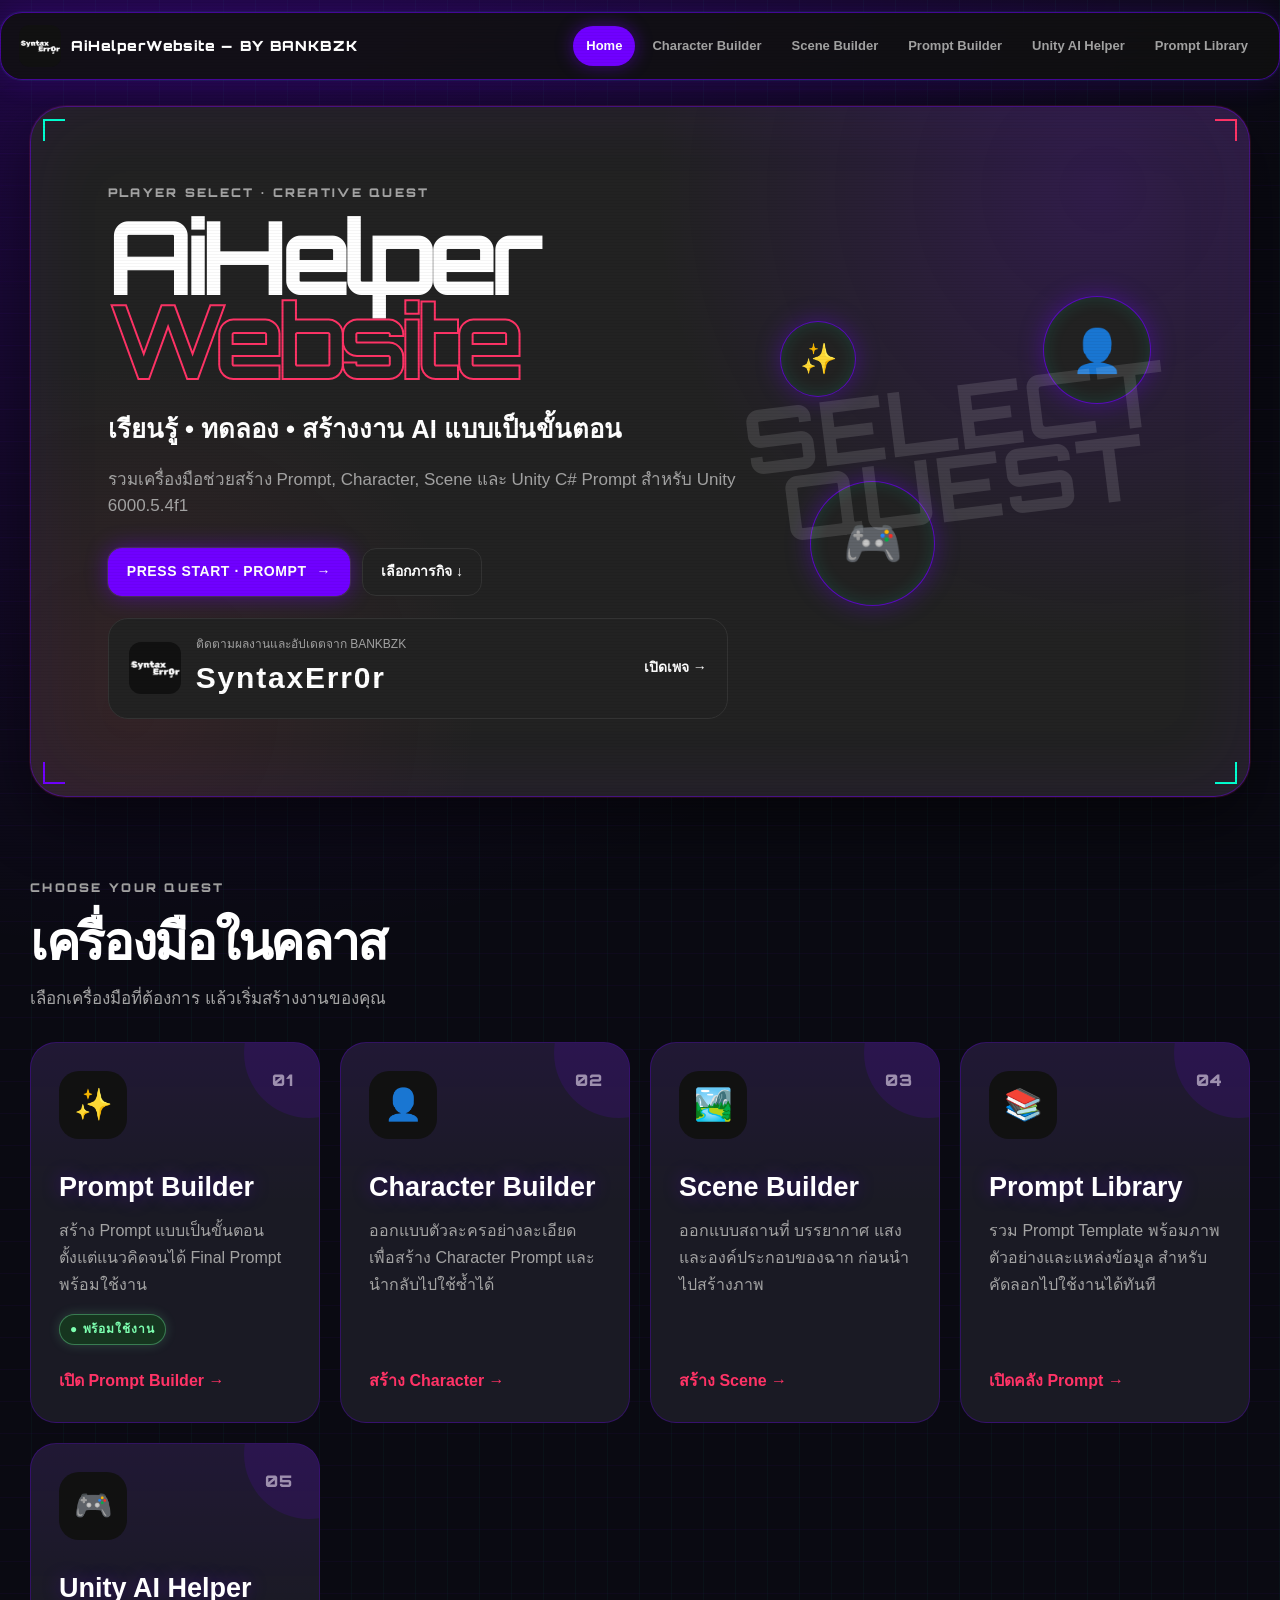
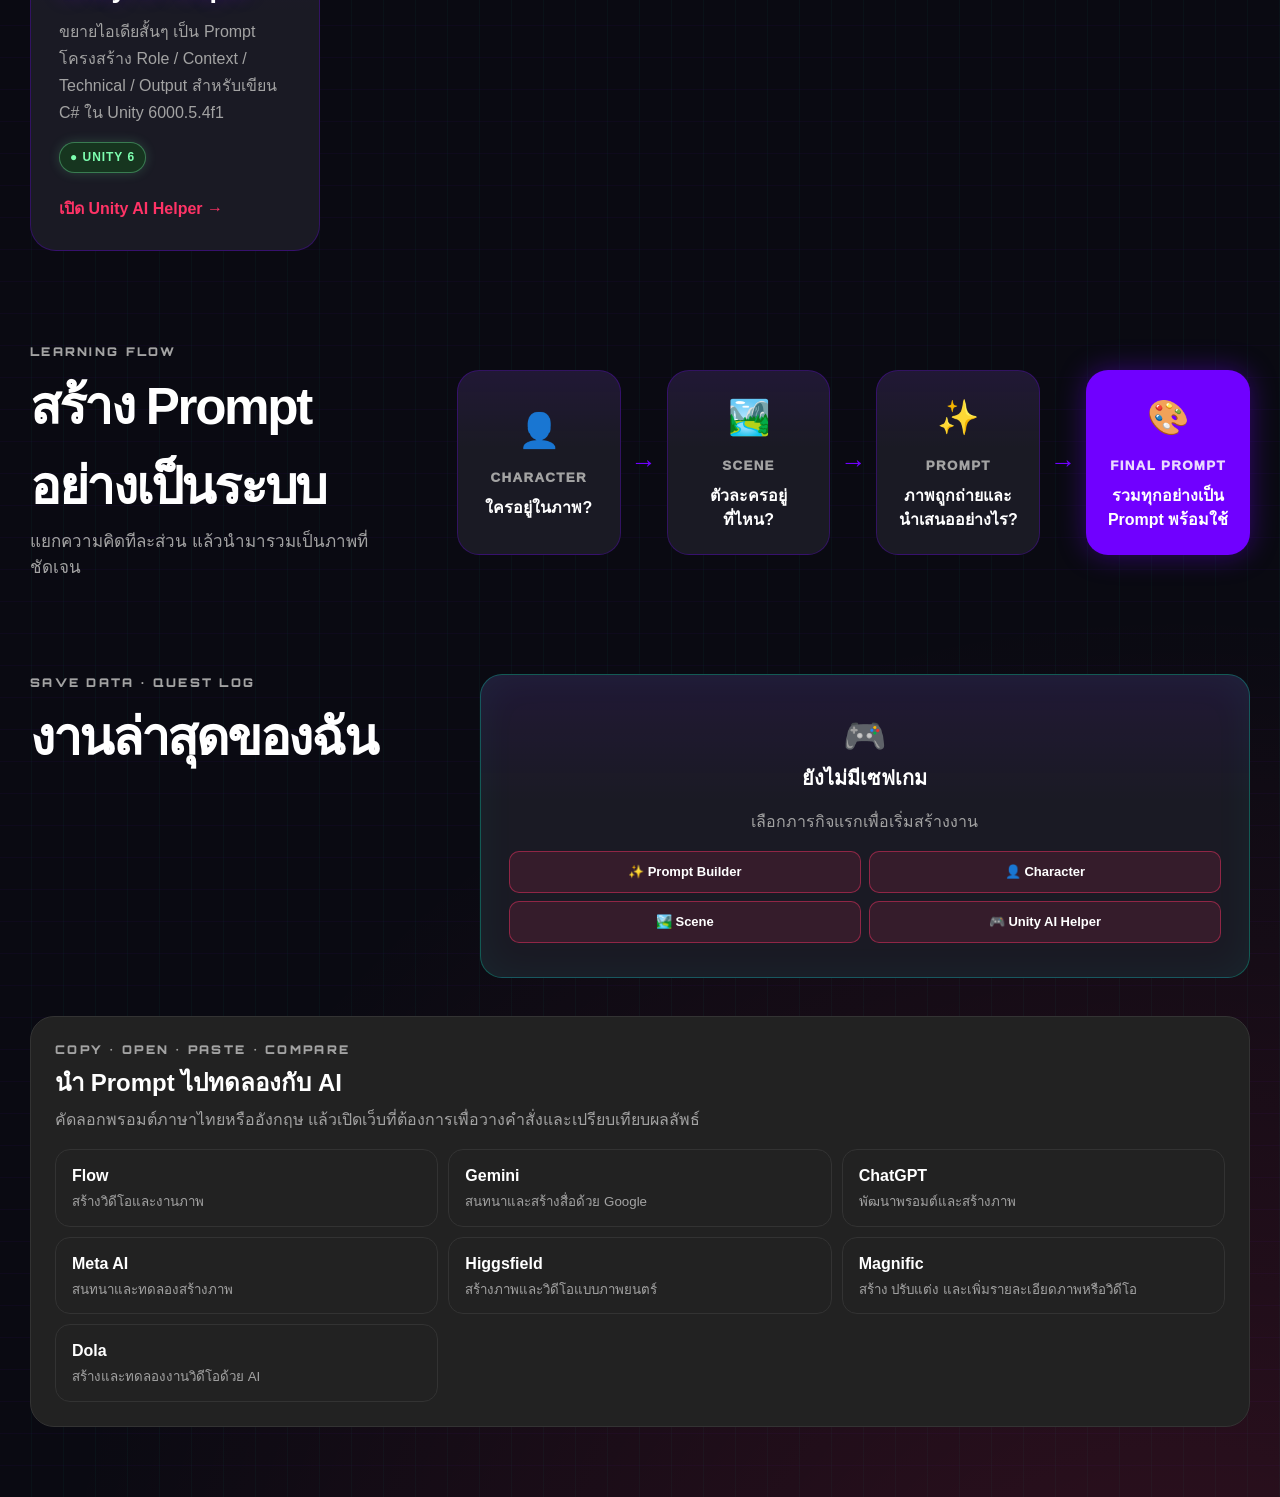
<file: index.html>
<!DOCTYPE html><html lang="th"><head>
  <meta charset="utf-8">
  <meta name="viewport" content="width=device-width, initial-scale=1.0">
  <meta name="description" content="AiHelperWebsite เครื่องมือเรียนรู้การสร้าง Prompt, Character และ Scene">
  <title>AiHelperWebsite</title>
  <link rel="stylesheet" href="css/style.css">
</head>
<body>
  <nav class="site-nav" aria-label="เมนูหลัก">
    <a class="site-brand" href="index.html"><span>AI</span> AiHelperWebsite</a>
    <button class="nav-toggle" type="button" aria-expanded="false" aria-label="เปิดเมนู">☰</button>
    <div class="nav-links">
      <a class="active" href="index.html" aria-current="page">Home</a>
      <a href="prompt-builder.html">Prompt Builder</a>
      <a href="character-builder.html">Character Builder</a>
      <a href="scene-builder.html">Scene Builder</a>
    </div>
  </nav>
  <main class="lab-shell home-page">
    <section class="home-hero">
      <div>
        <p class="eyebrow">PLAYER SELECT · CREATIVE QUEST</p>
        <h1>AiHelper<br><span>Website</span></h1>
        <h2>เรียนรู้ • ทดลอง • สร้างงาน AI แบบเป็นขั้นตอน</h2>
        <p>รวมเครื่องมือช่วยสร้าง Prompt, Character, Scene และ Unity C# Prompt สำหรับ Unity 6000.5.4f1</p>
        <div class="hero-actions"><a class="lab-button primary" href="prompt-builder.html">PRESS START · Prompt <span>→</span></a><a class="lab-button secondary" href="#tools">เลือกภารกิจ ↓</a></div>
        <a class="trouble-home-cta" href="https://www.facebook.com/people/SyntaxErr0r/61594200537782/" target="_blank" rel="noopener noreferrer"><img src="assets/syntaxerr0r-logo.png" alt="SyntaxErr0r"><div><small>ติดตามผลงานและอัปเดตจาก BANKBZK</small><strong>SyntaxErr0r</strong></div><b>เปิดเพจ →</b></a>
      </div>
      <div class="hero-visual" aria-hidden="true"><span class="orb orb-a">✨</span><span class="orb orb-b">👤</span><span class="orb orb-c">🎮</span><strong>SELECT<br>QUEST</strong></div>
    </section>

    <section id="tools" class="home-section">
      <p class="eyebrow">CHOOSE YOUR QUEST</p><h2>เครื่องมือในคลาส</h2><p class="section-lead">เลือกเครื่องมือที่ต้องการ แล้วเริ่มสร้างงานของคุณ</p>
      <div class="tool-grid">
        <article class="tool-card"><div class="tool-icon">✨</div><span class="tool-number">01</span><h3>Prompt Builder</h3><p>สร้าง Prompt แบบเป็นขั้นตอน ตั้งแต่แนวคิดจนได้ Final Prompt พร้อมใช้งาน</p><span class="status-pill">● พร้อมใช้งาน</span><a href="prompt-builder.html">เปิด Prompt Builder →</a></article>
        <article class="tool-card"><div class="tool-icon">👤</div><span class="tool-number">02</span><h3>Character Builder</h3><p>ออกแบบตัวละครอย่างละเอียด เพื่อสร้าง Character Prompt และนำกลับไปใช้ซ้ำได้</p><a href="character-builder.html">สร้าง Character →</a></article>
        <article class="tool-card"><div class="tool-icon">🏞️</div><span class="tool-number">03</span><h3>Scene Builder</h3><p>ออกแบบสถานที่ บรรยากาศ แสง และองค์ประกอบของฉาก ก่อนนำไปสร้างภาพ</p><a href="scene-builder.html">สร้าง Scene →</a></article>
        <article class="tool-card"><div class="tool-icon">📚</div><span class="tool-number">04</span><h3>Prompt Library</h3><p>รวม Prompt Template พร้อมภาพตัวอย่างและแหล่งข้อมูล สำหรับคัดลอกไปใช้งานได้ทันที</p><a href="prompt-library.html">เปิดคลัง Prompt →</a></article>
        <article class="tool-card"><div class="tool-icon">🎮</div><span class="tool-number">05</span><h3>Unity AI Helper</h3><p>ขยายไอเดียสั้นๆ เป็น Prompt โครงสร้าง Role / Context / Technical / Output สำหรับเขียน C# ใน Unity 6000.5.4f1</p><span class="status-pill">● Unity 6</span><a href="unity-builder.html">เปิด Unity AI Helper →</a></article>
      </div>
    </section>

    <section class="home-section flow-section">
      <div><p class="eyebrow">LEARNING FLOW</p><h2>สร้าง Prompt อย่างเป็นระบบ</h2><p class="section-lead">แยกความคิดทีละส่วน แล้วนำมารวมเป็นภาพที่ชัดเจน</p></div>
      <div class="learning-flow">
        <article><span>👤</span><small>CHARACTER</small><strong>ใครอยู่ในภาพ?</strong></article><b>→</b>
        <article><span>🏞️</span><small>SCENE</small><strong>ตัวละครอยู่ที่ไหน?</strong></article><b>→</b>
        <article><span>✨</span><small>PROMPT</small><strong>ภาพถูกถ่ายและนำเสนออย่างไร?</strong></article><b>→</b>
        <article class="final-step"><span>🎨</span><small>FINAL PROMPT</small><strong>รวมทุกอย่างเป็น Prompt พร้อมใช้</strong></article>
      </div>
    </section>

    <section class="home-section recent-section"><div><p class="eyebrow">SAVE DATA · QUEST LOG</p><h2>งานล่าสุดของฉัน</h2></div><div id="recentWork" class="recent-grid"></div></section>
  </main>
  <script src="js/shared.js"></script><script src="js/home.js"></script>


</body></html>
</file>
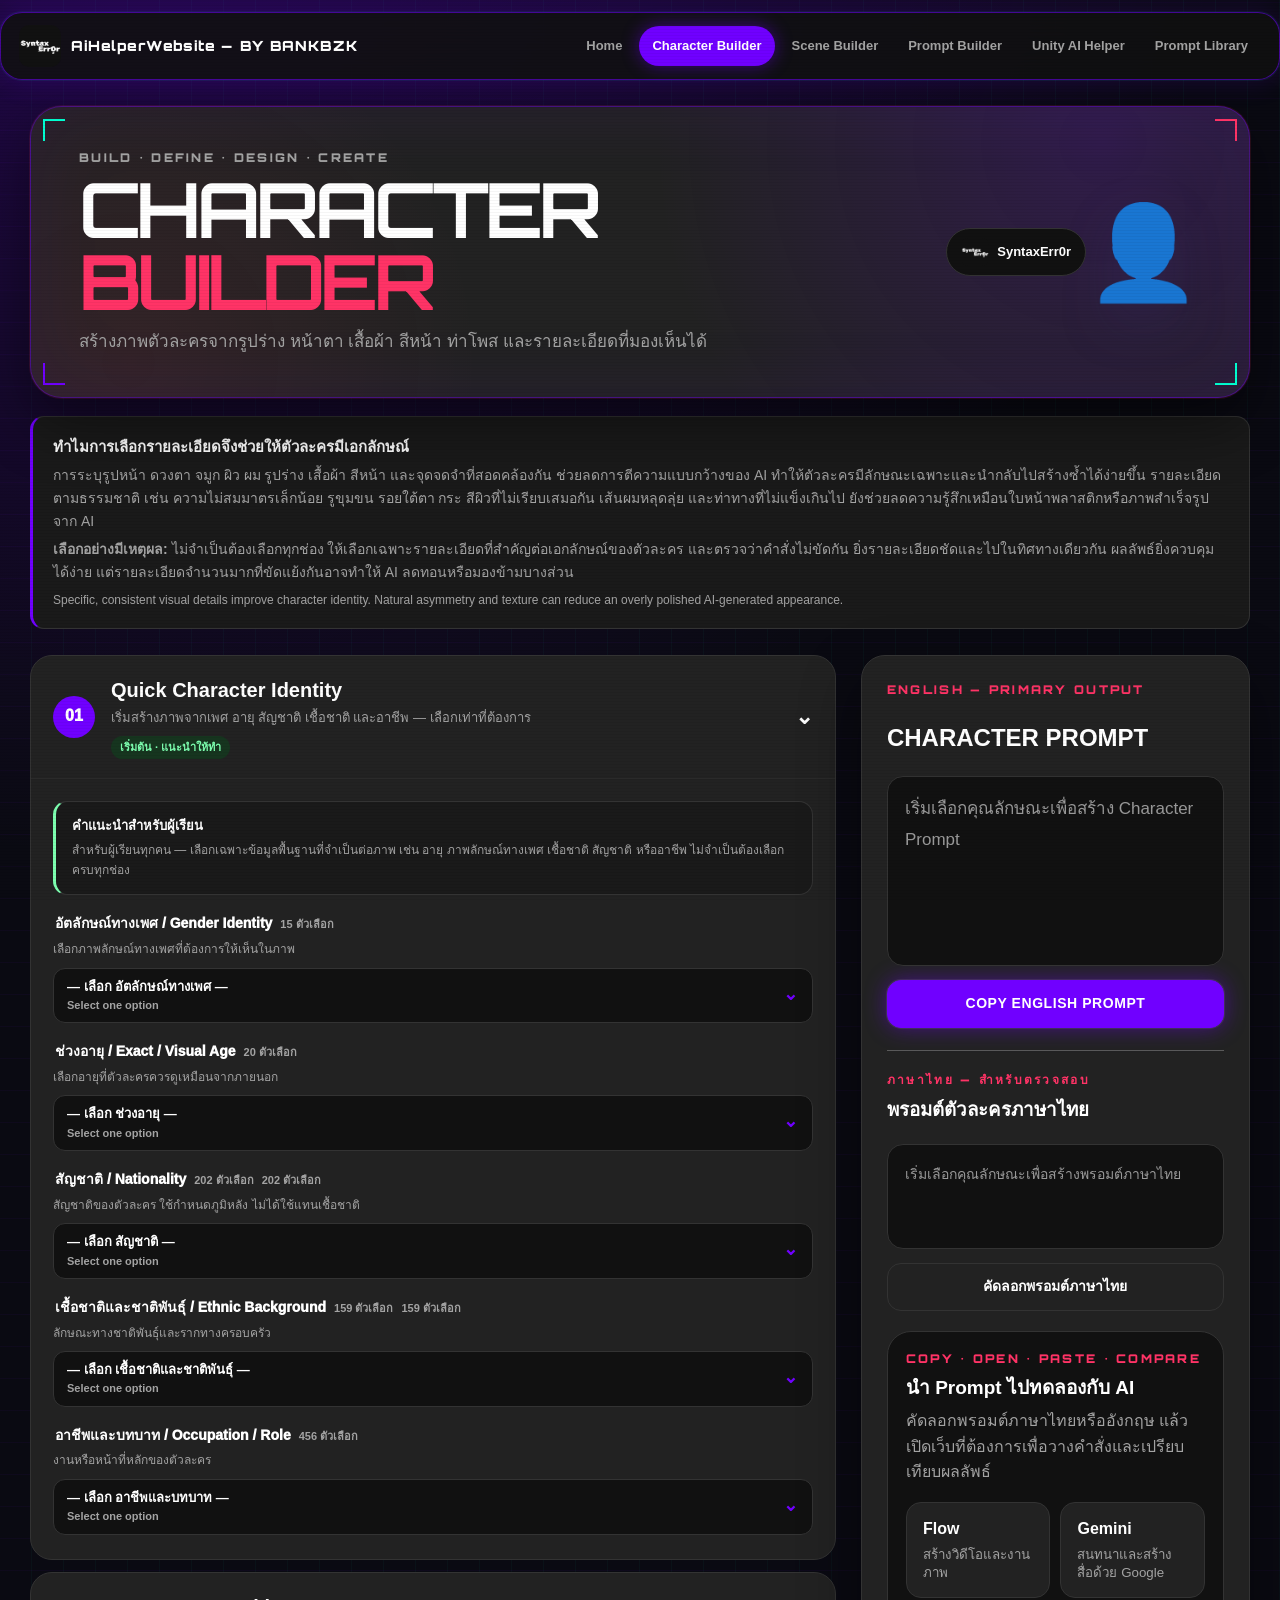
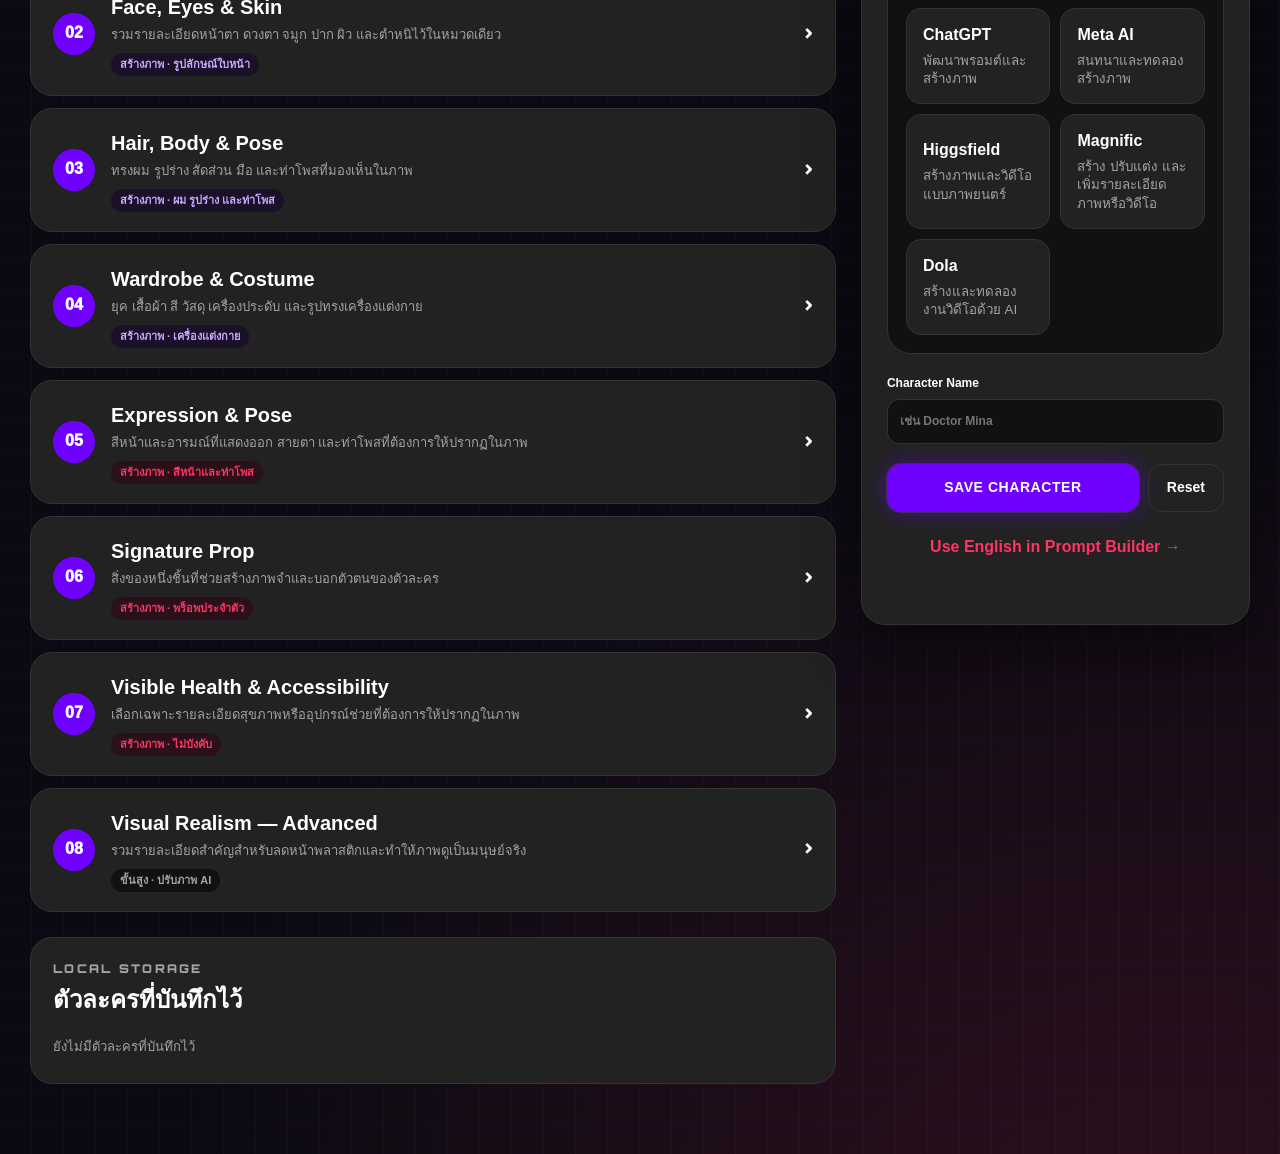
<file: character-builder.html>
<!DOCTYPE html><html lang="th"><head><meta charset="utf-8"><meta name="viewport" content="width=device-width,initial-scale=1.0"><meta name="description" content="ออกแบบตัวละครและสร้าง Character Prompt"><title>Character Builder — AiHelperWebsite</title><link rel="stylesheet" href="css/style.css"><script src="js/character-thai-options.js"></script><script src="js/character-extra-options.js"></script><script src="js/character-comprehensive-options.js"></script><script src="js/character-deep-options.js"></script><script src="js/character-play-options.js"></script><script src="js/character-visual-options.js"></script><script src="js/character-fashion-options.js"></script><script src="js/character-performance-options.js"></script><script src="js/character-creature-options.js"></script><script src="js/character-health-options.js"></script><script src="js/character-unusual-jobs.js"></script><script src="js/world-identity-options.js"></script><script src="js/prompt-options.js"></script></head>
<body data-builder="character"><nav class="site-nav" aria-label="เมนูหลัก"><a class="site-brand" href="index.html"><span>AI</span> AiHelperWebsite</a><button class="nav-toggle" type="button" aria-expanded="false" aria-label="เปิดเมนู">☰</button><div class="nav-links"><a href="index.html">Home</a><a href="prompt-builder.html">Prompt Builder</a><a class="active" href="character-builder.html" aria-current="page">Character Builder</a><a href="scene-builder.html">Scene Builder</a></div></nav>
<main class="lab-shell builder-page"><header class="builder-hero character-hero"><div><p class="eyebrow">BUILD • DEFINE • DESIGN • CREATE</p><h1>CHARACTER <span>BUILDER</span></h1><p>สร้างภาพตัวละครจากรูปร่าง หน้าตา เสื้อผ้า สีหน้า ท่าโพส และรายละเอียดที่มองเห็นได้</p></div><div class="builder-hero-icon" aria-hidden="true">👤</div></header><div class="builder-layout"><section><div id="builderSections" class="builder-sections"></div><section class="saved-panel"><div><p class="eyebrow">LOCAL STORAGE</p><h2>ตัวละครที่บันทึกไว้</h2></div><div id="savedItems" class="saved-items"></div></section></section><aside class="live-preview"><div class="preview-card builder-preview"><p class="eyebrow">ENGLISH — PRIMARY OUTPUT</p><h2>CHARACTER PROMPT</h2><div id="promptOutput" class="prompt-output empty"></div><button id="copyPrompt" class="lab-button primary full">Copy English Prompt</button><div class="bilingual-output"><p class="eyebrow">ภาษาไทย — สำหรับตรวจสอบ</p><h3>พรอมต์ตัวละครภาษาไทย</h3><div id="thaiPromptOutput" class="prompt-output compact empty"></div><button id="copyThaiPrompt" class="lab-button secondary full">คัดลอกพรอมต์ภาษาไทย</button></div><div class="preview-actions"><button id="saveItem" class="lab-button primary">Save Character</button><button id="resetBuilder" class="lab-button ghost">Reset</button></div><button id="useInPrompt" class="use-prompt-button">Use English in Prompt Builder →</button><div id="builderToast" class="toast"></div></div></aside></div></main><script src="js/shared.js"></script><script src="js/builders.js"></script>
</body></html>
</file>
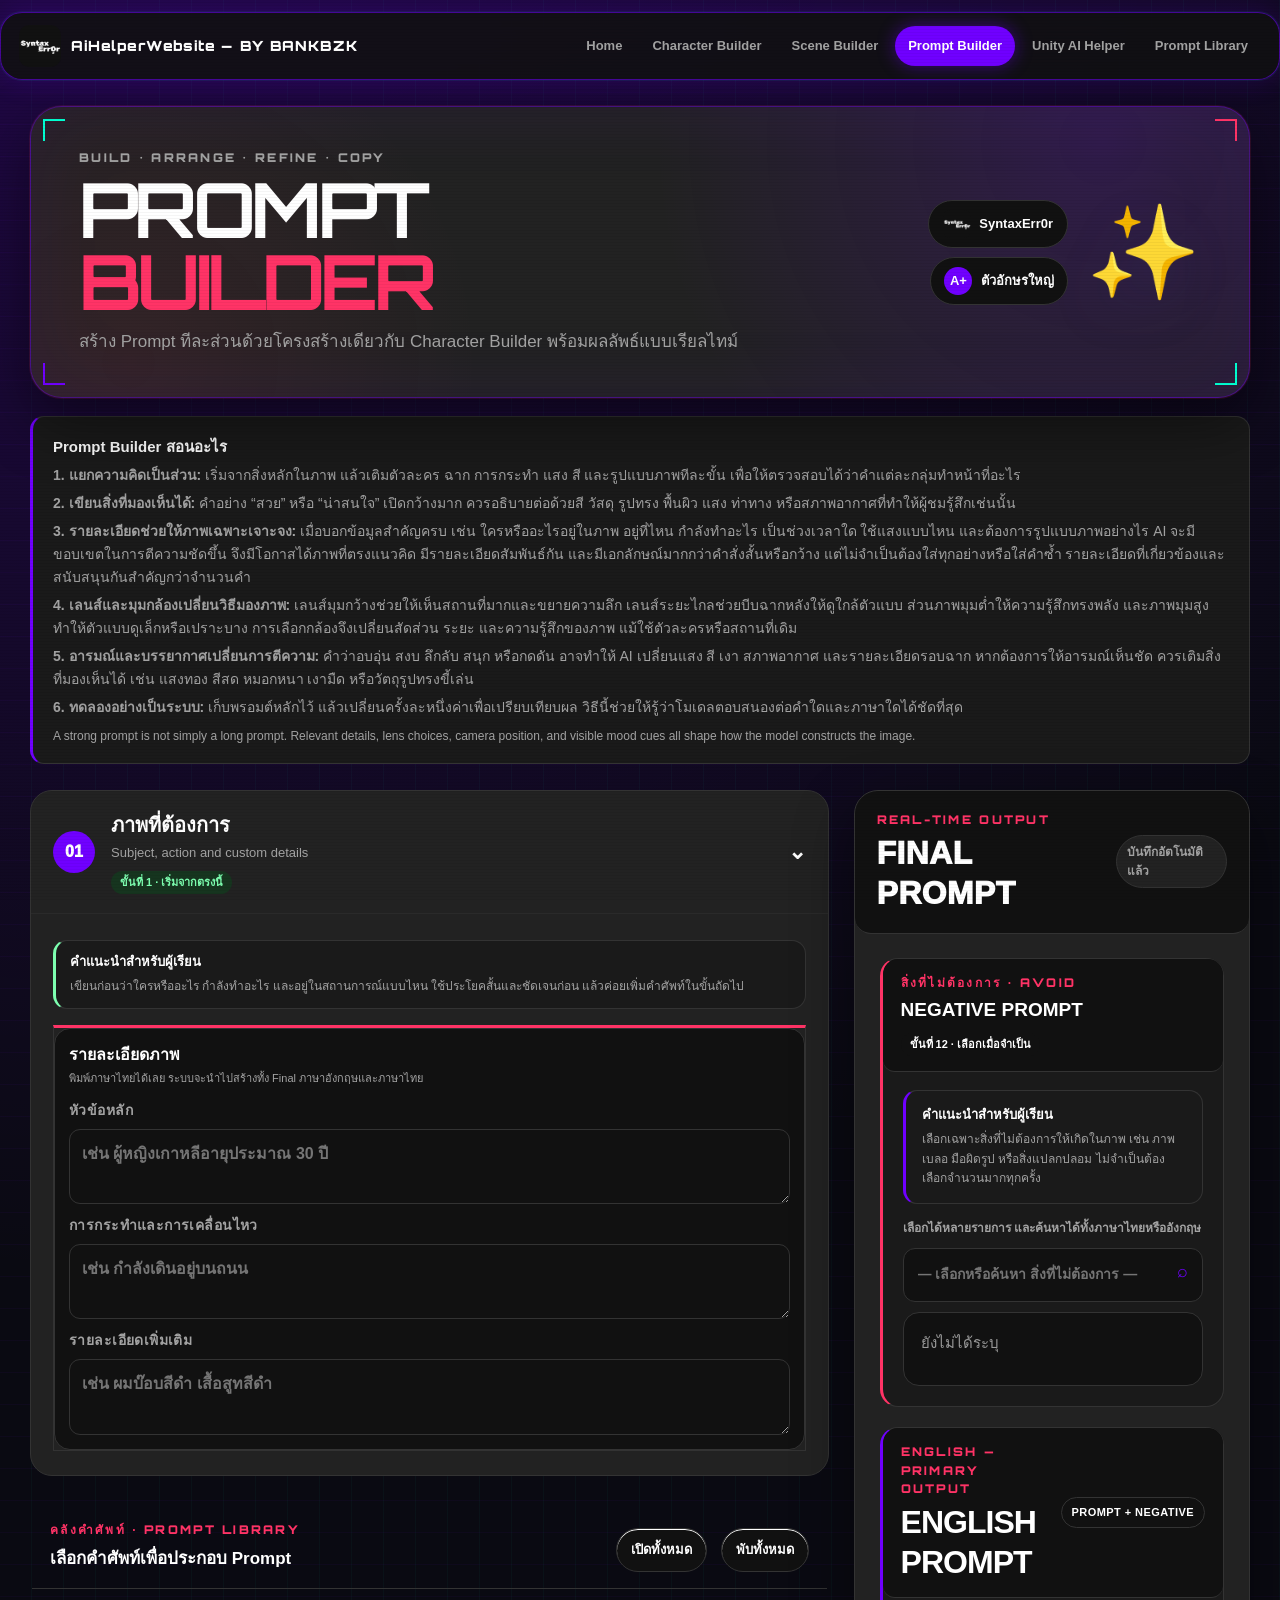
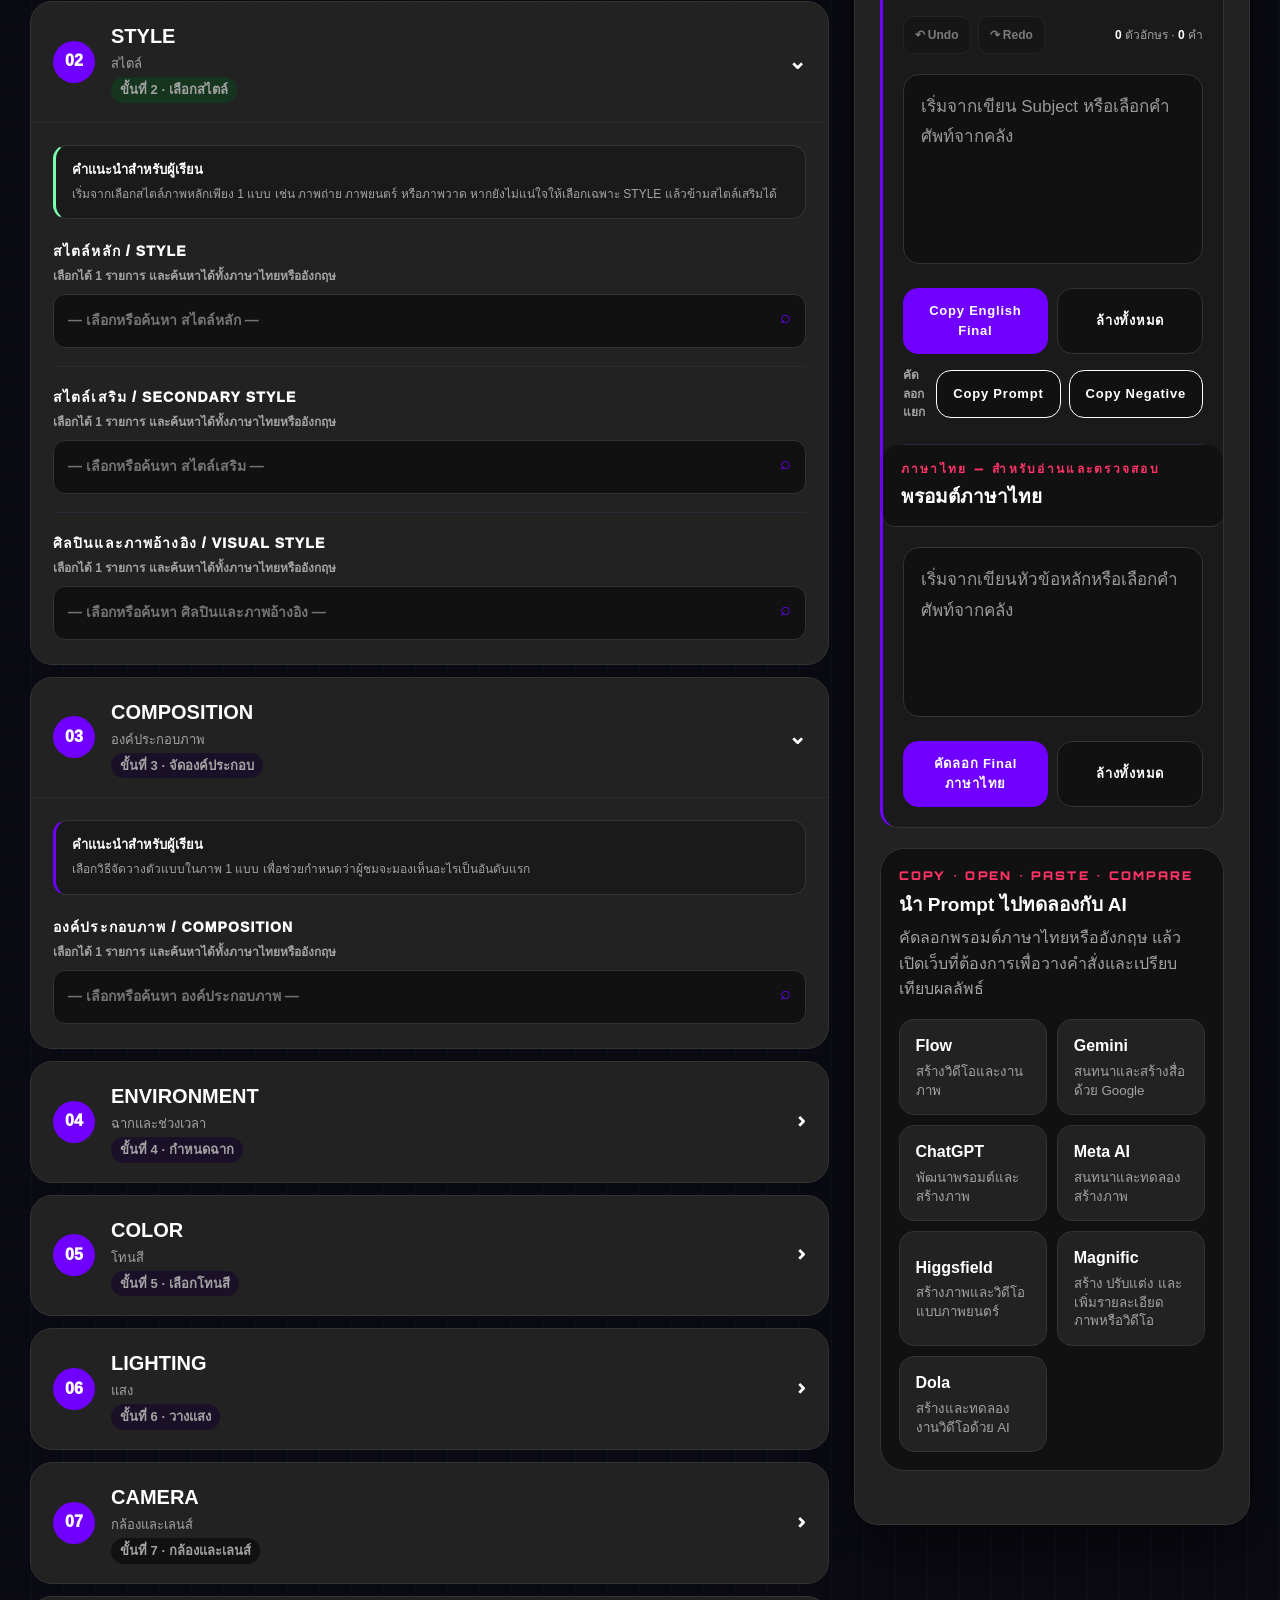
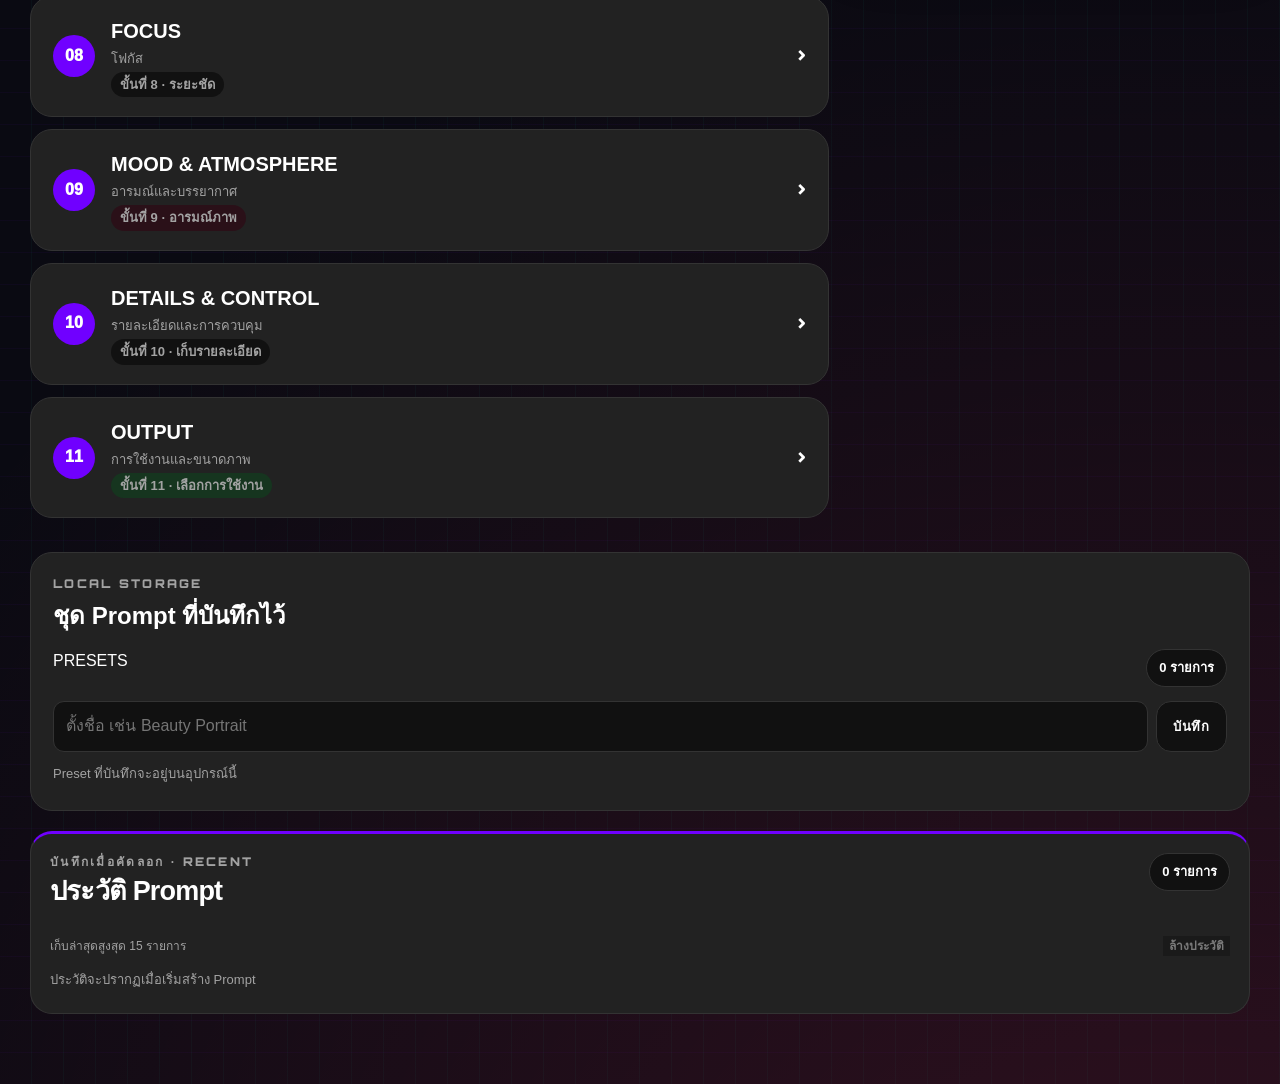
<file: prompt-builder.html>
<!DOCTYPE html><html lang="th"><head>
  <meta charset="utf-8">
  <meta name="viewport" content="width=device-width, initial-scale=1.0">
  <meta name="description" content="สร้าง Prompt แบบละเอียดจากคลังคำศัพท์ของ BANKBZK">
  <title>Prompt Builder — AiHelperWebsite</title>
  <link rel="stylesheet" href="css/style.css">
</head>
<body class="prompt-builder-page">
  <nav class="site-nav" aria-label="เมนูหลัก">
    <a class="site-brand" href="index.html"><span>AI</span> AiHelperWebsite</a>
    <button class="nav-toggle" type="button" aria-expanded="false" aria-label="เปิดเมนู">☰</button>
    <div class="nav-links">
      <a href="index.html">Home</a><a class="active" href="prompt-builder.html" aria-current="page">Prompt Builder</a><a href="character-builder.html">Character Builder</a><a href="scene-builder.html">Scene Builder</a>
    </div>
  </nav>

  <main class="lab-shell builder-page prompt-lab-page">
    <header class="builder-hero prompt-hero">
      <div><p class="eyebrow">BUILD • ARRANGE • REFINE • COPY</p><h1>PROMPT <span>BUILDER</span></h1><p>สร้าง Prompt ทีละส่วนด้วยโครงสร้างเดียวกับ Character Builder พร้อมผลลัพธ์แบบเรียลไทม์</p></div>
      <div class="prompt-hero-actions"><a class="social-link" href="https://www.facebook.com/people/SyntaxErr0r/61594200537782/" target="_blank" rel="noopener noreferrer"><img src="assets/syntaxerr0r-logo.png" alt=""><span>f</span> SyntaxErr0r</a><button id="largeTextToggle" class="accessibility-toggle" type="button" aria-pressed="false"><span>A+</span> ตัวอักษรใหญ่</button></div>
      <div class="builder-hero-icon" aria-hidden="true">✨</div>
    </header>

    <div class="builder-layout prompt-builder-layout">
      <section class="prompt-control-column" aria-label="เครื่องมือสร้าง Prompt">
        <div class="builder-sections prompt-fixed-sections">
          <article class="builder-section prompt-start-section learning-essential">
            <button class="builder-section-head prompt-static-toggle" type="button" aria-expanded="true"><span>01</span><div><h2>ภาพที่ต้องการ</h2><p>Subject, action and custom details</p><small class="section-learning-level">ขั้นที่ 1 · เริ่มจากตรงนี้</small></div><b>⌄</b></button>
            <div class="builder-section-body"><aside class="section-learning-note"><strong>คำแนะนำสำหรับผู้เรียน</strong><p>เขียนก่อนว่าใครหรืออะไร กำลังทำอะไร และอยู่ในสถานการณ์แบบไหน ใช้ประโยคสั้นและชัดเจนก่อน แล้วค่อยเพิ่มคำศัพท์ในขั้นถัดไป</p></aside><section class="subject-panel prompt-inline-panel" aria-label="รายละเอียดภาพ"><div class="prompt-language-fields thai-only-fields"><div class="language-field-group thai-fields"><p><strong>รายละเอียดภาพ</strong><small>พิมพ์ภาษาไทยได้เลย ระบบจะนำไปสร้างทั้ง Final ภาษาอังกฤษและภาษาไทย</small></p><label class="field">หัวข้อหลัก<textarea id="subjectTh" rows="2" placeholder="เช่น ผู้หญิงเกาหลีอายุประมาณ 30 ปี"></textarea></label><label class="field">การกระทำและการเคลื่อนไหว<textarea id="actionTh" rows="2" placeholder="เช่น กำลังเดินอยู่บนถนน"></textarea></label><label class="field">รายละเอียดเพิ่มเติม<textarea id="customDetailsTh" rows="2" placeholder="เช่น ผมบ๊อบสีดำ เสื้อสูทสีดำ"></textarea></label></div></div></section></div>
          </article>
        </div>

        <div class="section-toolbar prompt-library-toolbar"><div><span class="eyebrow">คลังคำศัพท์ · PROMPT LIBRARY</span><strong>เลือกคำศัพท์เพื่อประกอบ Prompt</strong><span id="selectionSummary" class="sr-only"></span></div><div class="toolbar-actions"><button id="expandAll" class="text-button">เปิดทั้งหมด</button><button id="collapseAll" class="text-button">พับทั้งหมด</button></div></div>

        <div id="sections" class="prompt-generated-sections"></div>

      </section>

      <aside class="live-preview prompt-live-preview" aria-label="ผลลัพธ์ Prompt">
        <div class="preview-card builder-preview prompt-builder-preview">
          <div class="preview-heading"><div><p class="eyebrow">REAL-TIME OUTPUT</p><h2>FINAL PROMPT</h2></div><span id="saveStatus" class="save-status">บันทึกอัตโนมัติแล้ว</span></div>
          <div class="negative-block"><div class="preview-heading compact"><div><p class="eyebrow">สิ่งที่ไม่ต้องการ · AVOID</p><h3>NEGATIVE PROMPT</h3><small class="section-learning-level">ขั้นที่ 12 · เลือกเมื่อจำเป็น</small></div></div><aside class="section-learning-note"><strong>คำแนะนำสำหรับผู้เรียน</strong><p>เลือกเฉพาะสิ่งที่ไม่ต้องการให้เกิดในภาพ เช่น ภาพเบลอ มือผิดรูป หรือสิ่งแปลกปลอม ไม่จำเป็นต้องเลือกจำนวนมากทุกครั้ง</p></aside><div id="negativeCategory" class="negative-category"></div><div id="negativePreview" class="negative-output empty">ยังไม่ได้ระบุ</div></div>
          <section class="final-output-block" aria-labelledby="final-output-title">
            <div class="preview-heading"><div><p class="eyebrow">ENGLISH — PRIMARY OUTPUT</p><h2 id="final-output-title">ENGLISH PROMPT</h2></div><span class="combined-badge">PROMPT + NEGATIVE</span></div>
            <div class="output-tools"><div class="history-controls"><button id="undoButton" class="icon-text-button" type="button" disabled="">↶ Undo</button><button id="redoButton" class="icon-text-button" type="button" disabled="">↷ Redo</button></div><div id="promptLength" class="prompt-length"><strong>0</strong> ตัวอักษร · <strong>0</strong> คำ</div></div>
            <p id="lengthWarning" class="length-warning" role="status" hidden=""></p>
            <div id="promptPreview" class="prompt-output empty" tabindex="0">เริ่มจากเขียน Subject หรือเลือกคำศัพท์จากคลัง</div>
            <div class="main-actions"><button class="button primary copy-all-button" data-copy="all">Copy English Final</button><button id="clearAll" class="button ghost">ล้างทั้งหมด</button></div>
            <div class="quick-copy"><span>คัดลอกแยก</span><button class="button secondary" data-copy="prompt">Copy Prompt</button><button class="button secondary" data-copy="negative">Copy Negative</button></div>
            <div class="prompt-thai-output">
              <div class="preview-heading compact"><div><p class="eyebrow">ภาษาไทย — สำหรับอ่านและตรวจสอบ</p><h3>พรอมต์ภาษาไทย</h3></div></div>
              <div id="thaiPromptPreview" class="prompt-output empty" tabindex="0">เริ่มจากเขียนหัวข้อหลักหรือเลือกคำศัพท์จากคลัง</div>
              <div class="main-actions thai-copy-actions"><button class="button primary" data-copy="all-th">คัดลอก Final ภาษาไทย</button><button id="clearAllThai" class="button ghost">ล้างทั้งหมด</button></div>
            </div>
          </section>
          <div id="toast" class="toast" role="status" aria-live="polite"></div>
        </div>
      </aside>
    </div>

    <div class="prompt-bottom-panels">
      <section class="saved-panel prompt-saved-panel">
        <div><p class="eyebrow">LOCAL STORAGE</p><h2>ชุด Prompt ที่บันทึกไว้</h2></div><div class="panel-heading compact"><span>PRESETS</span><span id="presetCount" class="count-badge">0 รายการ</span></div><div class="preset-save-row"><input id="presetName" type="text" placeholder="ตั้งชื่อ เช่น Beauty Portrait"><button id="savePreset" class="button secondary">บันทึก</button></div><div id="presetList" class="preset-list"><p class="empty-state">Preset ที่บันทึกจะอยู่บนอุปกรณ์นี้</p></div>
      </section>

      <section class="saved-panel history-card prompt-history-panel" aria-labelledby="history-title">
        <div class="panel-heading compact"><div><p class="eyebrow">บันทึกเมื่อคัดลอก · RECENT</p><h2 id="history-title">ประวัติ Prompt</h2></div><span id="historyCount" class="count-badge">0 รายการ</span></div><div class="history-toolbar"><span>เก็บล่าสุดสูงสุด 15 รายการ</span><button id="clearHistory" class="clear-history" type="button">ล้างประวัติ</button></div><div id="historyList" class="history-list"><p class="empty-state">ประวัติจะปรากฏเมื่อเริ่มสร้าง Prompt</p></div>
      </section>
    </div>
  </main>

  <script src="js/shared.js"></script><script src="js/prompt-options.js"></script><script src="js/script.js"></script>


</body></html>
</file>
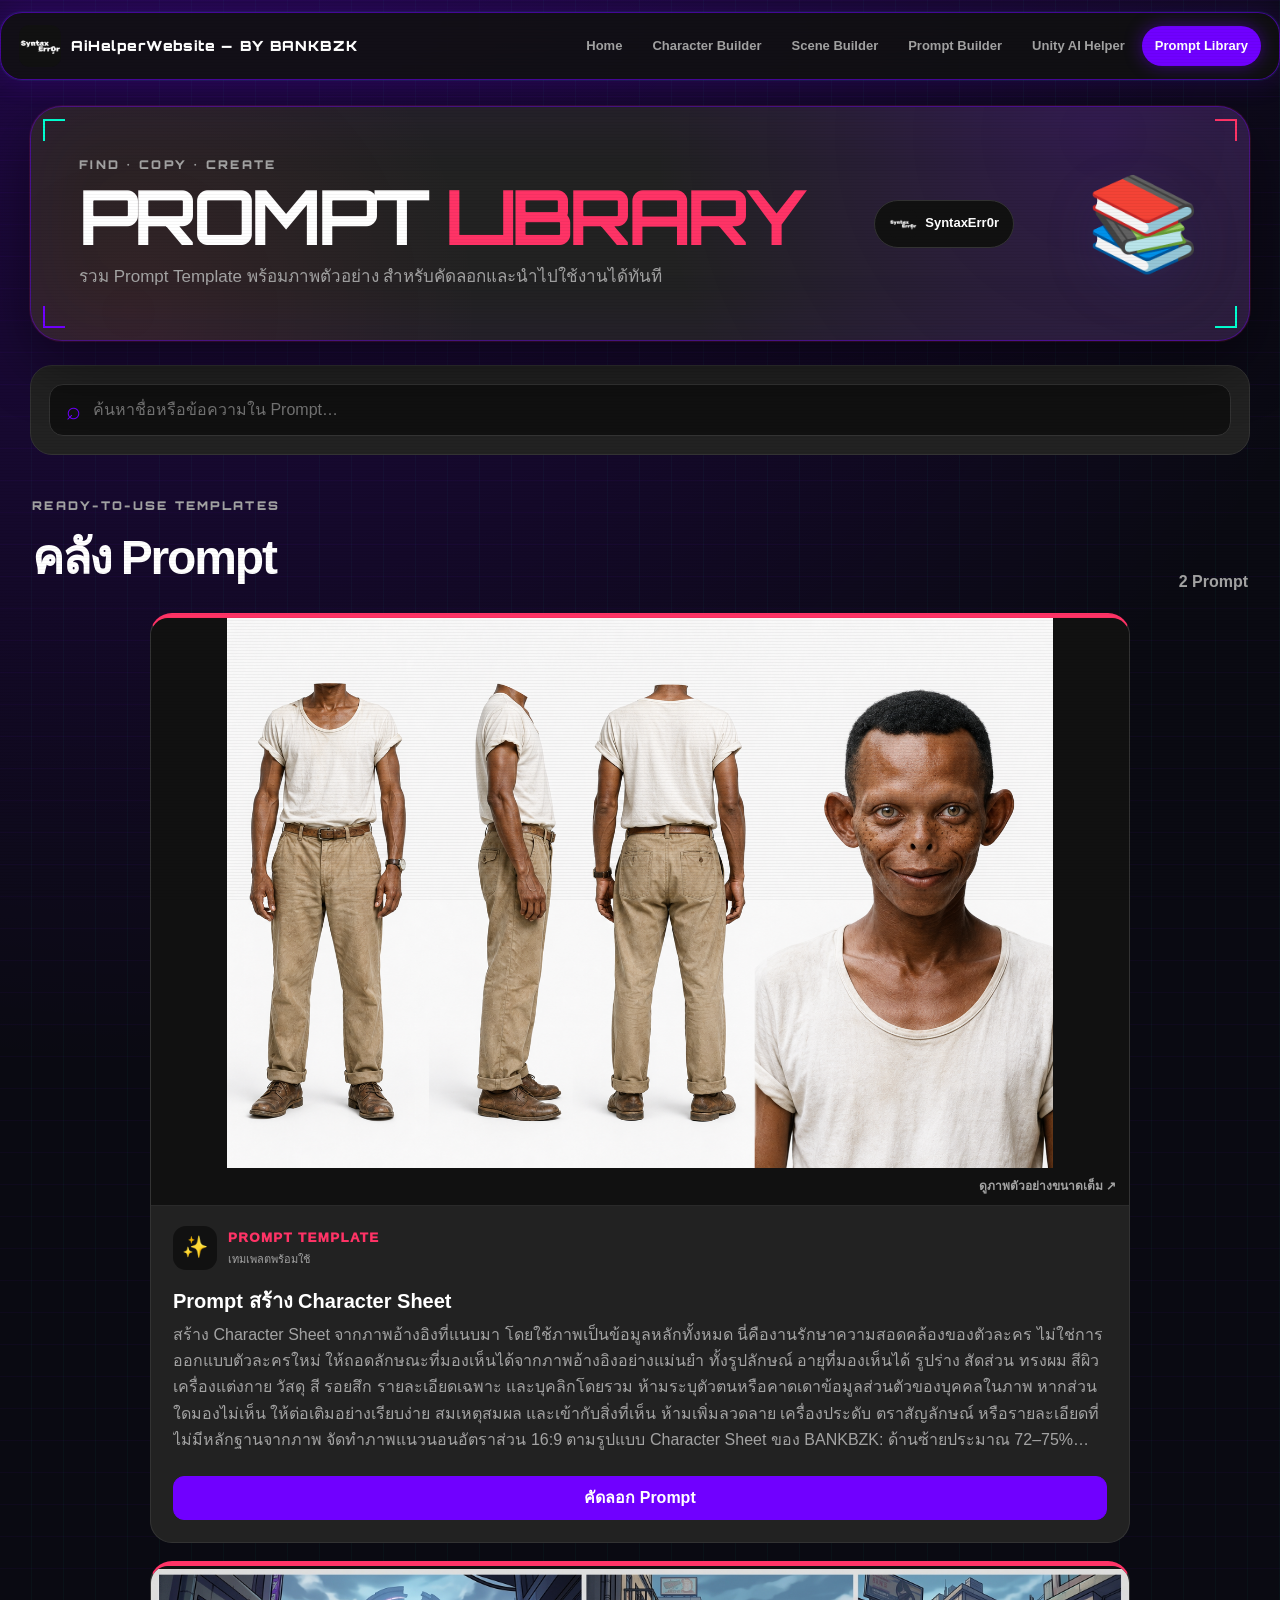
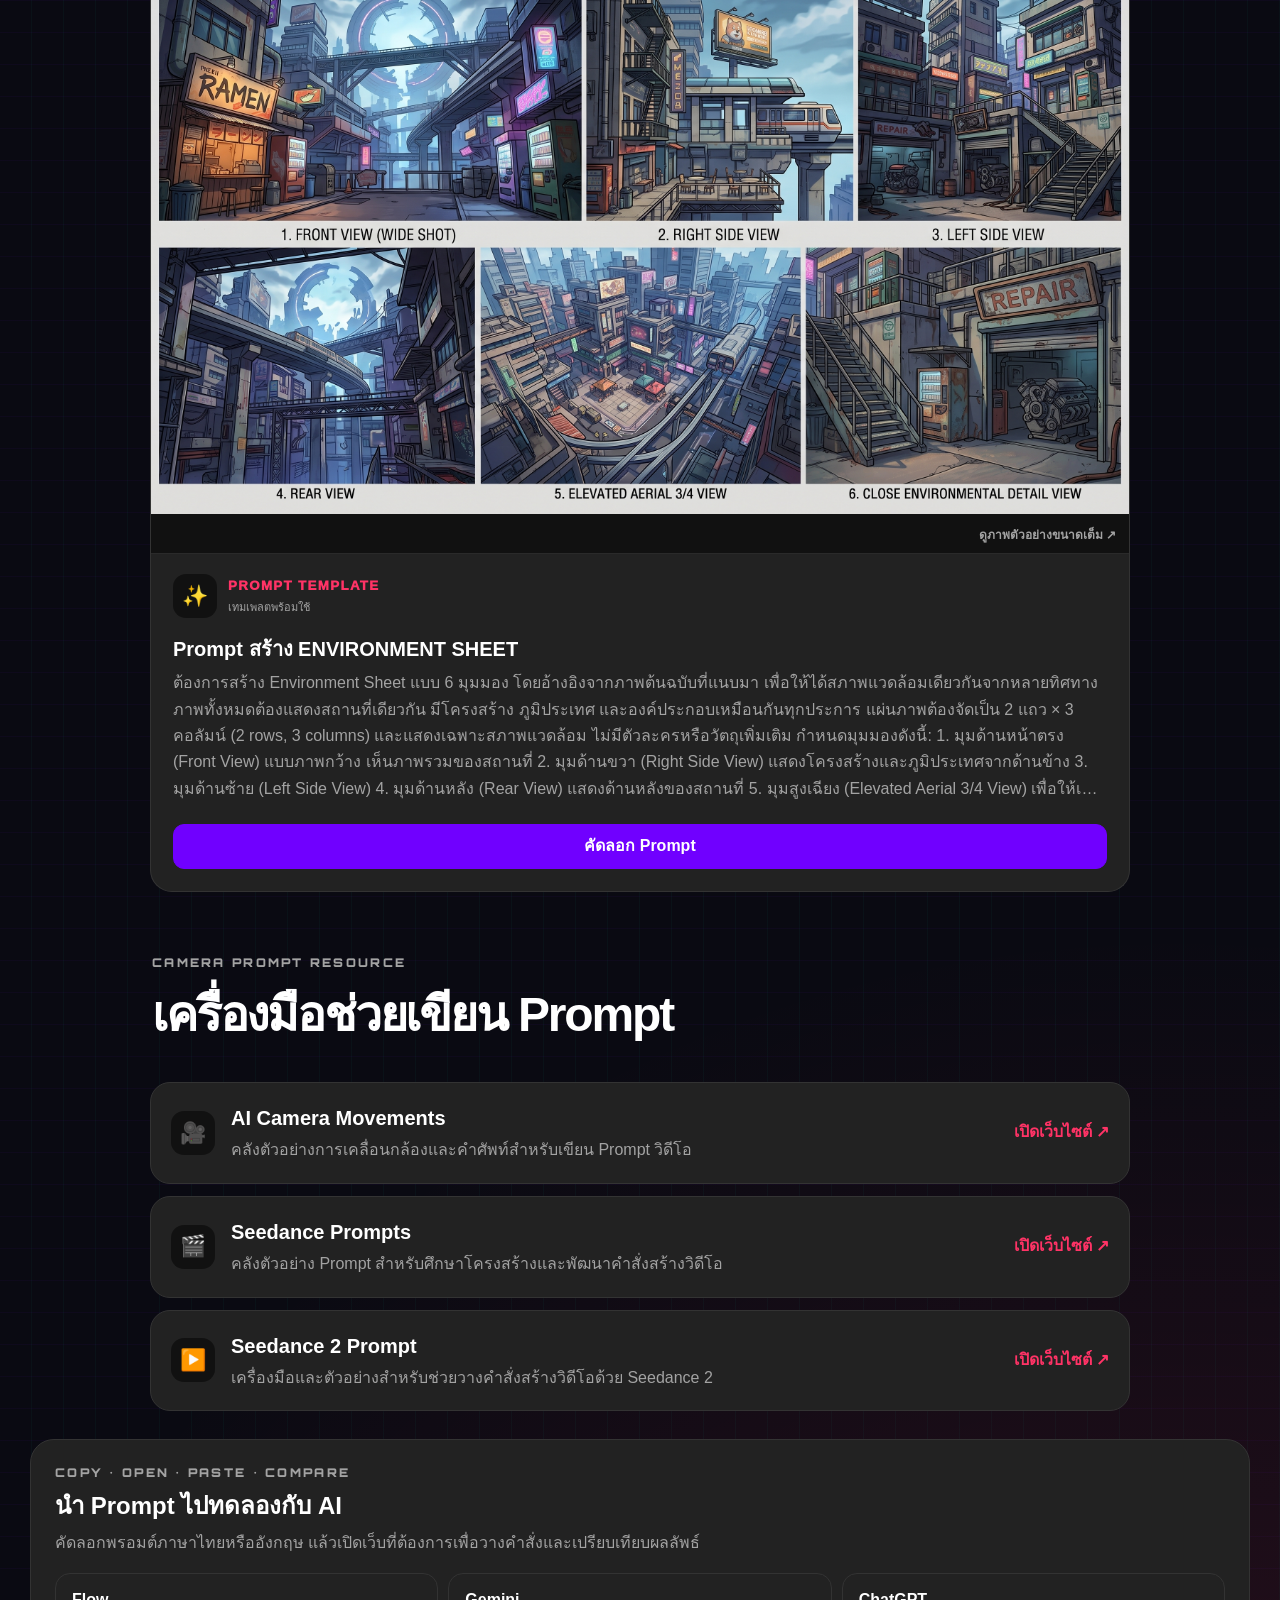
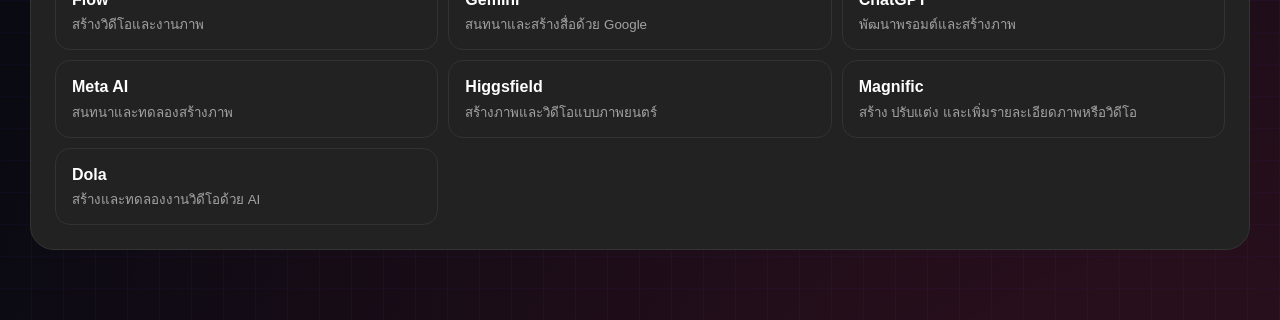
<file: prompt-library.html>
<!DOCTYPE html><html lang="th"><head>
  <meta charset="utf-8">
  <meta name="viewport" content="width=device-width, initial-scale=1.0">
  <meta name="description" content="คลัง Prompt Template พร้อมใช้ใน AiHelperWebsite">
  <title>Prompt Library — AiHelperWebsite</title>
  <link rel="stylesheet" href="css/style.css">
</head>
<body class="library-page">
  <nav class="site-nav" aria-label="เมนูหลัก">
    <a class="site-brand" href="index.html"><span>AI</span> AiHelperWebsite</a>
    <button class="nav-toggle" type="button" aria-expanded="false" aria-label="เปิดเมนู">☰</button>
    <div class="nav-links">
      <a href="index.html">Home</a><a class="active" href="prompt-library.html" aria-current="page">Prompt Library</a><a href="prompt-builder.html">Prompt Builder</a><a href="character-builder.html">Character Builder</a><a href="scene-builder.html">Scene Builder</a>
    </div>
  </nav>
  <main class="lab-shell library-shell">
    <header class="builder-hero library-hero">
      <div><p class="eyebrow">FIND • COPY • CREATE</p><h1>PROMPT <span>LIBRARY</span></h1><p>รวม Prompt Template พร้อมภาพตัวอย่าง สำหรับคัดลอกและนำไปใช้งานได้ทันที</p></div>
      <div class="builder-hero-icon" aria-hidden="true">📚</div>
    </header>
    <section class="library-controls" aria-label="ค้นหาคลัง Prompt">
      <label class="library-search"><span aria-hidden="true">⌕</span><input id="librarySearch" type="search" placeholder="ค้นหาชื่อหรือข้อความใน Prompt…" autocomplete="off"></label>
    </section>
    <section class="library-heading"><div><p class="eyebrow">READY-TO-USE TEMPLATES</p><h2>คลัง Prompt</h2></div><p id="librarySummary" aria-live="polite">0 รายการ</p></section>
    <section id="libraryGrid" class="library-grid" aria-live="polite"></section>
    <section class="library-resources" aria-labelledby="promptResourceTitle">
      <div class="library-heading"><div><p class="eyebrow">CAMERA PROMPT RESOURCE</p><h2 id="promptResourceTitle">เครื่องมือช่วยเขียน Prompt</h2></div></div>
      <a class="library-resource-card" href="https://aicameramovements.com/" target="_blank" rel="noopener noreferrer">
        <span class="library-type-icon" aria-hidden="true">🎥</span>
        <div><strong>AI Camera Movements</strong><p>คลังตัวอย่างการเคลื่อนกล้องและคำศัพท์สำหรับเขียน Prompt วิดีโอ</p></div>
        <b>เปิดเว็บไซต์ ↗</b>
      </a>
      <a class="library-resource-card" href="https://seedanceprompts.com/" target="_blank" rel="noopener noreferrer">
        <span class="library-type-icon" aria-hidden="true">🎬</span>
        <div><strong>Seedance Prompts</strong><p>คลังตัวอย่าง Prompt สำหรับศึกษาโครงสร้างและพัฒนาคำสั่งสร้างวิดีโอ</p></div>
        <b>เปิดเว็บไซต์ ↗</b>
      </a>
      <a class="library-resource-card" href="https://www.seedance2prompt.com/" target="_blank" rel="noopener noreferrer">
        <span class="library-type-icon" aria-hidden="true">▶️</span>
        <div><strong>Seedance 2 Prompt</strong><p>เครื่องมือและตัวอย่างสำหรับช่วยวางคำสั่งสร้างวิดีโอด้วย Seedance 2</p></div>
        <b>เปิดเว็บไซต์ ↗</b>
      </a>
    </section>
    <div id="libraryToast" class="library-toast" role="status" aria-live="polite"></div>
  </main>
  <script src="js/shared.js"></script><script src="js/prompt-library.js"></script>


</body></html>
</file>
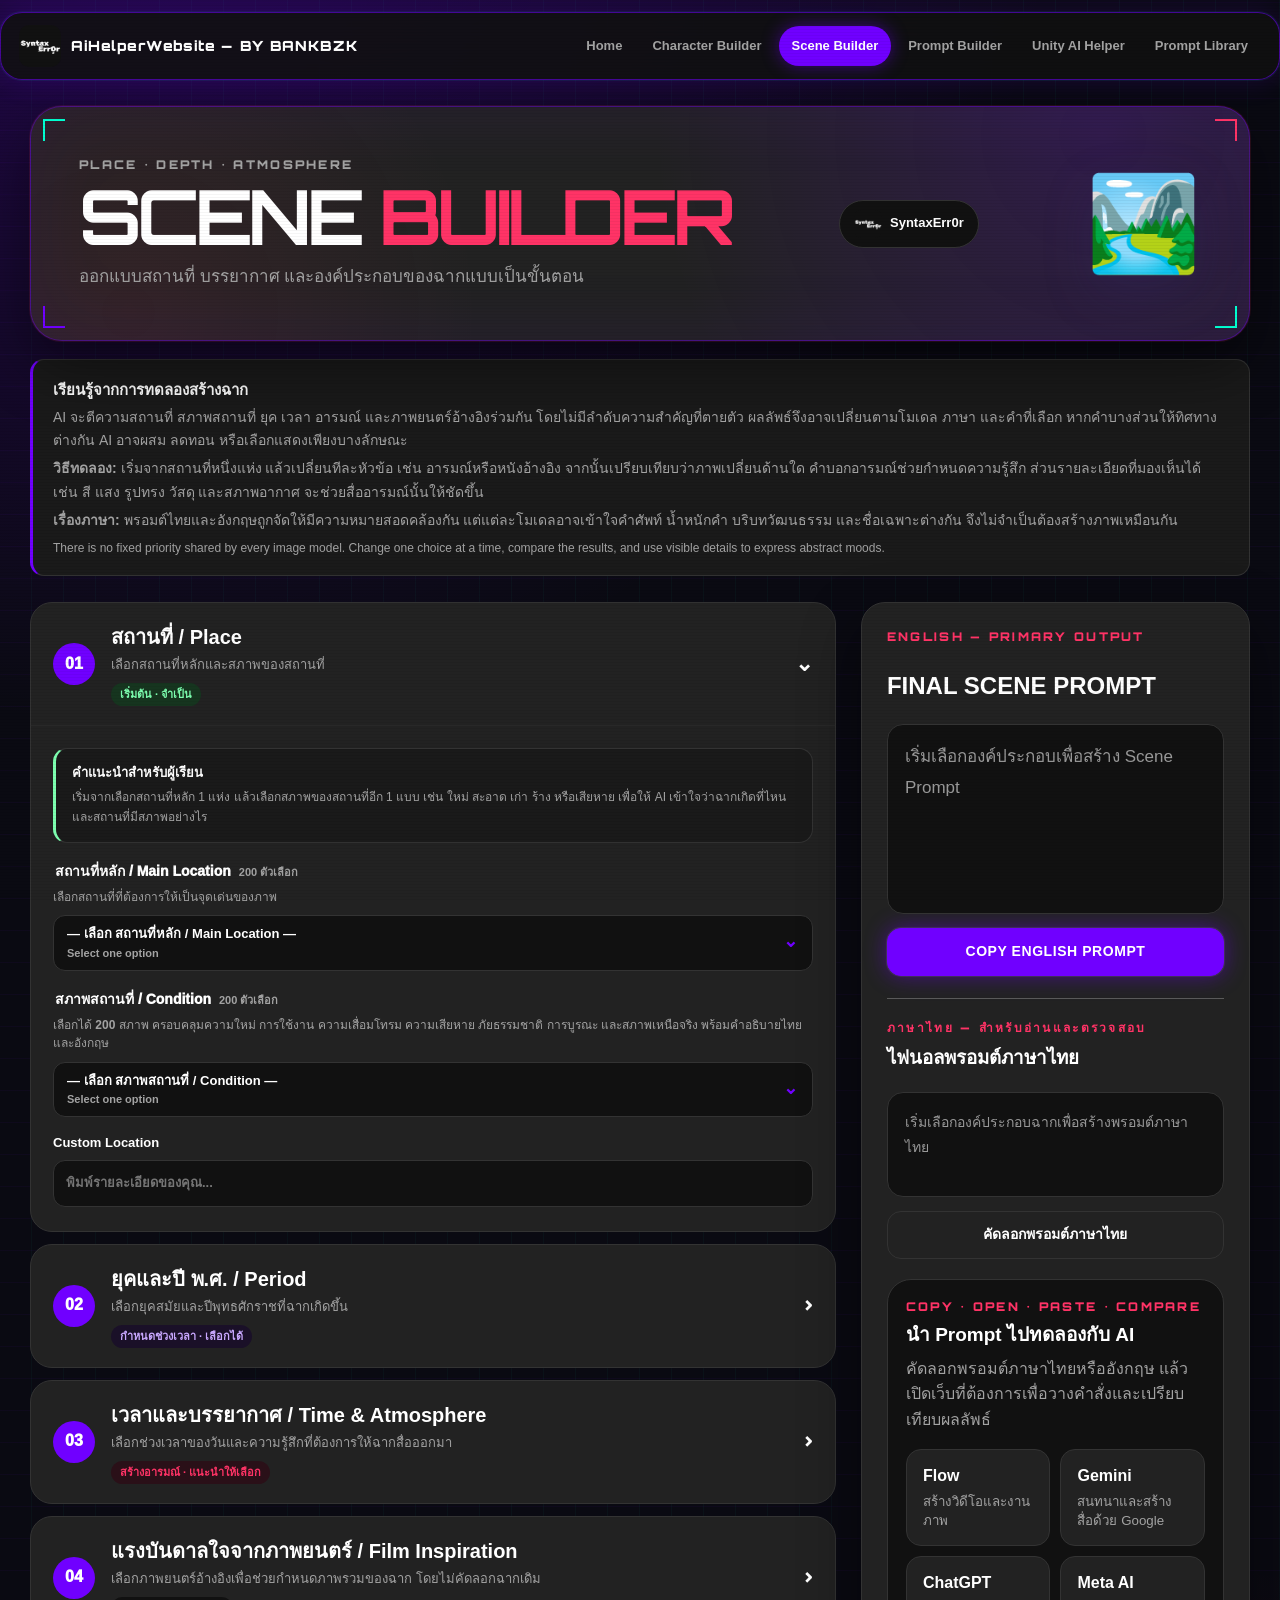
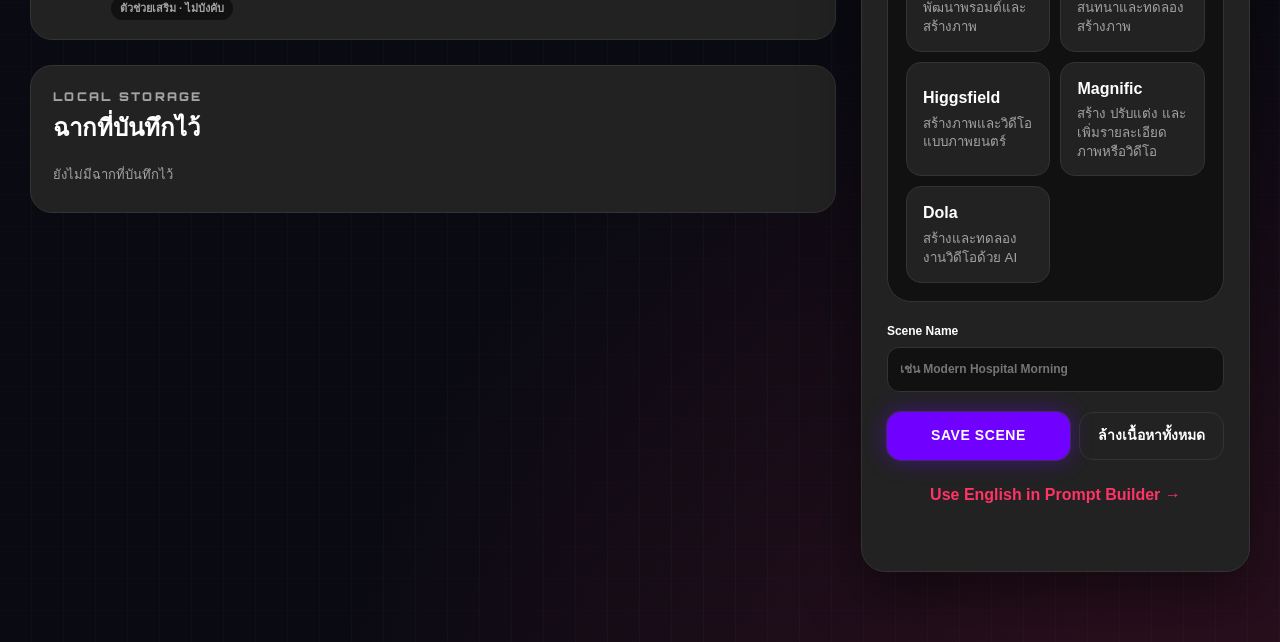
<file: scene-builder.html>
<!DOCTYPE html><html lang="th"><head><meta charset="utf-8"><meta name="viewport" content="width=device-width,initial-scale=1.0"><meta name="description" content="ออกแบบฉากและสร้าง Scene Prompt"><title>Scene Builder — AiHelperWebsite</title><link rel="stylesheet" href="css/style.css"></head>
<body data-builder="scene"><nav class="site-nav" aria-label="เมนูหลัก"><a class="site-brand" href="index.html"><span>AI</span> AiHelperWebsite</a><button class="nav-toggle" type="button" aria-expanded="false" aria-label="เปิดเมนู">☰</button><div class="nav-links"><a href="index.html">Home</a><a href="prompt-builder.html">Prompt Builder</a><a href="character-builder.html">Character Builder</a><a class="active" href="scene-builder.html" aria-current="page">Scene Builder</a></div></nav>
<main class="lab-shell builder-page"><header class="builder-hero scene-hero"><div><p class="eyebrow">PLACE • DEPTH • ATMOSPHERE</p><h1>SCENE <span>BUILDER</span></h1><p>ออกแบบสถานที่ บรรยากาศ และองค์ประกอบของฉากแบบเป็นขั้นตอน</p></div><div class="builder-hero-icon" aria-hidden="true">🏞️</div></header><div class="builder-layout"><section><div id="builderSections" class="builder-sections"></div><section class="saved-panel"><div><p class="eyebrow">LOCAL STORAGE</p><h2>ฉากที่บันทึกไว้</h2></div><div id="savedItems" class="saved-items"></div></section></section><aside class="live-preview"><div class="preview-card builder-preview"><p class="eyebrow">ENGLISH — PRIMARY OUTPUT</p><h2>FINAL SCENE PROMPT</h2><div id="promptOutput" class="prompt-output empty"></div><button id="copyPrompt" class="lab-button primary full">Copy English Prompt</button><div class="bilingual-output"><p class="eyebrow">ภาษาไทย — สำหรับอ่านและตรวจสอบ</p><h3>ไฟนอลพรอมต์ภาษาไทย</h3><div id="thaiPromptOutput" class="prompt-output compact empty"></div><button id="copyThaiPrompt" class="lab-button secondary full">คัดลอกพรอมต์ภาษาไทย</button></div><div class="preview-actions"><button id="saveItem" class="lab-button primary">Save Scene</button><button id="resetBuilder" class="lab-button ghost">Reset</button></div><button id="useInPrompt" class="use-prompt-button">Use English in Prompt Builder →</button><div id="builderToast" class="toast"></div></div></aside></div></main><script src="js/shared.js"></script><script src="js/builders.js"></script>
</body></html>
</file>
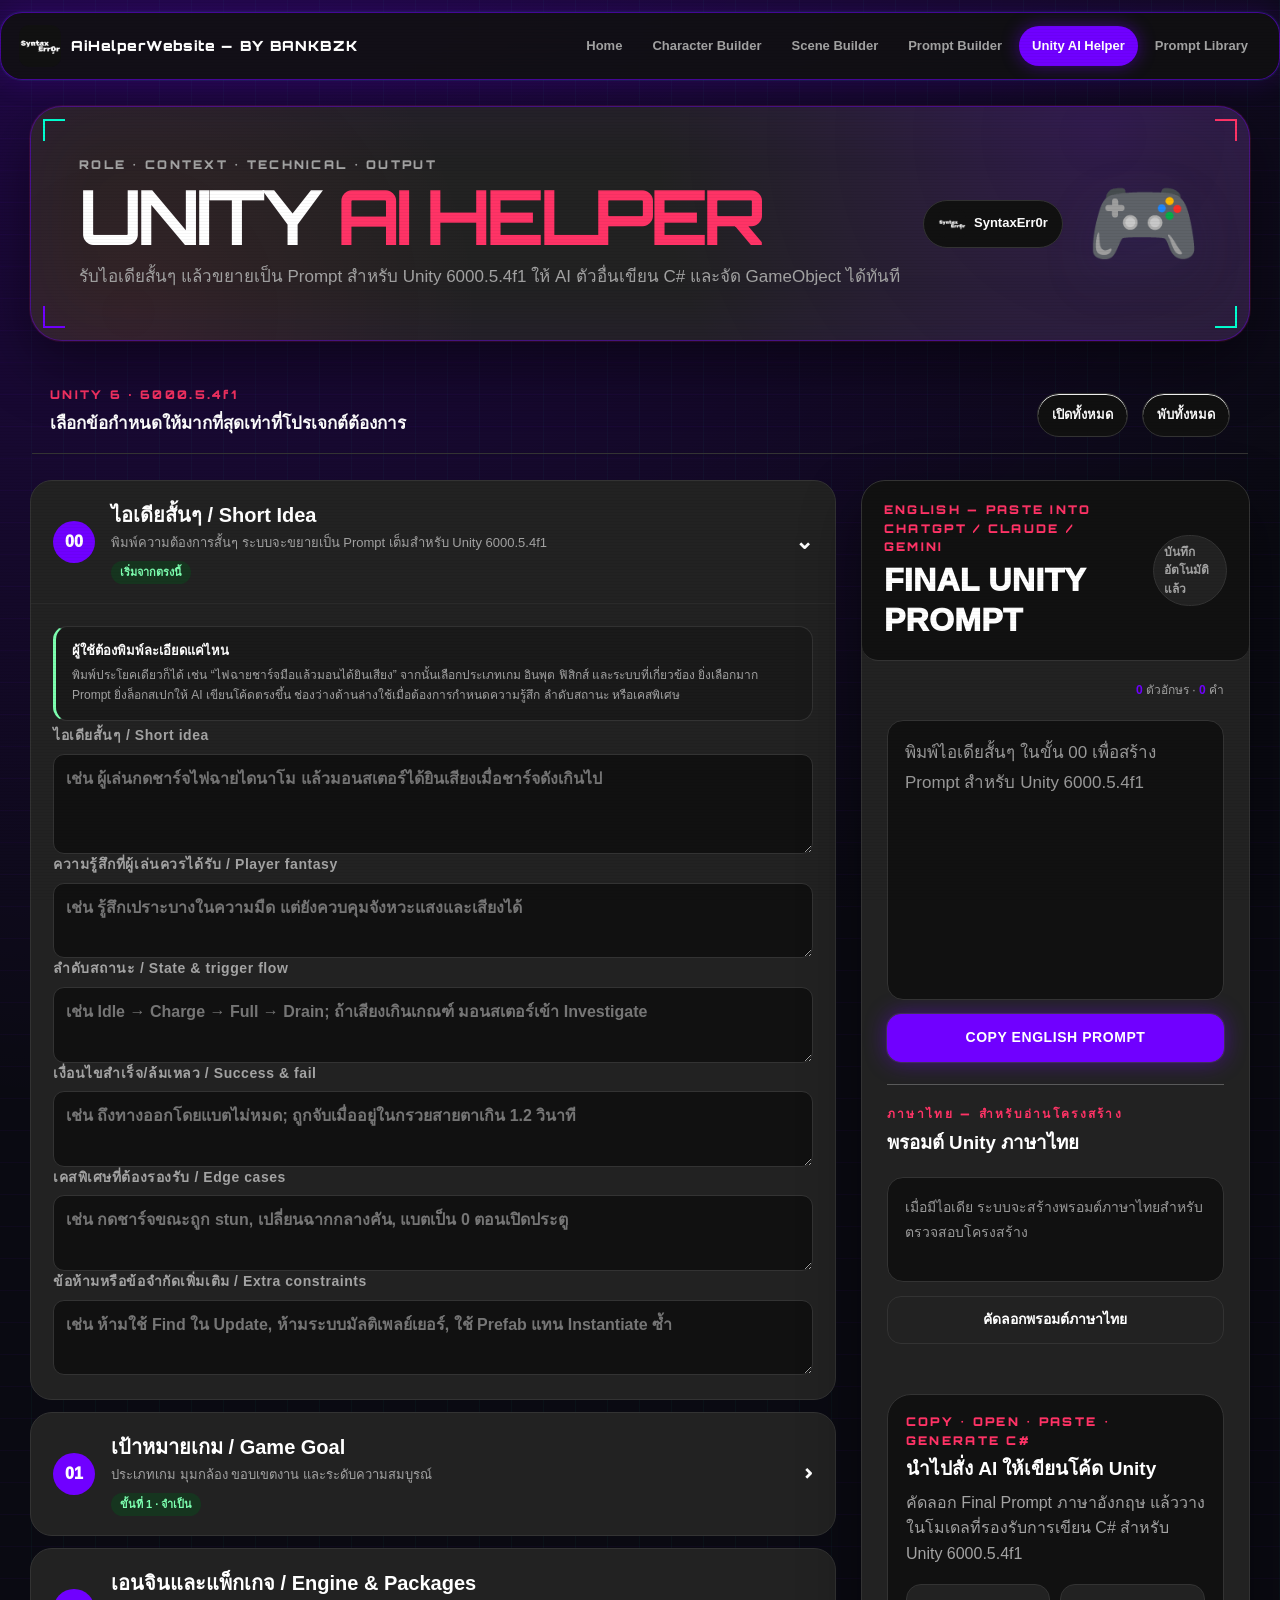
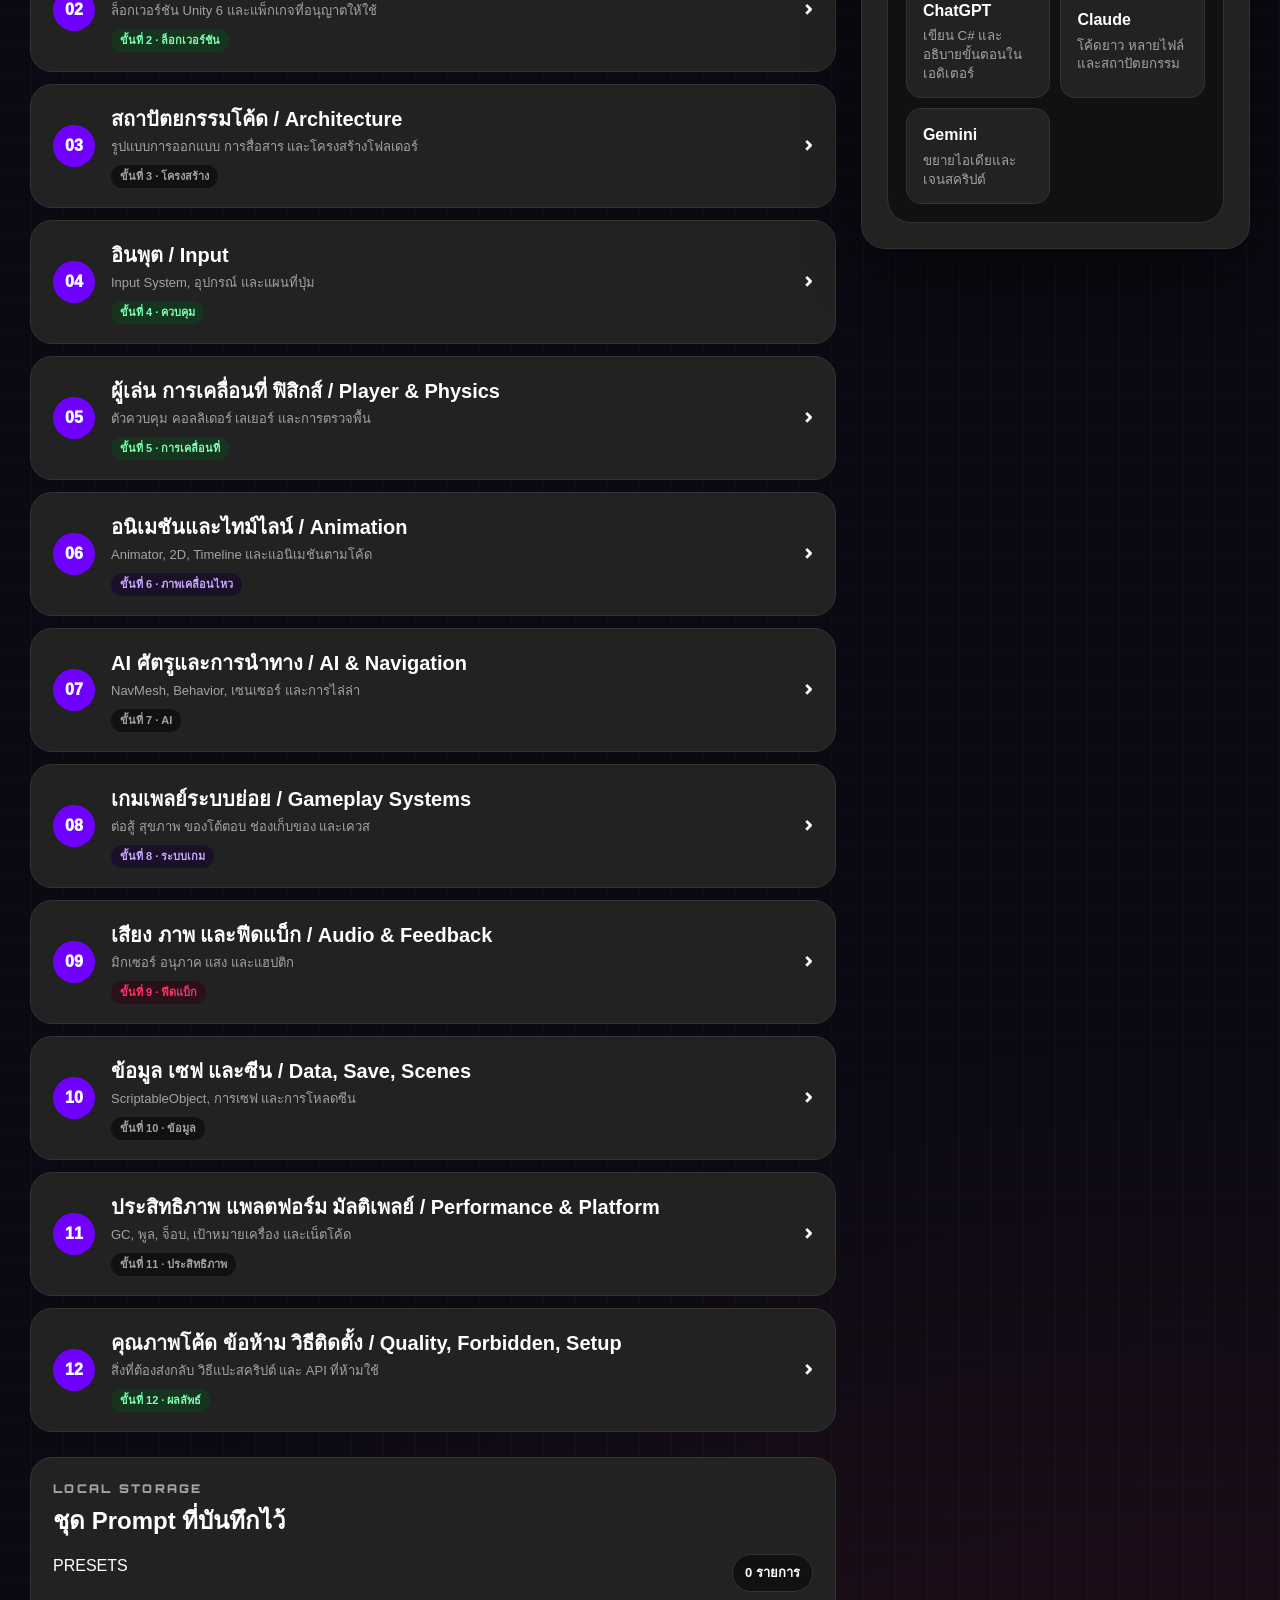
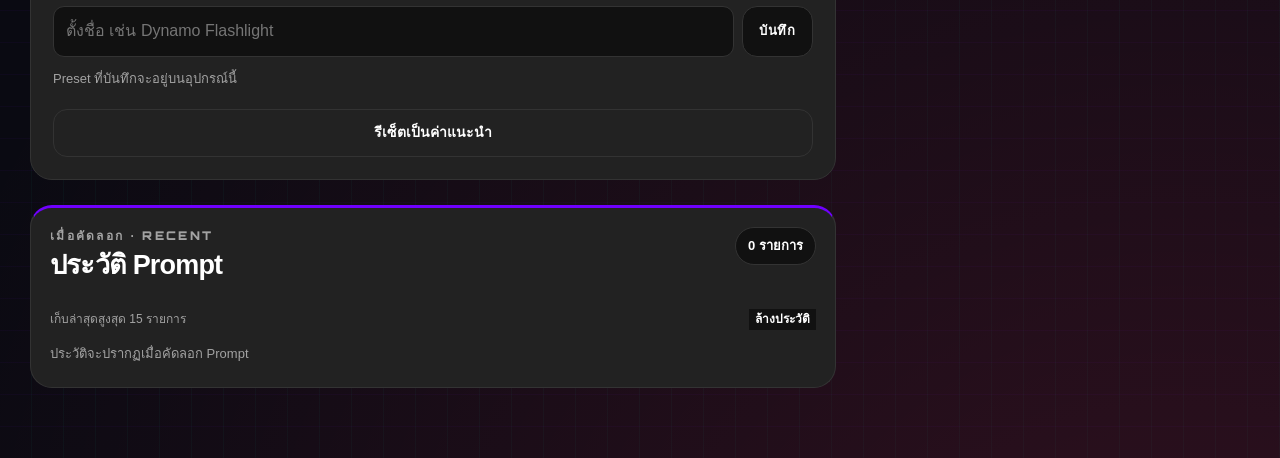
<file: unity-builder.html>
<!DOCTYPE html>
<html lang="th">
<head>
  <meta charset="utf-8">
  <meta name="viewport" content="width=device-width, initial-scale=1.0">
  <meta name="description" content="ขยายไอเดียสั้นๆ เป็น Prompt สำหรับเขียน C# ใน Unity 6000.5.4f1">
  <title>Unity AI Helper — AiHelperWebsite</title>
  <link rel="stylesheet" href="css/style.css">
</head>
<body class="unity-helper-page" data-builder="unity">
  <nav class="site-nav" aria-label="เมนูหลัก">
    <a class="site-brand" href="index.html"><span>AI</span> AiHelperWebsite</a>
    <button class="nav-toggle" type="button" aria-expanded="false" aria-label="เปิดเมนู">☰</button>
    <div class="nav-links">
      <a href="index.html">Home</a>
      <a href="prompt-builder.html">Prompt Builder</a>
      <a href="character-builder.html">Character Builder</a>
      <a href="scene-builder.html">Scene Builder</a>
      <a class="active" href="unity-builder.html" aria-current="page">Unity AI Helper</a>
    </div>
  </nav>

  <main class="lab-shell builder-page">
    <header class="builder-hero unity-hero">
      <div>
        <p class="eyebrow">ROLE • CONTEXT • TECHNICAL • OUTPUT</p>
        <h1>UNITY <span>AI HELPER</span></h1>
        <p>รับไอเดียสั้นๆ แล้วขยายเป็น Prompt สำหรับ Unity 6000.5.4f1 ให้ AI ตัวอื่นเขียน C# และจัด GameObject ได้ทันที</p>
      </div>
      <div class="builder-hero-icon" aria-hidden="true">🎮</div>
    </header>

    <div class="section-toolbar prompt-library-toolbar">
      <div>
        <span class="eyebrow">UNITY 6 · 6000.5.4f1</span>
        <strong>เลือกข้อกำหนดให้มากที่สุดเท่าที่โปรเจกต์ต้องการ</strong>
      </div>
      <div class="toolbar-actions">
        <button id="expandAll" class="text-button" type="button">เปิดทั้งหมด</button>
        <button id="collapseAll" class="text-button" type="button">พับทั้งหมด</button>
      </div>
    </div>

    <div class="builder-layout">
      <section>
        <div id="builderSections" class="builder-sections"></div>
        <section class="saved-panel">
          <div><p class="eyebrow">LOCAL STORAGE</p><h2>ชุด Prompt ที่บันทึกไว้</h2></div>
          <div class="panel-heading compact"><span>PRESETS</span><span id="presetCount" class="count-badge">0 รายการ</span></div>
          <div class="preset-save-row">
            <input id="presetName" type="text" placeholder="ตั้งชื่อ เช่น Dynamo Flashlight">
            <button id="savePreset" class="button secondary" type="button">บันทึก</button>
          </div>
          <div id="presetList" class="preset-list"><p class="empty-state">Preset ที่บันทึกจะอยู่บนอุปกรณ์นี้</p></div>
          <button id="resetBuilder" class="lab-button ghost" type="button" style="margin-top:16px;width:100%">รีเซ็ตเป็นค่าแนะนำ</button>
        </section>
        <section class="saved-panel history-card" aria-labelledby="unity-history-title">
          <div class="panel-heading compact">
            <div><p class="eyebrow">เมื่อคัดลอก · RECENT</p><h2 id="unity-history-title">ประวัติ Prompt</h2></div>
            <span id="historyCount" class="count-badge">0 รายการ</span>
          </div>
          <div class="history-toolbar"><span>เก็บล่าสุดสูงสุด 15 รายการ</span><button id="clearHistory" class="clear-history" type="button">ล้างประวัติ</button></div>
          <div id="historyList" class="history-list"><p class="empty-state">ประวัติจะปรากฏเมื่อคัดลอก Prompt</p></div>
        </section>
      </section>

      <aside class="live-preview">
        <div class="preview-card builder-preview">
          <div class="preview-heading">
            <div>
              <p class="eyebrow">ENGLISH — PASTE INTO CHATGPT / CLAUDE / GEMINI</p>
              <h2>FINAL UNITY PROMPT</h2>
            </div>
            <span id="saveStatus" class="save-status">บันทึกอัตโนมัติแล้ว</span>
          </div>
          <div id="promptLength" class="prompt-length"><strong>0</strong> ตัวอักษร · <strong>0</strong> คำ</div>
          <div id="promptOutput" class="prompt-output empty">พิมพ์ไอเดียสั้นๆ ในขั้น 00 เพื่อสร้าง Prompt สำหรับ Unity 6000.5.4f1</div>
          <button id="copyPrompt" class="lab-button primary full" type="button">Copy English Prompt</button>
          <div class="bilingual-output">
            <p class="eyebrow">ภาษาไทย — สำหรับอ่านโครงสร้าง</p>
            <h3>พรอมต์ Unity ภาษาไทย</h3>
            <div id="thaiPromptOutput" class="prompt-output compact empty">เมื่อมีไอเดีย ระบบจะสร้างพรอมต์ภาษาไทยสำหรับตรวจสอบ</div>
            <button id="copyThaiPrompt" class="lab-button secondary full" type="button">คัดลอกพรอมต์ภาษาไทย</button>
          </div>
          <div id="builderToast" class="toast" role="status" aria-live="polite"></div>
        </div>
      </aside>
    </div>
  </main>

  <script src="js/shared.js"></script>
  <script src="js/unity-options.js"></script>
  <script src="js/unity-builder.js"></script>
</body>
</html>
</file>
<file: css/style.css>
@import url("https://fonts.googleapis.com/css2?family=Orbitron:wght@700;900&display=swap");

:root {
  --ink: #ffffff;
  --muted: #a3a3a3;
  --line: #333333;
  --soft-line: #2a2a2a;
  --paper: #111111;
  --white: #222222;
  --accent: #7000ff;
  --pink: #ff3366;
  --purple: #7000ff;
  --cyan: #7000ff;
  --orange: #ff3366;
  --radius: 16px;
  --shadow: 0 24px 60px rgba(0, 0, 0, .45);
  --surface: #222222;
  --bg: #111111;
}
* { box-sizing: border-box; }
html { scroll-behavior: smooth; }
body { margin: 0; background: var(--bg); color: var(--ink); font-family: "Noto Sans Thai", "IBM Plex Sans Thai", -apple-system, BlinkMacSystemFont, "Segoe UI", sans-serif; }
button, input, textarea { font: inherit; }
button { color: inherit; }
.page-shell { max-width: 1540px; margin: 0 auto; padding: 0 30px 64px; }
.topbar { min-height: 150px; margin-top: 18px; padding: 24px 28px; display: flex; align-items: center; gap: 20px; border: 1px solid rgba(255,255,255,.25); border-radius: 30px; color: #fff; background: linear-gradient(125deg, #351047 0%, #6c35ff 44%, #ff3ea5 100%); box-shadow: 0 24px 65px rgba(80,25,120,.3); position: relative; overflow: hidden; }
.topbar::before { content: ""; position: absolute; width: 260px; height: 260px; right: 12%; top: -190px; border: 46px solid rgba(223,255,0,.8); border-radius: 46% 54% 56% 44%; transform: rotate(18deg); }
.topbar::after { content: "✦"; position: absolute; right: 42px; bottom: 10px; color: var(--accent); font-size: 54px; line-height: 1; transform: rotate(13deg); }
.brand-mark { width: 64px; height: 64px; border-radius: 19px 35px 20px 32px; display: grid; place-items: center; background: var(--accent); color: #351047; font: 900 31px/1 Georgia, serif; box-shadow: 7px 7px 0 var(--cyan); transform: rotate(-6deg); position: relative; z-index: 1; }
.brand-copy { flex: 1; }
.brand-copy h1 { margin: 3px 0 1px; font-size: clamp(27px,3.2vw,48px); line-height: .95; letter-spacing: -.055em; text-shadow: 0 3px 0 rgba(35,17,47,.28); position: relative; z-index: 1; }
.brand-copy > p:last-child { color: #f9dff0; margin: 10px 0 0; font-size: 14px; }
.eyebrow { margin: 0; color: var(--muted); font-size: 10px; font-weight: 800; letter-spacing: .16em; }
.topbar .eyebrow { color: var(--accent); }
.source-pill { padding: 10px 14px; background: rgba(255,255,255,.17); border: 1px solid rgba(255,255,255,.4); border-radius: 999px; font-size: 12px; white-space: nowrap; backdrop-filter: blur(10px); position: relative; z-index: 1; }
.header-actions { display: flex; align-items: center; gap: 10px; position: relative; z-index: 2; }
.accessibility-toggle { min-height: 44px; padding: 9px 13px; border: 1px solid rgba(255,255,255,.85); border-radius: 999px; background: rgba(255,255,255,.48); color: #4f468f; font-size: 13px; font-weight: 900; cursor: pointer; box-shadow: inset 0 1px 0 #fff; }
.accessibility-toggle span { display: inline-grid; place-items: center; min-width: 28px; height: 28px; margin-right: 5px; border-radius: 50%; background: #6557d7; color: #fff; }
.accessibility-toggle[aria-pressed="true"] { color: #fff; background: #5f51c4; border-color: #5f51c4; box-shadow: 0 0 0 4px rgba(139,126,238,.2); }
.accessibility-toggle[aria-pressed="true"] span { background: #fff; color: #5f51c4; }
.workspace { display: grid; grid-template-columns: minmax(0,1.48fr) minmax(370px,.72fr); gap: 28px; align-items: start; margin-top: 28px; }
.builder-column, .preview-column { min-width: 0; }
.preview-column { position: sticky; top: 24px; display: grid; gap: 18px; }
.panel, .accordion, .preview-card { background: rgba(255,250,246,.92); border: 1px solid rgba(84,40,95,.16); border-radius: var(--radius); box-shadow: 0 9px 28px rgba(67,27,80,.07); backdrop-filter: blur(10px); }
.search-panel { position: relative; padding: 18px; margin-bottom: 16px; border-top: 5px solid var(--cyan); }
.search-panel > label { display: block; margin-bottom: 8px; font-size: 11px; font-weight: 800; letter-spacing: .12em; }
.search-wrap { display: flex; align-items: center; gap: 10px; border: 1px solid #bfbfba; border-radius: 12px; padding: 0 12px; transition: .2s; }
.search-wrap:focus-within { border-color: var(--purple); box-shadow: 0 0 0 4px rgba(39,217,232,.28); }
.search-wrap input { border: 0; outline: 0; flex: 1; min-width: 0; padding: 13px 0; background: transparent; }
kbd { font-size: 10px; color: var(--muted); border: 1px solid var(--line); border-radius: 5px; padding: 2px 5px; }
.global-results { position: absolute; z-index: 30; left: 16px; right: 16px; top: calc(100% - 8px); max-height: 420px; overflow: auto; background: var(--white); border: 1px solid var(--ink); border-radius: 12px; box-shadow: var(--shadow); }
.global-result { width: 100%; text-align: left; padding: 12px 14px; border: 0; border-bottom: 1px solid var(--soft-line); background: transparent; cursor: pointer; }
.global-result:hover, .global-result:focus-visible { background: #f4f4ef; outline: none; }
.global-result strong, .global-result small { display: block; }
.global-result span { float: right; font-size: 10px; color: var(--muted); }
.global-result small { margin-top: 3px; color: var(--muted); }
.subject-panel { padding: 26px; border-top: 5px solid var(--pink); position: relative; overflow: hidden; }
.subject-panel::after { content: "CREATE ✦ PLAY ✦ DREAM"; position: absolute; right: -18px; top: 22px; color: rgba(255,62,165,.08); font-weight: 900; letter-spacing: .08em; transform: rotate(7deg); pointer-events: none; }
.panel-heading, .preview-heading { display: flex; justify-content: space-between; gap: 18px; align-items: start; }
.panel-heading h2, .preview-heading h2, .panel-heading h3 { margin: 3px 0 0; font-size: 22px; letter-spacing: -.03em; }
.required-note { font-size: 11px; color: var(--muted); }
.field-grid { display: grid; grid-template-columns: 1fr 1fr; gap: 14px; margin-top: 20px; }
.field { display: grid; gap: 7px; font-size: 10px; font-weight: 800; letter-spacing: .1em; }
.field-wide { grid-column: 1 / -1; }
textarea, .preset-save-row input { width: 100%; border: 1px solid var(--line); border-radius: 11px; background: #fafaf8; padding: 12px; resize: vertical; outline: none; }
textarea:focus, .preset-save-row input:focus { border-color: var(--pink); box-shadow: 0 0 0 4px rgba(255,62,165,.15); }
.section-toolbar { display: flex; justify-content: space-between; align-items: end; margin: 28px 2px 12px; }
.section-toolbar strong { display: block; margin-top: 4px; font-size: 14px; }
.toolbar-actions { display: flex; gap: 14px; }
.text-button { padding: 5px 9px; border: 1px solid rgba(108,53,255,.22); border-radius: 999px; background: rgba(255,255,255,.5); color: var(--purple); font-size: 11px; font-weight: 700; cursor: pointer; }
.accordion { margin-bottom: 10px; overflow: visible; position: relative; z-index: 1; }
.accordion.has-open-menu { z-index: 200; }
.accordion-header { width: 100%; border: 0; background: linear-gradient(90deg, rgba(255,255,255,.5), transparent); padding: 17px 18px; display: grid; grid-template-columns: auto 1fr auto auto; gap: 12px; align-items: center; text-align: left; cursor: pointer; border-radius: var(--radius); }
.accordion-header strong, .accordion-header small { display: block; }
.accordion-header strong { font-size: 13px; letter-spacing: .07em; }
.accordion-header small { color: var(--muted); margin-top: 2px; }
.accordion-icon { width: 32px; height: 32px; display: grid; place-items: center; border: 0; border-radius: 10px 16px 10px 15px; background: var(--pink); color: #fff; font-weight: 900; box-shadow: 3px 3px 0 var(--accent); transform: rotate(-3deg); }
.accordion:nth-child(3n+2) .accordion-icon { background: var(--purple); box-shadow-color: var(--cyan); }
.accordion:nth-child(3n) .accordion-icon { background: var(--orange); box-shadow-color: #ffd7e9; }
.favorites-accordion .accordion-icon { background: var(--accent); color: #351047; box-shadow-color: var(--pink); }
.count-badge { padding: 5px 9px; border-radius: 999px; background: #f1e7f5; color: #6b3478; font-size: 10px; font-weight: 700; white-space: nowrap; }
.chevron { font-size: 18px; transition: transform .2s; }
.accordion.collapsed .chevron { transform: rotate(-90deg); }
.accordion.collapsed .accordion-body { display: none; }
.accordion-body { border-top: 1px solid var(--soft-line); padding: 18px; }
.section-body-toolbar { display: flex; justify-content: space-between; align-items: center; gap: 14px; margin-bottom: 14px; color: var(--muted); font-size: 13px; font-weight: 700; }
.clear-section { padding: 7px 11px; border: 1px solid rgba(101,87,199,.28); border-radius: 999px; background: rgba(255,255,255,.42); color: #5d50c3; font-size: 12px; font-weight: 900; letter-spacing: .04em; cursor: pointer; }
.clear-section:hover { color: #fff; background: #7163d5; border-color: #7163d5; }
.category-grid { display: grid; grid-template-columns: repeat(2,minmax(0,1fr)); gap: 14px; }
.category-card { position: relative; z-index: 1; min-width: 0; padding: 15px; border: 1px solid #e4d3e6; border-radius: 16px; background: linear-gradient(145deg, #fffefd, #fff5fb); box-shadow: inset 0 1px 0 #fff; }
.category-card.has-open-menu { z-index: 210; }
.category-top { display: flex; justify-content: space-between; gap: 12px; margin-bottom: 9px; }
.category-title strong, .category-title small { display: block; }
.category-title strong { font-size: 11px; letter-spacing: .08em; }
.category-title small { color: var(--muted); margin-top: 2px; }
.clear-category { border: 0; background: none; color: var(--muted); font-size: 10px; cursor: pointer; }
.select-control { position: relative; }
.category-search { width: 100%; padding: 11px 34px 11px 11px; border: 1px solid #cecec8; border-radius: 9px; background: var(--white); outline: none; }
.category-search:focus { border-color: var(--purple); box-shadow: 0 0 0 3px rgba(108,53,255,.12); }
.select-hint { position: absolute; right: 11px; top: 10px; color: var(--muted); pointer-events: none; }
.option-menu { display: none; position: absolute; z-index: 220; left: 0; right: 0; top: calc(100% + 7px); max-height: min(380px, 55vh); overflow: auto; border: 2px solid var(--purple); border-radius: 14px; background: var(--white); box-shadow: 0 24px 60px rgba(44,11,62,.34), 6px 6px 0 rgba(39,217,232,.55); }
.select-control.open .option-menu { display: block; }
.option-item { display: grid; grid-template-columns: 1fr auto; gap: 8px; width: 100%; padding: 10px; border: 0; border-bottom: 1px solid var(--soft-line); text-align: left; background: transparent; cursor: pointer; }
.option-item:hover, .option-item:focus-visible, .option-item.selected { background: linear-gradient(90deg, rgba(39,217,232,.17), rgba(255,62,165,.1)); outline: none; }
.option-item strong, .option-item small { display: block; }
.option-item small { margin-top: 3px; color: var(--muted); line-height: 1.35; }
.favorite-button { align-self: start; border: 0; background: none; cursor: pointer; font-size: 17px; color: #a0a09b; }
.favorite-button.active { color: var(--pink); }
.tags { display: flex; flex-wrap: wrap; gap: 6px; margin-top: 9px; }
.tag { display: inline-flex; gap: 6px; align-items: center; max-width: 100%; padding: 6px 9px; border-radius: 999px; background: linear-gradient(110deg, var(--purple), var(--pink)); color: #fff; font-size: 10px; box-shadow: 0 4px 10px rgba(108,53,255,.2); }
.tag span { overflow: hidden; text-overflow: ellipsis; white-space: nowrap; }
.tag button { padding: 0; border: 0; background: none; color: var(--accent); cursor: pointer; }
.selected-description { margin: 9px 0 0; color: var(--muted); font-size: 11px; line-height: 1.55; }
.favorite-chip { display: inline-flex; align-items: center; gap: 7px; margin: 0 6px 6px 0; padding: 7px 9px; border: 1px solid var(--line); border-radius: 999px; background: var(--white); cursor: pointer; }
.favorite-chip small { color: var(--muted); }
.favorites-toolbar { display: flex; justify-content: space-between; gap: 14px; align-items: center; margin-bottom: 14px; color: var(--muted); font-size: 13px; font-weight: 700; }
.clear-favorites { padding: 7px 11px; border: 1px solid rgba(255,62,165,.38); border-radius: 999px; background: rgba(255,62,165,.07); color: #b31369; font-size: 12px; font-weight: 900; letter-spacing: .04em; cursor: pointer; }
.clear-favorites:hover { background: var(--pink); border-color: var(--pink); color: #fff; }
.clear-favorites:disabled { opacity: .38; cursor: not-allowed; background: transparent; color: var(--muted); }
.preview-card { padding: 25px; box-shadow: var(--shadow); border: 1px solid rgba(255,255,255,.22); background: linear-gradient(155deg, #321141 0%, #52206b 58%, #742d81 100%); color: #fff; position: relative; overflow: hidden; }
.preview-card::before { content: ""; position: absolute; width: 180px; height: 180px; right: -105px; top: 100px; border: 34px solid rgba(39,217,232,.25); border-radius: 48% 52% 39% 61%; transform: rotate(25deg); pointer-events: none; }
.preview-card .eyebrow { color: var(--accent); }
.preview-card .save-status, .preview-card .category-title small, .preview-card .selected-description { color: #decde5; }
.preview-card .category-title strong { color: #fff; }
.preview-heading h2 { font-size: 26px; }
.save-status { color: var(--muted); font-size: 10px; }
.save-status.saving { color: #8b6500; }
.prompt-output, .negative-output { min-height: 170px; margin-top: 20px; padding: 17px; border: 1px solid rgba(255,255,255,.3); border-radius: 16px; background: rgba(255,250,246,.95); color: var(--ink); line-height: 1.75; white-space: pre-wrap; overflow-wrap: anywhere; box-shadow: inset 0 0 0 3px rgba(255,255,255,.25); position: relative; z-index: 1; }
.prompt-output.empty, .negative-output.empty { color: #999; }
.copy-row { display: flex; justify-content: end; margin-top: 10px; }
.button { border: 1px solid var(--ink); border-radius: 12px; padding: 11px 14px; font-size: 10px; font-weight: 900; letter-spacing: .06em; cursor: pointer; transition: transform .18s, box-shadow .18s; }
.button:hover { transform: translateY(-2px); }
.button.primary { background: var(--accent); color: #281137; border-color: var(--accent); box-shadow: 4px 4px 0 var(--pink); }
.button.primary:hover { color: #281137; box-shadow: 6px 6px 0 var(--cyan); }
.button.secondary { background: var(--white); }
.preview-card .button.secondary { color: var(--ink); border-color: #fff; }
.button.ghost { border-color: rgba(255,255,255,.35); background: rgba(255,255,255,.08); color: #fff; }
.negative-block { margin-top: 24px; padding-top: 22px; border-top: 1px solid rgba(255,255,255,.22); }
.negative-category { margin-top: 12px; }
.negative-category .category-card { background: transparent !important; padding: 0 !important; border: 0 !important; box-shadow: none !important; }
.negative-category .category-top { margin: 0 0 10px; align-items: center; }
.negative-category .category-title strong { display: none; }
.negative-category .category-title small { color: #decde5; font-size: 13px; }
.negative-category .clear-category { padding: 6px 10px; border: 1px solid rgba(255,255,255,.35); border-radius: 999px; background: rgba(255,255,255,.1); color: #fff; }
.negative-category .clear-category:hover { border-color: var(--pink); background: var(--pink); }
.negative-category .category-search { border: 2px solid rgba(255,255,255,.62); box-shadow: 0 5px 0 rgba(39,217,232,.22); }
.preview-heading.compact h3 { margin: 3px 0 0; font-size: 15px; }
.negative-block textarea { margin-top: 12px; }
.negative-output { min-height: 74px; margin-top: 10px; font-size: 12px; }
.negative-block .button { margin-top: 10px; }
.main-actions { display: grid; grid-template-columns: 1fr 1fr; gap: 9px; margin-top: 24px; }
.final-output-block { margin-top: 30px; padding-top: 26px; border-top: 1px solid rgba(255,255,255,.6); }
.combined-badge { padding: 6px 10px; border: 1px solid rgba(255,255,255,.85); border-radius: 999px; background: rgba(255,255,255,.38); color: #574d96; font-size: 11px; font-weight: 900; letter-spacing: .04em; white-space: nowrap; }
.copy-all-button { font-size: 13px; min-height: 48px; }
.quick-copy { display: grid; grid-template-columns: 1fr auto auto; gap: 8px; align-items: center; margin-top: 12px; }
.quick-copy > span { color: #625b8f; font-size: 12px; font-weight: 700; }
.toast { min-height: 18px; margin-top: 10px; color: var(--accent); text-align: center; font-size: 11px; }
.preset-card { padding: 19px; border-top: 5px solid var(--orange); }
.preset-save-row { display: grid; grid-template-columns: 1fr auto; gap: 8px; margin-top: 14px; }
.preset-list { margin-top: 12px; }
.preset-item { display: grid; grid-template-columns: 1fr auto auto; gap: 6px; align-items: center; padding: 9px 0; border-top: 1px solid var(--soft-line); }
.preset-load { border: 0; background: none; text-align: left; cursor: pointer; overflow: hidden; }
.preset-load strong, .preset-load small { display: block; overflow: hidden; text-overflow: ellipsis; white-space: nowrap; }
.preset-load small { color: var(--muted); }
.icon-button { border: 1px solid var(--line); border-radius: 7px; background: transparent; padding: 5px 7px; cursor: pointer; }
.empty-state { color: var(--muted); margin: 4px 0; font-size: 11px; }
.sr-only { position: absolute; width: 1px; height: 1px; padding: 0; margin: -1px; overflow: hidden; clip: rect(0,0,0,0); white-space: nowrap; border: 0; }

/* High-legibility editorial type scale */
body { font-size: 16px; line-height: 1.55; }
.brand-copy h1 { font-weight: 950; }
.brand-copy > p:last-child { font-size: 16px; font-weight: 550; }
.eyebrow { font-size: 12px; font-weight: 900; letter-spacing: .14em; }
.source-pill { font-size: 14px; font-weight: 700; }
.search-panel > label { font-size: 13px; }
.search-wrap input, textarea, .preset-save-row input { font-size: 16px; line-height: 1.55; }
.panel-heading h2, .preview-heading h2, .panel-heading h3 { font-size: 27px; font-weight: 900; line-height: 1.25; }
.required-note { font-size: 13px; font-weight: 600; }
.field { font-size: 12px; }
.section-toolbar strong { font-size: 17px; }
.text-button { font-size: 13px; }
.accordion-header strong { font-size: 16px; font-weight: 900; }
.accordion-header small { font-size: 14px; font-weight: 650; }
.accordion-icon { font-size: 13px; }
.count-badge { font-size: 12px; }
.category-title strong { font-size: 16px; font-weight: 900; }
.category-title small { font-size: 14px; line-height: 1.5; font-weight: 600; }
.clear-category { font-size: 12px; font-weight: 800; }
.category-search { font-size: 16px; }
.option-item strong { font-size: 15px; line-height: 1.4; }
.option-item small { font-size: 13px; line-height: 1.55; }
.tag { font-size: 12px; font-weight: 750; }
.selected-description { font-size: 13px; line-height: 1.65; }
.favorite-chip { font-size: 13px; }
.favorite-chip small { font-size: 11px; }
.preview-heading h2 { font-size: 32px; }
.preview-heading.compact h3 { font-size: 19px; }
.save-status { font-size: 12px; font-weight: 650; }
.prompt-output { font-size: 17px; line-height: 1.8; }
.negative-output { font-size: 15px; line-height: 1.7; }
.button { font-size: 12px; }
.toast { font-size: 13px; font-weight: 700; }
.preset-load strong { font-size: 14px; }
.preset-load small, .empty-state { font-size: 13px; }

/* Optional accessibility mode for low vision and older users */
body.large-text { font-size: 19px; }
body.large-text .brand-copy > p:last-child { font-size: 18px; }
body.large-text .eyebrow { font-size: 14px; }
body.large-text .panel-heading h2, body.large-text .preview-heading h2, body.large-text .panel-heading h3 { font-size: 32px; }
body.large-text .required-note, body.large-text .count-badge, body.large-text .save-status { font-size: 14px; }
body.large-text .field, body.large-text .search-panel > label { font-size: 14px; }
body.large-text .search-wrap input, body.large-text textarea, body.large-text .preset-save-row input { font-size: 19px; }
body.large-text .accordion-header { min-height: 82px; }
body.large-text .accordion-header strong { font-size: 20px; letter-spacing: .04em; }
body.large-text .accordion-header small { font-size: 16px; line-height: 1.5; }
body.large-text .accordion-icon { width: 40px; height: 40px; font-size: 15px; }
body.large-text .category-title strong { font-size: 18px; }
body.large-text .category-title small { font-size: 16px; line-height: 1.55; }
body.large-text .category-search { min-height: 52px; font-size: 18px; }
body.large-text .option-item { padding: 14px; }
body.large-text .option-item strong { font-size: 18px; }
body.large-text .option-item small, body.large-text .selected-description { font-size: 16px; line-height: 1.65; }
body.large-text .tag, body.large-text .favorite-chip { font-size: 15px; padding: 8px 11px; }
body.large-text .prompt-output { font-size: 20px; line-height: 1.85; }
body.large-text .negative-output { font-size: 18px; }
body.large-text .button, body.large-text .text-button, body.large-text .clear-section, body.large-text .clear-favorites { font-size: 15px; min-height: 48px; }
body.large-text .section-toolbar strong { font-size: 20px; }
@media (max-width: 1050px) {
  .workspace { grid-template-columns: 1fr; }
  .preview-column { position: static; }
  .preview-card { order: 1; }
}
@media (max-width: 720px) {
  .page-shell { padding: 0 14px 40px; }
  .topbar { min-height: 126px; margin-top: 10px; padding: 20px 17px; border-radius: 22px; }
  .topbar::before { width: 150px; height: 150px; right: -60px; top: -105px; border-width: 28px; }
  .topbar::after { display: none; }
  .brand-mark { width: 44px; height: 44px; }
  .brand-copy h1 { font-size: clamp(23px, 7.5vw, 31px); }
  .brand-copy > p:last-child { font-size: 14px; line-height: 1.5; }
  .source-pill { display: none; }
  .header-actions { margin-left: auto; }
  .accessibility-toggle { width: 46px; padding: 7px; font-size: 0; }
  .accessibility-toggle span { margin: 0; }
  .workspace { margin-top: 16px; gap: 16px; }
  .subject-panel, .preview-card { padding: 18px; }
  .field-grid, .category-grid { grid-template-columns: 1fr; }
  .field-wide { grid-column: auto; }
  .section-toolbar { align-items: start; gap: 12px; }
  .toolbar-actions { flex-direction: column; align-items: end; gap: 7px; }
  .accordion-header { padding: 14px; grid-template-columns: auto 1fr auto; }
  .accordion-header .count-badge { grid-column: 2; justify-self: start; }
  .accordion-header .chevron { grid-column: 3; grid-row: 1; }
  .accordion-body { padding: 12px; }
  .favorites-toolbar { align-items: flex-start; }
  .button { min-height: 44px; }
  .quick-copy { grid-template-columns: 1fr 1fr; }
  .quick-copy > span { grid-column: 1 / -1; }
  .panel-heading h2, .preview-heading h2, .panel-heading h3 { font-size: 24px; }
  .accordion-header strong { font-size: 15px; }
  .accordion-header small, .category-title small { font-size: 12px; }
  .prompt-output { font-size: 16px; }
  .global-results { max-height: 58vh; }
}
@media (prefers-reduced-motion: reduce) { * { scroll-behavior: auto !important; transition: none !important; } }

/* Shared AiHelperWebsite navigation and learning tools */
.site-nav { position: sticky; z-index: 1000; top: 0; max-width: 1480px; min-height: 68px; margin: 12px auto 0; padding: 10px 18px; display: flex; align-items: center; gap: 28px; border: 1px solid rgba(255,255,255,.9); border-radius: 22px; background: rgba(247,247,255,.78); box-shadow: 0 14px 38px rgba(70,61,145,.12); backdrop-filter: blur(22px); }
.site-brand { display: inline-flex; align-items: center; gap: 10px; color: #4c429c; font-size: 14px; font-weight: 950; letter-spacing: .08em; text-decoration: none; white-space: nowrap; }
.site-brand-logo { width: 42px; height: 42px; object-fit: contain; background: #111; border-radius: 10px; box-shadow: 0 6px 15px rgba(20,16,50,.28); }
.site-brand-text { letter-spacing: .06em; }
.site-brand span:not(.site-brand-text) { width: 37px; height: 37px; display: grid; place-items: center; border-radius: 50%; color: #fff; background: linear-gradient(145deg,#a89cff,#6557d7); box-shadow: inset 5px 5px 10px rgba(255,255,255,.5),0 6px 15px rgba(70,55,160,.25); }
.nav-links { margin-left: auto; display: flex; align-items: center; gap: 4px; }
.nav-links a { padding: 10px 13px; border-radius: 999px; color: #625d87; font-size: 13px; font-weight: 800; text-decoration: none; }
.nav-links a:hover,.nav-links a.active { color: #fff; background: #6557d7; }
.nav-toggle { display: none; margin-left: auto; width: 44px; height: 44px; border: 1px solid var(--line); border-radius: 12px; background: rgba(255,255,255,.7); cursor: pointer; }
.lab-shell { max-width: 1480px; margin: 0 auto; padding: 26px 30px 70px; }
.lab-button { min-height: 48px; padding: 12px 18px; display: inline-flex; justify-content: center; align-items: center; gap: 10px; border: 1px solid #5c50c4; border-radius: 14px; color: #fff; background: #6557d7; font-size: 14px; font-weight: 900; text-decoration: none; cursor: pointer; transition: .2s; }
.lab-button:hover { transform: translateY(-2px); box-shadow: 0 10px 25px rgba(82,68,176,.22); }
.lab-button.secondary { color: #514995; background: rgba(255,255,255,.58); }
.lab-button.ghost { color: #fff; border-color: rgba(255,255,255,.5); background: rgba(255,255,255,.1); }
.lab-button.full { width: 100%; margin-top: 14px; }
.home-hero { min-height: 490px; padding: clamp(38px,6vw,78px); display: grid; grid-template-columns: 1.2fr .8fr; align-items: center; overflow: hidden; border: 1px solid rgba(255,255,255,.9); border-radius: 36px; background: linear-gradient(125deg,rgba(255,255,255,.82),rgba(210,216,255,.58) 55%,rgba(177,159,248,.52)); box-shadow: var(--shadow); position: relative; }
.home-hero h1 { margin: 12px 0; color: #4c429c; font-size: clamp(52px,8vw,112px); line-height: .82; letter-spacing: -.075em; }
.home-hero h1 span { color: transparent; -webkit-text-stroke: 2px #8175e7; }
.home-hero h2 { margin: 28px 0 7px; font-size: clamp(19px,2vw,27px); }
.home-hero p:not(.eyebrow) { max-width: 650px; color: var(--muted); font-size: 17px; }
.trouble-home-cta { width: min(100%,620px); margin-top: 22px; padding: 16px 20px; display: grid; grid-template-columns: 52px 1fr auto; gap: 15px; align-items: center; border: 2px solid rgba(255,255,255,.92); border-radius: 20px; color: #fff; background: linear-gradient(135deg,#1877f2,#6557d7 68%,#8b5bd6); box-shadow: 0 16px 34px rgba(55,67,172,.3); text-decoration: none; transition: transform .2s,box-shadow .2s; }
.trouble-home-cta:hover { transform: translateY(-3px) scale(1.01); box-shadow: 0 21px 42px rgba(55,67,172,.4); }
.trouble-home-cta:focus-visible { outline: 5px solid rgba(24,119,242,.28); outline-offset: 4px; }
.trouble-home-cta > span { width: 52px; height: 52px; display: grid; place-items: center; border-radius: 50%; color: #1877f2; background: #fff; font: 950 34px/1 Arial,sans-serif; }
.trouble-home-cta > img { width: 52px; height: 52px; object-fit: contain; background: #111; border-radius: 12px; }
.trouble-home-cta small,.trouble-home-cta strong { display: block; }
.trouble-home-cta small { color: rgba(255,255,255,.82); font-size: 12px; }
.trouble-home-cta strong { margin-top: 2px; font-size: clamp(20px,3vw,30px); letter-spacing: .06em; }
.trouble-home-cta > b { font-size: 14px; white-space: nowrap; }
@media(max-width:520px){.trouble-home-cta{grid-template-columns:46px 1fr;padding:14px}.trouble-home-cta>span{width:46px;height:46px;font-size:29px}.trouble-home-cta>b{grid-column:1/-1;text-align:center}}
.hero-actions { margin-top: 28px; display: flex; flex-wrap: wrap; gap: 12px; }
.hero-visual { min-height: 310px; display: grid; place-items: center; position: relative; }
.hero-visual strong { color: rgba(82,69,170,.42); font-size: clamp(50px,7vw,96px); line-height: .78; text-align: center; transform: rotate(-7deg); }
.orb { position: absolute; display: grid; place-items: center; border: 1px solid #fff; border-radius: 50%; background: rgba(255,255,255,.64); box-shadow: 0 20px 48px rgba(75,60,161,.22), inset 7px 7px 14px #fff; }
.orb-a { width: 76px; height: 76px; top: 8%; left: 8%; color:#6557d7;font-size:30px }.orb-b { width: 108px; height: 108px; top: 0; right: 5%; font-size:42px }.orb-c { width: 125px; height: 125px; bottom: 0; left: 15%; font-size:48px }
.home-section { padding: 82px 0 10px; }
.home-section>h2,.home-section>div>h2,.recent-section h2 { margin: 6px 0 3px; font-size: clamp(32px,4vw,54px); letter-spacing: -.045em; }
.section-lead { margin: 0; color: var(--muted); font-size: 17px; }
.tool-grid { margin-top: 30px; display: grid; grid-template-columns: repeat(4,1fr); gap: 20px; }
.tool-card { min-height: 360px; padding: 28px; display: flex; flex-direction: column; border: 1px solid rgba(255,255,255,.9); border-radius: 26px; background: rgba(255,255,255,.62); box-shadow: var(--shadow); position: relative; overflow: hidden; }
.tool-card::after { content:""; position:absolute; width:130px;height:130px;right:-55px;top:-55px;border-radius:50%;background:rgba(157,145,240,.18) }
.tool-icon { width: 68px; height: 68px; display:grid;place-items:center;border-radius:20px;background:linear-gradient(145deg,#fff,#dcdcff);font-size:31px;box-shadow:0 12px 28px rgba(75,64,160,.16) }
.tool-number { position:absolute;right:25px;top:25px;color:#9189c5;font-weight:900;letter-spacing:.1em }.tool-card h3{margin:28px 0 8px;font-size:27px}.tool-card p{margin:0;color:var(--muted);line-height:1.7}.tool-card>a{margin-top:auto;padding-top:24px;color:#5c50c4;font-weight:900;text-decoration:none}.status-pill{width:max-content;margin-top:16px;padding:5px 10px;border-radius:999px;color:#36704a;background:#ddf6e5;font-size:12px;font-weight:800}
.flow-section { display:grid;grid-template-columns:.65fr 1.35fr;gap:45px;align-items:center }.learning-flow{display:grid;grid-template-columns:1fr auto 1fr auto 1fr auto 1fr;gap:10px;align-items:center}.learning-flow article{min-height:185px;padding:20px;display:flex;flex-direction:column;justify-content:center;border:1px solid rgba(255,255,255,.9);border-radius:22px;background:rgba(255,255,255,.56);text-align:center;box-shadow:0 12px 35px rgba(72,59,150,.1)}.learning-flow article>span{font-size:34px}.learning-flow small{margin-top:12px;color:#6c5fd1;font-weight:950;letter-spacing:.1em}.learning-flow strong{margin-top:7px}.learning-flow>b{color:#8175e7;font-size:26px}.learning-flow .final-step{color:#fff;background:linear-gradient(145deg,#6557d7,#8779ee)}.learning-flow .final-step small{color:#dfffef}
.recent-section{display:grid;grid-template-columns:.35fr .65fr;gap:35px;align-items:start}.recent-grid{display:grid;gap:10px}.recent-card{padding:16px;display:grid;grid-template-columns:auto 1fr auto;gap:15px;align-items:center;border:1px solid rgba(255,255,255,.9);border-radius:18px;background:rgba(255,255,255,.56);color:var(--ink);text-decoration:none}.recent-card>span{width:48px;height:48px;display:grid;place-items:center;border-radius:15px;background:#eeecff;font-size:22px}.recent-card small,.recent-card strong,.recent-card time{display:block}.recent-card small{color:#6c5fd1;font-weight:900}.recent-card time{color:var(--muted);font-size:12px}.recent-empty{padding:38px;border:1px dashed #988ee0;border-radius:22px;text-align:center;background:rgba(255,255,255,.35)}.recent-empty>span{font-size:35px}.recent-empty strong{display:block;font-size:20px}.recent-empty p{color:var(--muted)}.recent-empty a{display:inline-block;margin:3px;padding:8px 12px;border-radius:999px;color:#5c50c4;background:#fff;text-decoration:none;font-weight:800}
.builder-hero{min-height:235px;padding:42px 48px;display:flex;align-items:center;border:1px solid rgba(255,255,255,.9);border-radius:32px;background:linear-gradient(125deg,rgba(255,255,255,.82),rgba(202,208,255,.54));box-shadow:var(--shadow);overflow:hidden;position:relative}.builder-hero h1{margin:5px 0;font-size:clamp(38px,6vw,76px);line-height:.95;letter-spacing:-.06em}.builder-hero h1 span{color:#6b5fd1}.builder-hero>div:first-child{z-index:1}.builder-hero>div>p:last-child{margin:12px 0 0;color:var(--muted);font-size:17px}.builder-hero-icon{margin-left:auto;font-size:92px;filter:drop-shadow(0 18px 25px rgba(65,52,145,.16))}.builder-layout{margin-top:26px;display:grid;grid-template-columns:minmax(0,1.45fr) minmax(350px,.7fr);gap:25px;align-items:start}.builder-sections{display:grid;gap:12px}.builder-section{border:1px solid rgba(255,255,255,.9);border-radius:22px;background:rgba(255,255,255,.58);box-shadow:0 12px 34px rgba(75,60,157,.1);overflow:hidden}.builder-section-head{width:100%;padding:19px 22px;display:grid;grid-template-columns:auto 1fr auto;gap:16px;align-items:center;border:0;background:transparent;text-align:left;cursor:pointer}.builder-section-head>span{width:42px;height:42px;display:grid;place-items:center;border-radius:50%;color:#fff;background:#6e61d4;font-weight:950}.builder-section-head h2{margin:0;font-size:20px}.builder-section-head p{margin:2px 0 0;color:var(--muted);font-size:13px}.builder-section-head>b{font-size:22px;transition:.2s}.builder-section.collapsed .builder-section-head>b{transform:rotate(-90deg)}.builder-section.collapsed .builder-section-body{display:none}.builder-section-body{padding:6px 22px 24px;border-top:1px solid var(--soft-line)}.choice-field{margin:18px 0 0;padding:0;border:0}.choice-field legend{font-size:14px;font-weight:950}.choice-field legend small{margin-left:8px;color:var(--muted);font-size:11px;font-weight:600}.learning-note{margin:4px 0 9px;color:#6b6395;font-size:12px}.choice-chips{display:flex;flex-wrap:wrap;gap:8px}.choice-chip{min-height:40px;padding:8px 12px;border:1px solid rgba(99,86,180,.25);border-radius:12px;background:rgba(255,255,255,.68);font-size:13px;cursor:pointer}.choice-chip:hover{border-color:#8175e7}.choice-chip.selected{color:#fff;border-color:#6658ce;background:linear-gradient(135deg,#8175e7,#6557d7);box-shadow:0 6px 15px rgba(75,59,164,.2)}.custom-field{margin-top:16px;display:grid;gap:7px;color:var(--ink);font-size:13px;font-weight:900}.custom-field input{width:100%;padding:12px;border:1px solid var(--line);border-radius:12px;background:rgba(255,255,255,.7);outline:none}.custom-field input:focus{border-color:#8175e7;box-shadow:0 0 0 4px rgba(129,117,231,.13)}.live-preview{position:sticky;top:92px}.builder-preview{background:linear-gradient(150deg,#403682,#5d50b7 64%,#7668d2);}.builder-preview h3{margin:5px 0 2px}.builder-preview .prompt-output{min-height:190px}.builder-preview .prompt-output.compact{min-height:105px;font-size:14px}.lock-row{margin-top:22px;padding:17px 0;display:flex;gap:15px;align-items:center;border-top:1px solid rgba(255,255,255,.25);border-bottom:1px solid rgba(255,255,255,.25)}.lock-row>div{flex:1}.lock-row strong,.lock-row small{display:block}.lock-row small{margin-top:4px;color:#dcd8f7;font-size:12px}.switch input{position:absolute;opacity:0}.switch span{width:50px;height:28px;display:block;border-radius:999px;background:rgba(255,255,255,.28);position:relative;cursor:pointer}.switch span::after{content:"";position:absolute;width:22px;height:22px;left:3px;top:3px;border-radius:50%;background:#fff;transition:.2s}.switch input:checked+span{background:#a7e8ff}.switch input:checked+span::after{transform:translateX(22px);background:#5549ab}.preview-actions{margin-top:20px;display:grid;grid-template-columns:1fr auto;gap:9px}.use-prompt-button{width:100%;margin-top:12px;padding:11px;border:0;color:#fff;background:transparent;font-weight:900;cursor:pointer}.saved-panel{margin-top:25px;padding:22px;border:1px solid rgba(255,255,255,.9);border-radius:22px;background:rgba(255,255,255,.5)}.saved-panel h2{margin:3px 0 15px}.saved-items{display:grid;gap:8px}.saved-item{display:grid;grid-template-columns:1fr auto;gap:7px;align-items:center;padding:9px;border-radius:13px;background:rgba(255,255,255,.64)}.saved-item>button:first-child{border:0;background:transparent;text-align:left;cursor:pointer}.saved-item strong,.saved-item small{display:block}.saved-item small{color:var(--muted)}.delete-saved{width:36px;height:36px;border:1px solid var(--line);border-radius:10px;background:#fff;cursor:pointer}
@media(max-width:1050px){.tool-grid{grid-template-columns:1fr 1fr}.flow-section,.recent-section{grid-template-columns:1fr}.learning-flow{margin-top:20px}.builder-layout{grid-template-columns:1fr}.live-preview{position:static}}
@media(max-width:760px){.site-nav{margin:7px 10px 0;border-radius:17px}.nav-toggle{display:block}.nav-links{display:none;position:absolute;left:0;right:0;top:calc(100% + 7px);padding:10px;flex-direction:column;align-items:stretch;border:1px solid rgba(255,255,255,.9);border-radius:17px;background:rgba(248,248,255,.97);box-shadow:var(--shadow)}.nav-links.open{display:flex}.nav-links a{text-align:center}.lab-shell{padding:16px 14px 50px}.home-hero{min-height:auto;padding:34px 24px;grid-template-columns:1fr}.home-hero h1{font-size:55px}.home-hero h1 span{-webkit-text-stroke:1px #8175e7}.hero-visual{min-height:230px;margin-top:25px}.tool-grid{grid-template-columns:1fr}.tool-card{min-height:310px}.home-section{padding-top:55px}.learning-flow{grid-template-columns:1fr}.learning-flow>b{transform:rotate(90deg);text-align:center}.builder-hero{min-height:190px;padding:28px 23px}.builder-hero-icon{font-size:55px}.builder-section-head{padding:16px 14px}.builder-section-body{padding:5px 14px 20px}.preview-actions{grid-template-columns:1fr}.preview-actions .lab-button{width:100%}}
.save-name{margin-top:20px;display:grid;gap:7px;color:#fff;font-size:12px;font-weight:900}.save-name input{width:100%;padding:12px;border:1px solid rgba(255,255,255,.45);border-radius:12px;background:rgba(255,255,255,.94);color:var(--ink);outline:none}.save-name input:focus{box-shadow:0 0 0 4px rgba(167,232,255,.22)}
.dropdown-field{margin-top:18px;display:grid;gap:7px;color:var(--ink);font-size:14px;font-weight:950}.dropdown-field select,.multi-dropdown summary,.single-dropdown summary{width:100%;min-height:54px;padding:9px 42px 9px 13px;border:1px solid rgba(99,86,180,.28);border-radius:12px;background:rgba(255,255,255,.82);color:var(--ink);font-family:inherit;font-size:13px;font-weight:600;line-height:1.4;outline:none;cursor:pointer}.dropdown-field select:focus,.multi-dropdown[open] summary,.single-dropdown[open] summary{border-color:#8175e7;box-shadow:0 0 0 4px rgba(129,117,231,.13)}.dropdown-choice-field{position:relative}.multi-dropdown,.single-dropdown{position:relative}.multi-dropdown summary,.single-dropdown summary{display:block;overflow:hidden;text-overflow:ellipsis;list-style:none}.multi-dropdown summary::-webkit-details-marker,.single-dropdown summary::-webkit-details-marker{display:none}.multi-dropdown summary::after,.single-dropdown summary::after{content:"⌄";position:absolute;right:15px;top:14px;color:#6557d7;font-size:18px}.multi-dropdown[open] summary::after,.single-dropdown[open] summary::after{transform:rotate(180deg)}.option-th,.multi-dropdown summary small,.single-dropdown summary small,.multi-dropdown-menu label b,.multi-dropdown-menu label small{display:block}.multi-dropdown summary small,.single-dropdown summary small,.multi-dropdown-menu label small{margin-top:2px;color:#79729d;font-size:11px;font-weight:550}.multi-dropdown-menu{max-height:280px;margin-top:6px;padding:7px;display:grid;gap:3px;overflow:auto;border:1px solid rgba(99,86,180,.25);border-radius:12px;background:#fff;box-shadow:0 16px 35px rgba(58,45,133,.18)}.multi-dropdown-menu label{min-height:48px;padding:8px 10px;display:flex;gap:10px;align-items:center;border-radius:9px;color:var(--ink);font-size:13px;font-weight:650;cursor:pointer}.multi-dropdown-menu label:hover{background:#efedff}.multi-dropdown-menu input{width:18px;height:18px;accent-color:#6557d7}
.bilingual-output{margin-top:22px;padding-top:20px;border-top:1px solid rgba(255,255,255,.25)}.bilingual-output h3{margin:5px 0 10px}.bilingual-output .prompt-output{min-height:150px}
.field-explanation{margin:5px 0 9px;color:#6b6395;font-size:12px;font-weight:550;line-height:1.55}
.dropdown-done{position:sticky;bottom:0;width:100%;min-height:48px;margin-top:5px;border:0;border-radius:10px;color:#fff;background:linear-gradient(135deg,#8175e7,#6557d7);font-family:inherit;font-size:14px;font-weight:900;cursor:pointer;box-shadow:0 -7px 18px rgba(255,255,255,.92),0 8px 18px rgba(75,59,164,.2)}.dropdown-done small{margin-left:6px;color:#e8e5ff;font-size:11px}.dropdown-done:hover{background:linear-gradient(135deg,#7467dc,#594bc5)}

/* Prompt Library */
.library-hero{background:linear-gradient(125deg,rgba(255,255,255,.88),rgba(220,216,255,.62),rgba(255,218,239,.48))}.library-controls{margin-top:24px;padding:18px;display:grid;grid-template-columns:minmax(260px,1fr) auto;gap:18px;align-items:center;border:1px solid rgba(255,255,255,.9);border-radius:22px;background:rgba(255,255,255,.58);box-shadow:0 12px 34px rgba(75,60,157,.1)}.library-search{min-height:52px;padding:0 16px;display:flex;gap:10px;align-items:center;border:1px solid var(--line);border-radius:14px;background:rgba(255,255,255,.82)}.library-search:focus-within{border-color:#8175e7;box-shadow:0 0 0 4px rgba(129,117,231,.13)}.library-search>span{color:#6557d7;font-size:25px}.library-search input{width:100%;border:0;outline:0;background:transparent}.library-filters{display:flex;gap:7px;flex-wrap:wrap}.library-filters button{min-height:42px;padding:8px 12px;border:1px solid var(--line);border-radius:999px;background:rgba(255,255,255,.7);font-weight:850;cursor:pointer}.library-filters button span{margin-left:5px;color:var(--muted)}.library-filters button.active{color:#fff;border-color:#6557d7;background:linear-gradient(135deg,#8175e7,#6557d7)}.library-filters button.active span{color:#e8e5ff}.library-heading{margin:42px 2px 18px;display:flex;justify-content:space-between;gap:18px;align-items:end}.library-heading h2{margin:5px 0 0;font-size:clamp(31px,4vw,48px);letter-spacing:-.045em}.library-heading>p{margin:0;color:var(--muted);font-weight:800}.library-grid{display:grid;grid-template-columns:repeat(3,minmax(0,1fr));gap:18px}.library-card{min-width:0;padding:22px;display:flex;flex-direction:column;border:1px solid rgba(255,255,255,.95);border-radius:22px;background:rgba(255,255,255,.64);box-shadow:0 14px 36px rgba(71,57,147,.11)}.library-card[data-type="Prompt"]{border-top:5px solid #ff78ba}.library-card[data-type="Character"]{border-top:5px solid #8175e7}.library-card[data-type="Scene"]{border-top:5px solid #4fcbd4}.library-card-top{display:flex;gap:11px;align-items:center}.library-type-icon{width:44px;height:44px;display:grid;place-items:center;border-radius:13px;background:#eeecff;font-size:21px}.library-card-top small,.library-card-top time{display:block}.library-card-top small{color:#6557d7;font-weight:950;letter-spacing:.1em}.library-card-top time{margin-top:2px;color:var(--muted);font-size:11px}.library-card h3{margin:18px 0 8px;font-size:20px;line-height:1.3}.library-card>p{margin:0 0 22px;display:-webkit-box;overflow:hidden;color:var(--muted);line-height:1.65;-webkit-line-clamp:5;-webkit-box-orient:vertical}.library-card-actions{margin-top:auto;display:grid;grid-template-columns:1fr auto auto;gap:7px}.library-card-actions a,.library-card-actions button{min-height:42px;padding:9px 12px;border:1px solid var(--line);border-radius:11px;background:#fff;color:#5549ab;font-weight:900;text-decoration:none;cursor:pointer}.library-card-actions a{display:flex;justify-content:space-between;align-items:center;color:#fff;border-color:#6557d7;background:linear-gradient(135deg,#8175e7,#6557d7)}.library-card-actions .library-delete{width:42px;padding:0;color:#b13b70}.library-empty{grid-column:1/-1;padding:70px 24px;border:1px dashed #988ee0;border-radius:24px;background:rgba(255,255,255,.4);text-align:center}.library-empty>span{font-size:48px}.library-empty h3{margin:10px 0 5px;font-size:25px}.library-empty p{margin:0 auto 20px;max-width:600px;color:var(--muted)}.library-empty a{display:inline-block;padding:11px 16px;border-radius:12px;color:#fff;background:#6557d7;text-decoration:none;font-weight:900}.library-toast{position:fixed;z-index:1200;left:50%;bottom:25px;padding:12px 18px;border-radius:999px;color:#fff;background:#302760;box-shadow:var(--shadow);opacity:0;transform:translate(-50%,20px);pointer-events:none;transition:.2s}.library-toast.show{opacity:1;transform:translate(-50%,0)}
.library-template-card{grid-column:span 2;background:linear-gradient(145deg,rgba(255,255,255,.9),rgba(242,238,255,.78))}.library-card-actions .library-copy-full{grid-column:1/-1;color:#fff;border-color:#6557d7;background:linear-gradient(135deg,#8175e7,#6557d7)}.library-example-image{margin:-22px -22px 20px;display:block;overflow:hidden;border-radius:17px 17px 0 0;color:#5549ab;text-decoration:none;font-size:12px;font-weight:900}.library-example-image img{width:100%;aspect-ratio:16/9;display:block;object-fit:cover;background:#f5f5f7}.library-example-image span{padding:9px 13px;display:block;border-bottom:1px solid var(--soft-line);background:rgba(255,255,255,.7);text-align:right}
.library-page .library-controls{grid-template-columns:1fr}.library-page .library-template-card{grid-column:1/-1;max-width:980px;width:100%;margin:0 auto}.library-page .library-example-image img{object-fit:contain;background:#ececf2}.library-resources{max-width:980px;margin:62px auto 0}.library-resources .library-heading{margin-top:0}.library-resource-card{padding:20px;display:grid;grid-template-columns:auto 1fr auto;gap:16px;align-items:center;border:1px solid rgba(255,255,255,.95);border-radius:20px;background:linear-gradient(135deg,rgba(255,255,255,.88),rgba(225,238,255,.76));box-shadow:0 14px 36px rgba(71,57,147,.11);color:var(--ink);text-decoration:none}.library-resource-card strong{font-size:20px}.library-resource-card p{margin:4px 0 0;color:var(--muted)}.library-resource-card>b{color:#5549ab;white-space:nowrap}
.library-page .library-resources{display:grid;gap:12px}
@media(max-width:1050px){.library-controls{grid-template-columns:1fr}.library-grid{grid-template-columns:repeat(2,minmax(0,1fr))}}
@media(max-width:680px){.library-controls{padding:13px}.library-filters{display:grid;grid-template-columns:1fr 1fr}.library-filters button{font-size:12px}.library-heading{margin-top:32px;align-items:start;flex-direction:column}.library-grid{grid-template-columns:1fr}.library-template-card{grid-column:auto}.library-card-actions{grid-template-columns:1fr auto auto}.library-resource-card{grid-template-columns:auto 1fr}.library-resource-card>b{grid-column:1/-1;text-align:center}}

/* High-end studio palette — dark, AAA, investor-ready */
:root {
  --ink: #ffffff;
  --muted: #a3a3a3;
  --line: #333333;
  --soft-line: #2a2a2a;
  --paper: #111111;
  --white: #222222;
  --accent: #7000ff;
  --pink: #ff3366;
  --purple: #7000ff;
  --cyan: #7000ff;
  --orange: #ff3366;
  --shadow: 0 28px 70px rgba(0, 0, 0, .5);
  --surface: #222222;
  --bg: #111111;
}
body {
  min-height: 100vh;
  background: var(--bg);
  background-attachment: fixed;
  color: var(--ink);
}
.topbar {
  color: var(--ink);
  border: 1px solid rgba(255,255,255,.85);
  background:
    radial-gradient(circle at 72% 50%, rgba(255,255,255,.82) 0 9%, rgba(174,198,255,.38) 10% 20%, transparent 21%),
    linear-gradient(115deg, rgba(255,255,255,.82), rgba(197,202,255,.55) 52%, rgba(174,158,246,.58));
  box-shadow: 0 30px 80px rgba(79,65,156,.2), inset 0 0 0 1px rgba(255,255,255,.58);
  backdrop-filter: blur(26px) saturate(125%);
}
.topbar::before {
  width: 230px; height: 230px; right: 17%; top: -70px; border: 1px solid rgba(255,255,255,.9);
  border-radius: 50%; background: radial-gradient(circle at 32% 24%, rgba(255,255,255,.98), rgba(186,200,255,.35) 36%, rgba(116,98,218,.16) 62%, rgba(255,255,255,.4));
  box-shadow: inset -22px -26px 40px rgba(107,87,203,.16), inset 14px 12px 25px rgba(255,255,255,.75), 0 18px 40px rgba(98,79,190,.18);
  transform: none;
}
.topbar::after { color: #fff; text-shadow: 0 0 18px #fff, 0 0 32px #806cff; }
.topbar .eyebrow { color: var(--purple); }
.brand-copy h1 { color: #584dbc; text-shadow: 0 2px 0 #fff, 0 8px 25px rgba(73,59,160,.16); }
.brand-copy > p:last-child { color: #5f5a89; }
.brand-mark {
  color: #fff; background: linear-gradient(145deg, rgba(255,255,255,.96), rgba(139,126,238,.76));
  border-radius: 50%; border: 1px solid rgba(255,255,255,.9); box-shadow: inset 8px 8px 16px rgba(255,255,255,.72), inset -9px -10px 20px rgba(80,65,175,.25), 0 10px 25px rgba(82,66,173,.22);
  transform: none;
}
.source-pill { color: #4f468f; background: rgba(255,255,255,.42); border-color: rgba(255,255,255,.85); box-shadow: inset 0 1px 0 #fff; }
.panel, .accordion, .preview-card {
  color: var(--ink);
  background: linear-gradient(145deg, rgba(255,255,255,.72), rgba(225,225,255,.47));
  border: 1px solid rgba(255,255,255,.9);
  box-shadow: var(--shadow);
  backdrop-filter: blur(24px) saturate(130%);
}
.search-panel, .subject-panel, .preset-card { border-top: 1px solid rgba(255,255,255,.9); }
.search-panel::after, .preset-card::after {
  content: ""; position: absolute; width: 42px; height: 42px; right: 20px; top: -13px; border-radius: 50%; pointer-events: none;
  background: radial-gradient(circle at 30% 25%, #fff, rgba(177,190,255,.72) 38%, rgba(116,96,218,.18) 70%);
  border: 1px solid rgba(255,255,255,.82); box-shadow: 0 9px 22px rgba(96,79,190,.2), inset -6px -7px 12px rgba(82,65,175,.14);
}
.search-panel, .preset-card { overflow: visible; }
.search-panel { z-index: 500; isolation: isolate; }
.global-results {
  z-index: 520;
  top: calc(100% - 2px);
  max-height: min(460px, 58vh);
  background: rgba(248,248,255,.98);
  border: 1px solid rgba(87,72,176,.62);
  box-shadow: 0 30px 75px rgba(47,38,112,.34), inset 0 1px 0 #fff;
  backdrop-filter: blur(28px) saturate(125%);
}
.global-result { background: rgba(255,255,255,.72); }
.global-result:hover, .global-result:focus-visible { background: linear-gradient(90deg, rgba(186,211,255,.52), rgba(192,176,255,.42)); }
.global-result strong { color: var(--ink); font-size: 16px; }
.global-result small, .global-result span { color: #645d91; }
.subject-panel::after { color: rgba(94,78,184,.06); }
.search-wrap, textarea, .preset-save-row input, .category-search {
  background: rgba(255,255,255,.64); border-color: rgba(101,87,180,.24); box-shadow: inset 0 1px 0 rgba(255,255,255,.9), 0 6px 18px rgba(80,67,161,.06);
}
.search-wrap:focus-within, textarea:focus, .preset-save-row input:focus, .category-search:focus {
  border-color: #8175e7; box-shadow: 0 0 0 4px rgba(139,126,238,.15), 0 0 26px rgba(132,116,238,.16);
}
.text-button { color: #5e51cb; border-color: rgba(101,87,215,.25); background: rgba(255,255,255,.44); box-shadow: inset 0 1px 0 #fff; }
.accordion-header { background: linear-gradient(90deg, rgba(255,255,255,.46), rgba(207,212,255,.22)); }
.accordion-icon, .accordion:nth-child(3n+2) .accordion-icon, .accordion:nth-child(3n) .accordion-icon, .favorites-accordion .accordion-icon {
  color: #fff; border-radius: 50%; background: radial-gradient(circle at 30% 24%, #fff, #9b90ef 32%, #6657cf 76%);
  box-shadow: inset 5px 5px 9px rgba(255,255,255,.7), inset -5px -6px 10px rgba(55,43,137,.24), 0 7px 18px rgba(89,72,177,.24);
  transform: none;
}
.count-badge { color: #574b9c; background: rgba(235,231,255,.76); border: 1px solid rgba(255,255,255,.75); box-shadow: inset 0 1px 0 #fff; }
.category-card {
  background: linear-gradient(145deg, rgba(255,255,255,.66), rgba(222,222,255,.34));
  border-color: rgba(255,255,255,.86); box-shadow: inset 0 1px 0 #fff, 0 12px 26px rgba(75,61,153,.08);
}
.option-menu { border: 1px solid rgba(119,104,220,.55); background: rgba(244,244,255,.94); box-shadow: 0 24px 60px rgba(55,44,123,.26), inset 0 1px 0 #fff; backdrop-filter: blur(24px); }
.option-item:hover, .option-item:focus-visible, .option-item.selected { background: linear-gradient(90deg, rgba(177,206,255,.38), rgba(184,168,255,.28)); }
.favorite-button.active { color: #6758d3; text-shadow: 0 0 12px rgba(103,88,211,.35); }
.tag { background: linear-gradient(120deg, #8174e6, #6658c9); box-shadow: inset 0 1px 0 rgba(255,255,255,.45), 0 7px 18px rgba(87,71,179,.2); }
.favorite-chip { background: rgba(255,255,255,.48); border-color: rgba(112,96,199,.24); box-shadow: inset 0 1px 0 #fff; }
.clear-favorites { color: #5e51c5; border-color: rgba(105,89,199,.28); background: rgba(255,255,255,.38); }
.clear-favorites:hover { background: #7163d5; border-color: #7163d5; }
.preview-card {
  background:
    radial-gradient(circle at 88% 10%, rgba(255,255,255,.82), rgba(185,195,255,.34) 12%, transparent 24%),
    linear-gradient(145deg, rgba(221,222,255,.82), rgba(161,151,232,.66));
  border-color: rgba(255,255,255,.88); box-shadow: 0 28px 75px rgba(67,54,150,.24), inset 0 1px 0 #fff;
}
.preview-card::before { border: 1px solid rgba(255,255,255,.72); background: radial-gradient(circle at 28% 23%, rgba(255,255,255,.95), rgba(175,183,245,.25) 45%, rgba(104,88,198,.13)); box-shadow: inset -18px -22px 32px rgba(91,73,186,.15); }
.preview-card .eyebrow { color: #584cbf; }
.preview-card .save-status, .preview-card .category-title small, .preview-card .selected-description { color: #625b8f; }
.preview-card .category-title strong { color: var(--ink); }
.prompt-output, .negative-output { color: var(--ink); background: rgba(255,255,255,.7); border-color: rgba(255,255,255,.92); box-shadow: inset 0 1px 0 #fff, 0 10px 25px rgba(73,58,151,.09); }
.button { border-color: rgba(78,65,153,.38); }
.button.primary { color: #fff; background: linear-gradient(135deg, #8175e5, #5f51c4); border-color: rgba(255,255,255,.55); box-shadow: inset 0 1px 0 rgba(255,255,255,.4), 0 10px 24px rgba(82,66,175,.27); }
.button.primary:hover { color: #fff; box-shadow: inset 0 1px 0 rgba(255,255,255,.4), 0 14px 30px rgba(82,66,175,.34); }
.button.secondary { background: rgba(255,255,255,.56); color: var(--ink); }
.button.ghost { color: #574d96; border-color: rgba(92,78,168,.28); background: rgba(255,255,255,.28); }
.negative-block { border-top-color: rgba(255,255,255,.55); }
.negative-category .category-title small { color: #625b8f; }
.negative-category .clear-category { color: #574d96; border-color: rgba(86,72,158,.28); background: rgba(255,255,255,.34); }
.negative-category .clear-category:hover { color: #fff; border-color: #7163d5; background: #7163d5; }
.negative-category .category-search { border-color: rgba(255,255,255,.92); box-shadow: inset 0 1px 0 #fff, 0 8px 22px rgba(76,61,157,.1); }
.toast { color: #4f43a9; }
.icon-button { background: rgba(255,255,255,.4); border-color: rgba(101,87,180,.22); }
@media (max-width: 720px) {
  .topbar::before { width: 145px; height: 145px; right: -54px; top: -58px; border-width: 1px; }
  .topbar::after { display: none; }
  .search-panel::after, .preset-card::after { width: 32px; height: 32px; right: 14px; }
}

/* Student-friendly color zoning: color identifies purpose, not every surface. */
:root {
  --ink: #20243b;
  --muted: #626982;
  --paper: #f4f7fc;
  --white: #ffffff;
  --purple: #6657d7;
}
body {
  background:
    radial-gradient(circle at 8% 3%, rgba(255,205,224,.42), transparent 24rem),
    radial-gradient(circle at 92% 8%, rgba(174,224,255,.48), transparent 28rem),
    linear-gradient(145deg, #fbfcff 0%, #f0f5fb 56%, #f7f3fb 100%);
}
.panel, .accordion {
  background: rgba(255,255,255,.88);
  border-color: rgba(45,57,86,.12);
  box-shadow: 0 12px 32px rgba(49,65,95,.08), inset 0 1px 0 #fff;
}
.search-panel { border-top: 6px solid #20a9c6; background: linear-gradient(135deg, #fff, #edfaff); }
.subject-panel { border-top: 6px solid #f06b91; background: linear-gradient(135deg, #fff, #fff2f7); }
.preset-card { border-top: 6px solid #f09a45; background: linear-gradient(135deg, #fff, #fff7e9); }
.search-panel::after { background: #bcefff; }
.preset-card::after { background: #ffe0aa; }

#favoritesSection {
  --section-color: #d99a00;
  --section-rgb: 217,154,0;
  border-left: 6px solid var(--section-color);
  background: linear-gradient(135deg, #fff, #fff9df);
}
#sections .accordion { border-left: 6px solid var(--section-color); }
#sections .accordion:nth-child(6n+1) { --section-color: #4d75e8; --section-rgb: 77,117,232; }
#sections .accordion:nth-child(6n+2) { --section-color: #e45f86; --section-rgb: 228,95,134; }
#sections .accordion:nth-child(6n+3) { --section-color: #169b91; --section-rgb: 22,155,145; }
#sections .accordion:nth-child(6n+4) { --section-color: #e78435; --section-rgb: 231,132,53; }
#sections .accordion:nth-child(6n+5) { --section-color: #755bc7; --section-rgb: 117,91,199; }
#sections .accordion:nth-child(6n) { --section-color: #3d9b67; --section-rgb: 61,155,103; }
#sections .accordion-header { background: linear-gradient(90deg, rgba(var(--section-rgb),.12), rgba(255,255,255,.76) 62%); }
#sections .accordion-icon,
#favoritesSection .accordion-icon {
  background: var(--section-color);
  box-shadow: inset 0 1px 0 rgba(255,255,255,.48), 0 6px 15px rgba(35,46,70,.18);
}
#sections .category-card {
  background: linear-gradient(145deg, #fff, rgba(var(--section-rgb),.055));
  border-color: rgba(var(--section-rgb),.2);
}
#sections .tag { background: var(--section-color); box-shadow: 0 6px 14px rgba(var(--section-rgb),.2); }
#sections .category-search:focus { border-color: var(--section-color); box-shadow: 0 0 0 4px rgba(var(--section-rgb),.13); }
#sections .option-item.selected { background: rgba(var(--section-rgb),.13); }
.count-badge { color: #454b63; background: #f0f2f7; border-color: rgba(54,65,91,.1); }

.preview-card {
  color: var(--ink);
  background:
    radial-gradient(circle at 94% 4%, rgba(177,224,255,.55), transparent 16rem),
    linear-gradient(145deg, rgba(255,255,255,.96), rgba(233,244,251,.9));
  border: 1px solid rgba(47,103,137,.16);
  box-shadow: 0 24px 60px rgba(38,78,110,.16), inset 0 1px 0 #fff;
}
.preview-card .eyebrow { color: #346db4; }
.preview-card .save-status, .preview-card .category-title small, .preview-card .selected-description { color: var(--muted); }
.negative-block {
  margin-top: 24px;
  padding: 20px;
  border: 1px solid rgba(225,119,76,.2);
  border-left: 6px solid #e7784c;
  border-radius: 18px;
  background: #fff7f1;
}
.final-output-block {
  margin-top: 20px;
  padding: 20px;
  border: 1px solid rgba(48,126,177,.2);
  border-left: 6px solid #347fba;
  border-radius: 18px;
  background: #f3faff;
}
.prompt-output, .negative-output { background: #fff; border-color: rgba(49,70,98,.14); }
.combined-badge { color: #27648f; border-color: rgba(52,127,186,.25); background: #e2f3ff; }
.button.primary { background: linear-gradient(135deg, #347fba, #5269d6); }
.button.ghost { color: #4e566f; border-color: rgba(58,69,96,.25); background: #fff; }
.negative-category .clear-category { color: #a64e2c; border-color: rgba(201,96,54,.3); background: #fff; }
.negative-category .category-title small { color: #765a50; }
.quick-copy > span { color: #59657a; }

.output-tools { display: flex; justify-content: space-between; gap: 12px; align-items: center; margin-top: 16px; }
.history-controls { display: flex; gap: 7px; }
.icon-text-button { min-height: 38px; padding: 7px 11px; border: 1px solid rgba(52,127,186,.26); border-radius: 10px; background: #fff; color: #365f83; font-size: 12px; font-weight: 800; cursor: pointer; }
.icon-text-button:disabled { opacity: .42; cursor: not-allowed; }
.prompt-length { color: #59657a; font-size: 12px; text-align: right; }
.prompt-length strong { color: #27648f; }
.length-warning { margin: 10px 0 0; padding: 9px 11px; border-radius: 10px; background: #fff3d9; color: #795b0b; font-size: 12px; font-weight: 700; }
.length-warning.danger { background: #ffe5e5; color: #9a3030; }
.history-card { padding: 19px; border-top: 6px solid #4b9a71; background: linear-gradient(135deg, #fff, #effbf4); }
.history-card-bottom { margin-top: 28px; }
.history-toolbar { display: flex; justify-content: space-between; align-items: center; gap: 12px; margin-top: 12px; color: var(--muted); font-size: 12px; }
.clear-history { border: 0; background: transparent; color: #397b59; font-size: 12px; font-weight: 800; cursor: pointer; }
.clear-history:disabled { opacity: .4; cursor: not-allowed; }
.history-list { margin-top: 10px; max-height: 360px; overflow: auto; }
.history-item { display: grid; grid-template-columns: 1fr auto; gap: 7px; align-items: center; padding: 9px 0; border-top: 1px solid var(--soft-line); }
.history-load { min-width: 0; border: 0; background: transparent; text-align: left; cursor: pointer; overflow: hidden; }
.history-load strong, .history-load small { display: block; overflow: hidden; text-overflow: ellipsis; white-space: nowrap; }
.history-load strong { font-size: 13px; }
.history-load small { margin-top: 2px; color: var(--muted); font-size: 11px; }
body.large-text .icon-text-button, body.large-text .prompt-length, body.large-text .length-warning, body.large-text .history-toolbar, body.large-text .clear-history { font-size: 15px; }
body.large-text .history-load strong { font-size: 17px; }
body.large-text .history-load small { font-size: 14px; }

/* Friendly creative-workbook UI inspired by bright modular editorial cards. */
.topbar {
  min-height: 164px;
  color: #fff;
  border: 3px solid #2c0753;
  border-radius: 36px 36px 36px 12px;
  background:
    radial-gradient(circle at 76% 42%, rgba(255,106,195,.92) 0 8%, transparent 8.5%),
    radial-gradient(circle at 84% 52%, rgba(139,134,255,.75) 0 13%, transparent 13.5%),
    linear-gradient(125deg, #371063 0%, #4b117d 52%, #2f0a59 100%);
  box-shadow: 0 14px 0 #d95bb5, 0 28px 54px rgba(49,18,83,.2);
}
.topbar .eyebrow { color: #ffd6f2; }
.brand-copy h1 { color: #fff; text-shadow: 0 3px 0 #34105a; }
.brand-copy > p:last-child { color: #f7eaff; }
.brand-mark {
  color: #34105a;
  background: #ff78c8;
  border: 4px solid #fff;
  box-shadow: 6px 6px 0 #8984ff;
}
.source-pill, .accessibility-toggle { background: #fff; color: #4b2774; border-color: #fff; }

.learning-steps {
  display: grid;
  grid-template-columns: repeat(4, minmax(0,1fr));
  gap: 12px;
  margin: 28px 0 6px;
}
.learning-step {
  min-height: 96px;
  padding: 16px;
  display: grid;
  grid-template-columns: 42px 1fr;
  grid-template-rows: auto auto;
  column-gap: 11px;
  align-content: center;
  border: 2px solid #35245d;
  border-radius: 24px 24px 24px 8px;
  color: #2d2147;
  box-shadow: 5px 6px 0 #35245d;
}
.learning-step:nth-child(1) { background: #ffb8dc; }
.learning-step:nth-child(2) { background: #b9b8ff; }
.learning-step:nth-child(3) { background: #ffe597; }
.learning-step:nth-child(4) { background: #b9ead8; }
.learning-step > span {
  grid-row: 1 / 3;
  width: 42px;
  height: 42px;
  display: grid;
  place-items: center;
  align-self: center;
  border-radius: 50%;
  background: #fff;
  border: 2px solid currentColor;
  font-weight: 950;
  font-size: 18px;
}
.learning-step strong { align-self: end; font-size: 16px; line-height: 1.3; }
.learning-step small { color: #51436b; font-size: 13px; font-weight: 650; }

.workspace { margin-top: 24px; }
.panel, .accordion, .preview-card { border-radius: 26px; }
.search-panel, .subject-panel, .preset-card { border-width: 2px; border-top-width: 7px; }
.search-panel > label { display: flex; align-items: baseline; gap: 8px; font-size: 17px; letter-spacing: 0; }
.search-panel > label small { color: var(--muted); font-size: 11px; letter-spacing: .12em; }
.search-wrap { min-height: 58px; border-width: 2px; border-radius: 16px; }
.search-wrap input { font-size: 17px; }
.subject-panel textarea { min-height: 90px; }
.field { color: #35245d; font-size: 14px; letter-spacing: .04em; }

.section-toolbar {
  padding: 16px 18px;
  border: 2px solid #39245f;
  border-radius: 22px;
  background: #fff;
  box-shadow: 5px 6px 0 #d8cff1;
}
.text-button, .clear-section, .clear-favorites {
  min-height: 44px;
  padding: 9px 14px;
  border-width: 2px;
  border-color: #59428a;
  color: #4c337b;
  background: #fff;
  font-weight: 850;
}
.accordion { margin-bottom: 14px; border-width: 2px; }
.accordion-header { min-height: 84px; padding: 18px 20px; }
.accordion-header:hover { filter: saturate(112%); }
.accordion-header strong { font-size: 18px; }
.accordion-header small { font-size: 14px; }
.accordion-icon { width: 44px; height: 44px; font-size: 14px; }
.chevron { width: 36px; height: 36px; display: grid; place-items: center; border-radius: 50%; background: #fff; border: 1px solid rgba(46,35,78,.16); }
.count-badge { padding: 8px 12px; font-size: 13px; font-weight: 800; }
.category-card { padding: 18px; border-width: 2px; border-radius: 20px; }
.category-title strong { font-size: 17px; }
.category-title small { margin-top: 5px; }
.clear-category { min-height: 36px; padding: 6px 10px; border: 1px solid rgba(65,50,92,.22); border-radius: 999px; background: #fff; white-space: nowrap; }
.category-search { min-height: 52px; border-width: 2px; border-radius: 14px; }
.option-menu { border-width: 2px; border-radius: 18px; }
.option-item { min-height: 64px; padding: 13px 14px; }
.tag { padding: 8px 12px; font-size: 13px; }

.preview-card { border-width: 3px; border-color: #3a2864; box-shadow: 8px 9px 0 #a9cfee, 0 25px 55px rgba(46,66,98,.16); }
.negative-block, .final-output-block { border-width: 2px; border-left-width: 8px; }
.prompt-output { min-height: 220px; font-size: 17px; }
.button { min-height: 48px; padding: 12px 16px; border-width: 2px; border-radius: 15px; font-size: 13px; }
.button.primary { box-shadow: 4px 5px 0 #31265a; }
.button.primary:hover { box-shadow: 6px 7px 0 #31265a; }
.preset-card { box-shadow: 6px 7px 0 #f1d49f; }

button:focus-visible, input:focus-visible, textarea:focus-visible, [tabindex="0"]:focus-visible {
  outline: 4px solid #ff70bd;
  outline-offset: 3px;
}
@media (max-width: 1050px) {
  .learning-steps { grid-template-columns: repeat(2, minmax(0,1fr)); }
}
@media (max-width: 720px) {
  .output-tools { align-items: flex-start; flex-direction: column; }
  .prompt-length { text-align: left; }
  .learning-steps { grid-template-columns: 1fr; gap: 10px; margin-top: 22px; }
  .learning-step { min-height: 82px; }
  .topbar { border-radius: 26px 26px 26px 10px; box-shadow: 0 9px 0 #d95bb5, 0 20px 42px rgba(49,18,83,.18); }
  .section-toolbar { padding: 14px; }
  .text-button { width: 100%; }
  .accordion-header { min-height: 92px; }
  .main-actions { grid-template-columns: 1fr; }
}

/* Give every heading a clear, consistent visual home. */
.subject-panel .panel-heading {
  margin: -26px -26px 22px;
  padding: 20px 24px;
  align-items: center;
  border-radius: 20px 20px 16px 16px;
  background: #ffe1ef;
  border-bottom: 2px solid #f4a8c8;
}
.subject-panel .panel-heading .eyebrow { color: #a43167; }
.section-toolbar .eyebrow { color: #6a3c9b; }
#favoritesSection .accordion-header { background: linear-gradient(100deg, #fff0a6, #fffaf0 64%); }
#favoritesSection .accordion-header strong { color: #6d4a00; }
#sections .accordion-header strong { color: var(--section-color); }

#sections .category-top {
  margin: -18px -18px 16px;
  padding: 14px 16px;
  align-items: center;
  border-radius: 18px 18px 12px 12px;
  border-bottom: 2px solid rgba(var(--section-rgb),.2);
  background: rgba(var(--section-rgb),.115);
}
#sections .category-title strong {
  display: flex;
  align-items: center;
  gap: 8px;
  color: #29233e;
}
#sections .category-title strong::before {
  content: "";
  width: 10px;
  height: 10px;
  flex: 0 0 auto;
  border-radius: 50%;
  background: var(--section-color);
  box-shadow: 0 0 0 4px rgba(var(--section-rgb),.13);
}

.preview-card > .preview-heading {
  margin: -25px -25px 20px;
  padding: 20px 22px;
  align-items: center;
  color: #fff;
  border-radius: 22px 22px 16px 16px;
  background: linear-gradient(120deg, #39205f, #624199);
}
.preview-card > .preview-heading .eyebrow { color: #f4c8ff; }
.preview-card > .preview-heading .save-status {
  padding: 7px 10px;
  color: #402861;
  border-radius: 999px;
  background: #fff;
}
.negative-block .preview-heading {
  margin: -20px -20px 18px;
  padding: 15px 18px;
  align-items: center;
  border-radius: 15px 15px 12px 12px;
  background: #ffd9c9;
  border-bottom: 2px solid #efaa8e;
}
.negative-block .preview-heading .eyebrow { color: #98401f; }
.final-output-block .preview-heading {
  margin: -20px -20px 18px;
  padding: 15px 18px;
  align-items: center;
  border-radius: 15px 15px 12px 12px;
  background: #d9efff;
  border-bottom: 2px solid #99ccea;
}
.final-output-block .preview-heading .eyebrow { color: #246b99; }
.preset-card .panel-heading {
  margin: -19px -19px 18px;
  padding: 17px 18px;
  align-items: center;
  border-radius: 18px 18px 14px 14px;
  background: #ffe8b8;
  border-bottom: 2px solid #efc46e;
}
.preset-card .panel-heading .eyebrow { color: #8b5900; }
.panel-heading h2, .preview-heading h2, .preview-heading h3 { color: #29213e; }
.preview-card > .preview-heading h2 { color: #fff; }

@media (max-width: 720px) {
  .subject-panel .panel-heading { margin: -18px -18px 18px; padding: 17px; }
  .preview-card > .preview-heading { margin: -18px -18px 18px; }
  .negative-block .preview-heading, .final-output-block .preview-heading { margin: -20px -20px 16px; }
  #sections .category-top { margin: -18px -18px 14px; }
}

/* Calm mode: neutral surfaces first, color only as a navigation cue. */
:root {
  --ink: #252536;
  --muted: #686879;
  --line: #dedee8;
  --purple: #6557c8;
}
body {
  background: #f5f5f9;
}
.topbar {
  min-height: 144px;
  color: var(--ink);
  border: 1px solid #dfddea;
  border-radius: 28px;
  background: #fff;
  box-shadow: 0 10px 30px rgba(43,40,70,.08);
}
.topbar::before, .topbar::after, .subject-panel::after, .search-panel::after, .preset-card::after, .preview-card::before { display: none; }
.topbar .eyebrow { color: #6b5bb8; }
.brand-copy h1 { color: #302b4d; text-shadow: none; }
.brand-copy > p:last-child { color: var(--muted); }
.brand-mark {
  color: #fff;
  background: #6557c8;
  border: 0;
  box-shadow: none;
}
.source-pill, .accessibility-toggle { color: #4c466c; background: #f5f3fb; border-color: #ddd8ee; box-shadow: none; }

.learning-steps { gap: 10px; margin-top: 20px; }
.learning-step,
.learning-step:nth-child(1), .learning-step:nth-child(2), .learning-step:nth-child(3), .learning-step:nth-child(4) {
  min-height: 84px;
  color: var(--ink);
  border: 1px solid #e0dfea;
  border-radius: 18px;
  background: #fff;
  box-shadow: none;
}
.learning-step > span { color: #fff; background: #6557c8; border: 0; }
.learning-step small { color: var(--muted); }

.panel, .accordion, .preview-card {
  border: 1px solid #dfdfe8;
  border-radius: 20px;
  background: #fff;
  box-shadow: 0 8px 24px rgba(43,44,66,.06);
  backdrop-filter: none;
}
.search-panel, .subject-panel, .preset-card { border: 1px solid #dfdfe8; background: #fff; }
.search-panel { border-top: 4px solid #6557c8; }
.subject-panel { border-top: 4px solid #8b7ddd; }
.preset-card { border-top: 4px solid #6557c8; box-shadow: 0 8px 24px rgba(43,44,66,.06); }
.search-wrap, textarea, .preset-save-row input, .category-search { background: #fff; box-shadow: none; }

.section-toolbar {
  border: 0;
  border-bottom: 1px solid #dedee8;
  border-radius: 0;
  background: transparent;
  box-shadow: none;
}
.text-button, .clear-section, .clear-favorites {
  border: 1px solid #d8d5e7;
  color: #554b91;
  background: #fff;
}
#favoritesSection, #sections .accordion {
  border: 1px solid #dfdfe8;
  border-left: 4px solid var(--section-color);
  background: #fff;
}
#favoritesSection .accordion-header,
#sections .accordion-header {
  background: #fbfbfd;
}
#favoritesSection .accordion-header strong { color: #3a3747; }
#sections .accordion-header strong { color: #33313d; }
.accordion-header:hover { filter: none; background: #f7f6fb !important; }
.accordion-icon, #sections .accordion-icon, #favoritesSection .accordion-icon {
  background: var(--section-color);
  box-shadow: none;
}
.chevron { background: #fff; }
.count-badge { color: #575465; background: #f1f1f5; border: 0; box-shadow: none; }

#sections .category-card {
  border: 1px solid #e3e3ea;
  background: #fff;
  box-shadow: none;
}
#sections .category-top {
  border-bottom: 1px solid #e5e4eb;
  background: #f7f7fa;
}
#sections .category-title strong::before { box-shadow: none; }
#sections .tag { background: #6557c8; box-shadow: none; }
#sections .option-item.selected { background: #f0eefb; }
.clear-category { color: #5d5969; background: #fff; }

.subject-panel .panel-heading,
.preset-card .panel-heading,
.preview-card > .preview-heading,
.negative-block .preview-heading,
.final-output-block .preview-heading {
  border-bottom: 1px solid #e3e1eb;
  background: #f6f5fa;
}
.subject-panel .panel-heading .eyebrow,
.preset-card .panel-heading .eyebrow,
.preview-card > .preview-heading .eyebrow,
.negative-block .preview-heading .eyebrow,
.final-output-block .preview-heading .eyebrow { color: #685ca7; }
.panel-heading h2, .preview-heading h2, .preview-heading h3, .preview-card > .preview-heading h2 { color: #2d2b3b; }
.preview-card > .preview-heading { color: var(--ink); }
.preview-card > .preview-heading .save-status { color: #5f5b70; background: #fff; border: 1px solid #dedce8; }

.preview-card { border: 1px solid #dcdce6; background: #fff; box-shadow: 0 10px 30px rgba(43,44,66,.08); }
.negative-block, .final-output-block {
  border: 1px solid #e0e0e8;
  border-left: 4px solid #8b7ddd;
  background: #fbfbfd;
}
.final-output-block { border-left-color: #6557c8; }
.prompt-output, .negative-output { border: 1px solid #dedee7; background: #fff; box-shadow: none; }
.combined-badge { color: #554c8b; border-color: #d8d4eb; background: #f0eef9; }
.button { border-width: 1px; box-shadow: none; }
.button.primary { background: #6557c8; box-shadow: none; }
.button.primary:hover { box-shadow: none; background: #5749b6; }
.button.ghost, .button.secondary { background: #fff; }
.tag, .favorite-chip, .icon-button { box-shadow: none; }
button:focus-visible, input:focus-visible, textarea:focus-visible, [tabindex="0"]:focus-visible { outline-color: #7668cf; }

@media (max-width: 720px) {
  .topbar { border-radius: 22px; box-shadow: 0 8px 22px rgba(43,40,70,.07); }
}

/* Cinematic atelier: quiet luxury with editorial restraint. */
:root {
  --ink: #201c1f;
  --muted: #716a66;
  --line: #ded5ca;
  --paper: #f3eee7;
  --white: #fffdf9;
  --purple: #4b243c;
  --champagne: #b49362;
  --champagne-soft: #eee1cc;
  --wine: #5a243e;
  --obsidian: #171417;
}
::selection { color: #171417; background: #e2c48f; }
body {
  color: var(--ink);
  background:
    radial-gradient(circle at 84% 5%, rgba(193,159,111,.14), transparent 27rem),
    linear-gradient(180deg, #f8f4ee 0%, #f1ece5 100%);
}
.page-shell { max-width: 1500px; padding-bottom: 88px; }
.eyebrow { color: #826a49; letter-spacing: .19em; }

.topbar {
  min-height: 174px;
  padding: 32px 36px;
  color: #f8f0e6;
  border: 1px solid rgba(213,181,130,.52);
  border-radius: 8px 34px 8px 34px;
  background: linear-gradient(120deg, #131114 0%, #21171d 55%, #321b28 100%);
  box-shadow: 0 26px 70px rgba(28,20,25,.22), inset 0 1px 0 rgba(255,255,255,.08);
}
.topbar .eyebrow { color: #c7a873; }
.brand-copy h1 {
  color: #fffaf2;
  font-family: "Bodoni 72", Didot, "Times New Roman", serif;
  font-weight: 600;
  letter-spacing: -.035em;
  text-shadow: none;
}
.brand-copy > p:last-child { color: #cfc3b9; }
.brand-mark {
  color: #d8bc89;
  background: transparent;
  border: 1px solid #b49362;
  border-radius: 50%;
  box-shadow: inset 0 0 0 5px rgba(180,147,98,.08);
  font-family: "Bodoni 72", Didot, Georgia, serif;
}
.source-pill, .accessibility-toggle {
  color: #eadcc8;
  background: rgba(255,255,255,.055);
  border-color: rgba(211,182,137,.42);
  box-shadow: none;
}
.accessibility-toggle span { color: #171417; background: #d6b77f; }
.accessibility-toggle[aria-pressed="true"] { color: #171417; background: #d6b77f; border-color: #d6b77f; box-shadow: none; }

.learning-steps { gap: 1px; margin: 28px 0 12px; border: 1px solid #d8cec1; background: #d8cec1; }
.learning-step,
.learning-step:nth-child(1), .learning-step:nth-child(2), .learning-step:nth-child(3), .learning-step:nth-child(4) {
  min-height: 94px;
  border: 0;
  border-radius: 0;
  color: #2b2528;
  background: #fffdf9;
}
.learning-step > span {
  color: #b49362;
  background: #21191e;
  border: 1px solid #b49362;
  font-family: Georgia, serif;
  font-weight: 600;
}
.learning-step strong { font-weight: 800; }
.learning-step small { color: #746c67; }

.panel, .accordion, .preview-card {
  border-color: #ddd4c9;
  border-radius: 14px;
  background: #fffdf9;
  box-shadow: 0 18px 45px rgba(45,34,38,.07);
}
.search-panel, .subject-panel, .preset-card {
  border: 1px solid #ddd4c9;
  border-top: 3px solid #b49362;
  background: #fffdf9;
}
.search-panel > label { color: #352c31; }
.search-panel > label small { color: #9a7b4f; }
.search-wrap, textarea, .preset-save-row input, .category-search {
  color: #241f21;
  border-color: #d8d0c8;
  background: #fff;
}
.search-wrap:focus-within, textarea:focus, .preset-save-row input:focus, .category-search:focus {
  border-color: #a78656;
  box-shadow: 0 0 0 4px rgba(180,147,98,.14);
}

.subject-panel .panel-heading,
.preset-card .panel-heading,
.negative-block .preview-heading,
.final-output-block .preview-heading {
  border-bottom-color: #dfd5c9;
  background: #f5efe7;
}
.subject-panel .panel-heading .eyebrow,
.preset-card .panel-heading .eyebrow,
.negative-block .preview-heading .eyebrow,
.final-output-block .preview-heading .eyebrow { color: #8b6c42; }
.panel-heading h2, .preview-heading h2, .preview-heading h3 { color: #261f23; }

.section-toolbar { border-bottom-color: #d5cabd; }
.section-toolbar .eyebrow { color: #8a6a3f; }
.text-button, .clear-section, .clear-favorites, .clear-category {
  color: #4b3d37;
  border-color: #d5c8b8;
  background: #fffdf9;
}
.text-button:hover, .clear-section:hover, .clear-favorites:hover, .clear-category:hover {
  color: #fff;
  border-color: #4a2738;
  background: #4a2738;
}

#favoritesSection, #sections .accordion {
  border-color: #ded5ca;
  border-left-color: #b49362;
  background: #fffdf9;
}
#favoritesSection .accordion-header, #sections .accordion-header { background: #fbf8f3; }
#favoritesSection .accordion-header strong, #sections .accordion-header strong { color: #2e272a; }
.accordion-header:hover { background: #f5efe7 !important; }
.accordion-icon, #sections .accordion-icon, #favoritesSection .accordion-icon {
  color: #d8bc89;
  background: #201a1e;
  border: 1px solid #b49362;
}
.count-badge { color: #5d4a35; background: #eee3d3; }
.chevron { color: #5a4a40; border-color: #ddd1c2; }

#sections .category-card { border-color: #e1d9cf; background: #fffdf9; }
#sections .category-top { border-bottom-color: #e0d6ca; background: #f6f1ea; }
#sections .category-title strong::before { background: #b49362; }
#sections .tag, .tag { color: #fff8ed; background: #5a243e; }
#sections .option-item.selected, .option-item.selected { background: #f1e7eb; }
.favorite-button.active { color: #a77f41; text-shadow: none; }
.favorite-chip { border-color: #d9cdbd; background: #fffdf9; }

.preview-card { border-color: #cfc2b2; background: #fffdf9; box-shadow: 0 24px 60px rgba(39,29,34,.11); }
.preview-card > .preview-heading {
  color: #f8efe4;
  border-bottom-color: #8f7149;
  background: linear-gradient(120deg, #171417, #30202a);
}
.preview-card > .preview-heading .eyebrow { color: #c6a66f; }
.preview-card > .preview-heading h2 { color: #fffaf2; font-family: "Bodoni 72", Didot, Georgia, serif; font-weight: 600; letter-spacing: .01em; }
.preview-card > .preview-heading .save-status { color: #eadcc8; border-color: rgba(199,168,115,.4); background: rgba(255,255,255,.06); }
.negative-block, .final-output-block { border-color: #ded4c8; border-left-color: #b49362; background: #fbf8f3; }
.final-output-block { border-left-color: #5a243e; }
.prompt-output, .negative-output { border-color: #ddd3c7; background: #fff; }
.combined-badge { color: #5c4630; border-color: #d6c4a8; background: #eee1cc; }
.button { border-color: #bca98e; }
.button.primary { color: #f8eee2; border-color: #b49362; background: #1d181b; }
.button.primary:hover { color: #171417; background: #d3b37b; }
.button.secondary, .button.ghost { color: #3e3438; background: #fffdf9; }
.preset-card { box-shadow: 0 18px 45px rgba(45,34,38,.07); }
.toast { color: #7b5630; }

button:focus-visible, input:focus-visible, textarea:focus-visible, [tabindex="0"]:focus-visible {
  outline-color: #b49362;
}
@media (max-width: 720px) {
  .topbar { padding: 24px 20px; border-radius: 8px 24px 8px 24px; }
  .learning-steps { gap: 1px; }
}

/* Lavender glass portfolio theme — focused, luminous, and restrained. */
:root {
  --ink: #2d2863;
  --muted: #6c6797;
  --line: rgba(103,94,180,.2);
  --paper: #e9e8ff;
  --white: rgba(255,255,255,.76);
  --purple: #6658d4;
  --cyan: #bcecff;
  --pink: #d7bfff;
}
::selection { color: #29235e; background: #c9c2ff; }
body {
  color: var(--ink);
  background:
    radial-gradient(circle at 12% 3%, rgba(255,255,255,.96), transparent 24rem),
    radial-gradient(circle at 90% 9%, rgba(179,225,255,.72), transparent 30rem),
    radial-gradient(circle at 78% 76%, rgba(184,164,255,.35), transparent 36rem),
    linear-gradient(145deg, #f6f4ff 0%, #dde6ff 50%, #e9e0ff 100%);
  background-attachment: fixed;
}
.eyebrow { color: #6658c7; }

.topbar {
  min-height: 172px;
  color: var(--ink);
  border: 1px solid rgba(255,255,255,.9);
  border-radius: 34px;
  background: linear-gradient(118deg, rgba(255,255,255,.72), rgba(210,216,255,.5) 58%, rgba(179,168,246,.54));
  box-shadow: 0 30px 80px rgba(75,64,153,.18), inset 0 1px 0 #fff;
  backdrop-filter: blur(28px) saturate(125%);
}
.topbar::before {
  display: block;
  content: "";
  position: absolute;
  width: 250px;
  height: 250px;
  right: 14%;
  top: -82px;
  border: 1px solid rgba(255,255,255,.94);
  border-radius: 50%;
  background: radial-gradient(circle at 30% 23%, #fff, rgba(199,213,255,.62) 34%, rgba(123,105,220,.14) 68%, rgba(255,255,255,.3));
  box-shadow: inset -22px -26px 38px rgba(91,72,190,.13), inset 14px 12px 24px rgba(255,255,255,.78), 0 20px 45px rgba(93,76,190,.14);
}
.topbar::after { display: none; }
.topbar .eyebrow { color: #675ac4; }
.brand-copy h1 {
  color: #5147ad;
  font-family: inherit;
  font-weight: 950;
  letter-spacing: -.055em;
  text-shadow: 0 2px 0 #fff, 0 10px 28px rgba(74,60,158,.14);
}
.brand-copy > p:last-child { color: #615c8a; }
.brand-mark {
  color: #fff;
  background: radial-gradient(circle at 30% 24%, #fff, #9f95f0 34%, #6658cf 76%);
  border: 1px solid rgba(255,255,255,.95);
  border-radius: 50%;
  box-shadow: inset 7px 7px 12px rgba(255,255,255,.68), inset -7px -8px 14px rgba(55,42,145,.2), 0 10px 24px rgba(82,66,174,.2);
  font-family: inherit;
}
.source-pill, .accessibility-toggle {
  color: #4f478e;
  background: rgba(255,255,255,.48);
  border-color: rgba(255,255,255,.92);
  box-shadow: inset 0 1px 0 #fff;
  backdrop-filter: blur(14px);
}
.accessibility-toggle span { color: #fff; background: #6557cc; }
.accessibility-toggle[aria-pressed="true"] { color: #fff; background: #6557cc; border-color: #6557cc; }

.learning-steps {
  gap: 12px;
  margin: 24px 0 10px;
  border: 0;
  background: transparent;
}
.learning-step,
.learning-step:nth-child(1), .learning-step:nth-child(2), .learning-step:nth-child(3), .learning-step:nth-child(4) {
  min-height: 92px;
  color: #312b68;
  border: 1px solid rgba(255,255,255,.9);
  border-radius: 22px;
  background: linear-gradient(145deg, rgba(255,255,255,.68), rgba(216,219,255,.4));
  box-shadow: 0 14px 34px rgba(70,59,145,.09), inset 0 1px 0 #fff;
  backdrop-filter: blur(18px);
}
.learning-step > span {
  color: #fff;
  background: radial-gradient(circle at 30% 24%, #fff, #9d92ed 32%, #6658cf 74%);
  border: 1px solid #fff;
  font-family: inherit;
  font-weight: 900;
  box-shadow: inset 4px 4px 8px rgba(255,255,255,.65), 0 6px 16px rgba(84,67,180,.18);
}
.learning-step small { color: #6a6593; }

.panel, .accordion, .preview-card {
  color: var(--ink);
  border: 1px solid rgba(255,255,255,.92);
  border-radius: 24px;
  background: linear-gradient(145deg, rgba(255,255,255,.68), rgba(221,224,255,.38));
  box-shadow: 0 18px 48px rgba(69,57,142,.1), inset 0 1px 0 #fff;
  backdrop-filter: blur(24px) saturate(120%);
}
.search-panel, .subject-panel, .preset-card {
  border: 1px solid rgba(255,255,255,.92);
  border-top: 1px solid rgba(255,255,255,.96);
  background: linear-gradient(145deg, rgba(255,255,255,.72), rgba(222,225,255,.35));
}
.search-wrap, textarea, .preset-save-row input, .category-search {
  color: #2d2863;
  border-color: rgba(105,94,181,.23);
  background: rgba(255,255,255,.68);
  box-shadow: inset 0 1px 0 #fff;
}
.search-wrap:focus-within, textarea:focus, .preset-save-row input:focus, .category-search:focus {
  border-color: #8074df;
  box-shadow: 0 0 0 4px rgba(128,116,223,.14), 0 0 28px rgba(124,106,225,.12);
}
.search-panel > label { color: #37306e; }
.search-panel > label small { color: #7167b5; }

.subject-panel .panel-heading,
.preset-card .panel-heading,
.negative-block .preview-heading,
.final-output-block .preview-heading {
  border-bottom-color: rgba(255,255,255,.8);
  background: rgba(255,255,255,.3);
}
.subject-panel .panel-heading .eyebrow,
.preset-card .panel-heading .eyebrow,
.negative-block .preview-heading .eyebrow,
.final-output-block .preview-heading .eyebrow { color: #6659bd; }
.panel-heading h2, .preview-heading h2, .preview-heading h3 { color: #302a68; }

.section-toolbar { border-bottom-color: rgba(100,88,169,.18); }
.section-toolbar .eyebrow { color: #6658bd; }
.text-button, .clear-section, .clear-favorites, .clear-category {
  color: #564ba0;
  border-color: rgba(104,89,191,.23);
  background: rgba(255,255,255,.52);
}
.text-button:hover, .clear-section:hover, .clear-favorites:hover, .clear-category:hover {
  color: #fff;
  border-color: #6c5ed1;
  background: #6c5ed1;
}

#favoritesSection, #sections .accordion {
  border: 1px solid rgba(255,255,255,.92);
  border-left: 1px solid rgba(255,255,255,.92);
  background: linear-gradient(145deg, rgba(255,255,255,.7), rgba(219,222,255,.38));
}
#favoritesSection .accordion-header, #sections .accordion-header { background: rgba(255,255,255,.25); }
#favoritesSection .accordion-header strong, #sections .accordion-header strong { color: #302a68; }
.accordion-header:hover { background: rgba(255,255,255,.48) !important; }
.accordion-icon, #sections .accordion-icon, #favoritesSection .accordion-icon {
  color: #fff;
  background: radial-gradient(circle at 30% 24%, #fff, #9b90ec 32%, #6557cb 75%);
  border: 1px solid rgba(255,255,255,.9);
  box-shadow: inset 5px 5px 9px rgba(255,255,255,.64), inset -5px -6px 10px rgba(54,42,138,.2), 0 7px 17px rgba(83,66,177,.2);
}
.count-badge { color: #554b96; background: rgba(239,236,255,.75); border: 1px solid rgba(255,255,255,.8); }
.chevron { color: #564d91; border-color: rgba(106,93,176,.18); background: rgba(255,255,255,.55); }

#sections .category-card { border-color: rgba(255,255,255,.9); background: rgba(255,255,255,.48); box-shadow: inset 0 1px 0 #fff; }
#sections .category-top { border-bottom-color: rgba(105,92,176,.14); background: rgba(221,222,255,.4); }
#sections .category-title strong::before { background: #7568d5; }
#sections .tag, .tag { color: #fff; background: linear-gradient(120deg, #8174e3, #6254c5); }
#sections .option-item.selected, .option-item.selected { background: rgba(190,181,255,.27); }
.option-menu { border-color: rgba(114,99,211,.5); background: rgba(247,247,255,.96); backdrop-filter: blur(24px); }
.favorite-button.active { color: #6557cb; text-shadow: 0 0 12px rgba(101,87,203,.28); }
.favorite-chip { border-color: rgba(104,91,185,.22); background: rgba(255,255,255,.5); }

.preview-card {
  border-color: rgba(255,255,255,.94);
  background:
    radial-gradient(circle at 94% 5%, rgba(255,255,255,.8), rgba(185,198,255,.28) 13%, transparent 25%),
    linear-gradient(145deg, rgba(226,229,255,.82), rgba(180,171,239,.58));
  box-shadow: 0 28px 75px rgba(66,54,149,.2), inset 0 1px 0 #fff;
}
.preview-card::before {
  display: block;
  width: 150px;
  height: 150px;
  right: -74px;
  top: 110px;
  border: 1px solid rgba(255,255,255,.76);
  border-radius: 50%;
  background: radial-gradient(circle at 28% 23%, rgba(255,255,255,.94), rgba(174,184,245,.23) 48%, rgba(103,87,197,.1));
  box-shadow: inset -17px -21px 30px rgba(88,71,180,.13);
}
.preview-card > .preview-heading {
  color: #2f2964;
  border-bottom-color: rgba(255,255,255,.7);
  background: rgba(255,255,255,.28);
}
.preview-card > .preview-heading .eyebrow { color: #6255b7; }
.preview-card > .preview-heading h2 { color: #332c70; font-family: inherit; font-weight: 950; }
.preview-card > .preview-heading .save-status { color: #5c5590; border-color: rgba(255,255,255,.85); background: rgba(255,255,255,.5); }
.negative-block, .final-output-block {
  border-color: rgba(255,255,255,.82);
  border-left-color: rgba(255,255,255,.82);
  background: rgba(255,255,255,.32);
  backdrop-filter: blur(14px);
}
.prompt-output, .negative-output { border-color: rgba(255,255,255,.9); background: rgba(255,255,255,.74); box-shadow: inset 0 1px 0 #fff; }
.combined-badge { color: #574d99; border-color: rgba(255,255,255,.85); background: rgba(255,255,255,.5); }
.button { border-color: rgba(87,73,166,.32); }
.button.primary { color: #fff; border-color: rgba(255,255,255,.58); background: linear-gradient(135deg, #8175e3, #5c4ebd); }
.button.primary:hover { color: #fff; background: linear-gradient(135deg, #7568da, #5143ae); }
.button.secondary, .button.ghost { color: #3d376e; background: rgba(255,255,255,.55); }
.preset-card { box-shadow: 0 18px 48px rgba(69,57,142,.1), inset 0 1px 0 #fff; }
.toast { color: #5045a0; }
button:focus-visible, input:focus-visible, textarea:focus-visible, [tabindex="0"]:focus-visible { outline-color: #7568d5; }

@media (max-width: 720px) {
  .topbar { padding: 24px 20px; border-radius: 26px; }
  .topbar::before { width: 150px; height: 150px; right: -52px; top: -55px; }
  .learning-steps { gap: 10px; }
  .preview-card::before { display: none; }
}

.header-actions { flex-wrap: wrap; justify-content: flex-end; }
.social-link {
  min-height: 44px;
  padding: 9px 14px;
  display: inline-flex;
  align-items: center;
  gap: 8px;
  color: #4f478e;
  border: 1px solid rgba(255,255,255,.92);
  border-radius: 999px;
  background: rgba(255,255,255,.48);
  box-shadow: inset 0 1px 0 #fff;
  backdrop-filter: blur(14px);
  font-size: 13px;
  font-weight: 850;
  text-decoration: none;
  white-space: nowrap;
  position: relative;
  z-index: 2;
}
.social-link img {
  width: 28px;
  height: 28px;
  object-fit: contain;
  background: #111;
  border-radius: 7px;
}
.social-link img + span { display: none; }
.social-link span {
  width: 28px;
  height: 28px;
  display: grid;
  place-items: center;
  border-radius: 50%;
  color: #fff;
  background: #6557cc;
  font: 900 18px/1 Arial, sans-serif;
}
.social-link:hover { color: #fff; background: #6557cc; }
.social-link:focus-visible { outline: 4px solid #7568d5; outline-offset: 3px; }
@media (max-width: 720px) {
  .social-link { width: 46px; padding: 7px; overflow: hidden; font-size: 0; }
  .social-link span { flex: 0 0 28px; }
}

/* Prompt Builder readability — aligned with Character Builder */
.prompt-builder-page .workspace { grid-template-columns: minmax(0,1.42fr) minmax(370px,.72fr); gap: 25px; }
.prompt-builder-page #sections { display: grid; gap: 12px; }
.prompt-builder-page #sections .accordion,
.prompt-builder-page #favoritesSection {
  margin: 0;
  overflow: hidden;
  border: 1px solid rgba(255,255,255,.9);
  border-left: 1px solid rgba(255,255,255,.9);
  border-radius: 22px;
  background: rgba(255,255,255,.58);
  box-shadow: 0 12px 34px rgba(75,60,157,.1);
}
.prompt-builder-page #sections .accordion-header,
.prompt-builder-page #favoritesSection .accordion-header {
  min-height: 80px;
  padding: 18px 22px;
  background: transparent;
}
.prompt-builder-page #sections .accordion-header:hover,
.prompt-builder-page #favoritesSection .accordion-header:hover { background: rgba(255,255,255,.4) !important; }
.prompt-builder-page #sections .accordion-icon,
.prompt-builder-page #favoritesSection .accordion-icon {
  width: 42px;
  height: 42px;
  border: 0;
  border-radius: 50%;
  color: #fff;
  background: #6e61d4;
  box-shadow: none;
  transform: none;
}
.prompt-builder-page #sections .accordion-header strong,
.prompt-builder-page #favoritesSection .accordion-header strong { color: var(--ink); font-size: 20px; letter-spacing: 0; }
.prompt-builder-page #sections .accordion-header small,
.prompt-builder-page #favoritesSection .accordion-header small { margin-top: 3px; color: var(--muted); font-size: 13px; }
.prompt-builder-page .accordion-body { padding: 8px 22px 24px; border-top: 1px solid var(--soft-line); }
.prompt-builder-page .section-body-toolbar { margin: 10px 0 4px; }
.prompt-builder-page .category-grid { grid-template-columns: 1fr; gap: 12px; }
.prompt-builder-page #sections .category-card,
.prompt-builder-page .negative-category .category-card {
  padding: 18px;
  overflow: visible;
  border: 1px solid rgba(99,86,180,.16);
  border-radius: 18px;
  background: rgba(255,255,255,.5);
  box-shadow: inset 0 1px 0 #fff;
}
.prompt-builder-page .category-title strong { color: var(--ink); font-size: 16px; }
.prompt-builder-page .category-title small { margin-top: 3px; color: var(--muted); font-size: 12px; }
.prompt-builder-page .category-top { margin-bottom: 11px; }
.prompt-builder-page .category-search {
  min-height: 54px;
  padding: 10px 46px 10px 14px;
  border: 1px solid rgba(99,86,180,.28);
  border-radius: 12px;
  background: rgba(255,255,255,.82);
  color: var(--ink);
  font-size: 14px;
  font-weight: 650;
}
.prompt-builder-page .category-search:focus { border-color: #8175e7; box-shadow: 0 0 0 4px rgba(129,117,231,.13); }
.prompt-builder-page .select-hint { right: 15px; color: #6557d7; font-size: 18px; }
.prompt-builder-page .option-menu {
  position: static;
  max-height: min(420px,55vh);
  margin-top: 6px;
  overflow: auto;
  border: 1px solid rgba(99,86,180,.25);
  border-radius: 12px;
  background: #fff;
  box-shadow: 0 16px 35px rgba(58,45,133,.14);
}
.prompt-builder-page .option-item { min-height: 72px; padding: 11px 12px; align-items: center; }
.prompt-builder-page .option-item { grid-template-columns: auto 1fr auto; }
.prompt-builder-page .option-item::before {
  content: "";
  width: 20px;
  height: 20px;
  border: 2px solid #858585;
  border-radius: 50%;
  background: #fff;
  box-sizing: border-box;
}
.prompt-builder-page .multi-category .option-item::before { border-radius: 4px; }
.prompt-builder-page .option-item.selected::before {
  border-color: #6557d7;
  box-shadow: inset 0 0 0 4px #fff;
  background: #6557d7;
}
.prompt-builder-page .multi-category .option-item.selected::before {
  content: "✓";
  display: grid;
  place-items: center;
  color: #fff;
  box-shadow: none;
  font-size: 14px;
  font-weight: 950;
}
.prompt-builder-page .option-item strong { color: var(--ink); font-size: 14px; line-height: 1.5; }
.prompt-builder-page .option-item .option-english { margin-top: 2px; color: #756e99; font-size: 12px; font-weight: 650; }
.prompt-builder-page .option-item .option-explanation { margin-top: 5px; color: #6b6395; font-size: 12px; line-height: 1.5; }
.prompt-builder-page .option-item.selected { background: #efedff; }
.prompt-builder-page .prompt-dropdown-done { position: sticky; bottom: 7px; width: calc(100% - 14px); min-height: 48px; margin: 7px; border: 0; border-radius: 10px; color: #fff; background: linear-gradient(135deg,#8175e7,#6557d7); font-family: inherit; font-size: 14px; font-weight: 900; cursor: pointer; box-shadow: 0 -8px 20px rgba(255,255,255,.94),0 8px 18px rgba(75,59,164,.2); }
.prompt-builder-page .prompt-dropdown-done small { margin-left: 6px; color: #e8e5ff; }
.prompt-builder-page .tags { gap: 7px; }
.prompt-builder-page .tag { min-height: 46px; align-items: center; border-radius: 12px; }
.prompt-builder-page .tag > span { display: grid; gap: 1px; }
.prompt-builder-page .tag b { font-size: 12px; }
.prompt-builder-page .tag small { color: #716a94; font-size: 10px; }
.prompt-builder-page .selected-description { display: none; }
.prompt-builder-page #sections .tags,
.prompt-builder-page .negative-category .tags { display: none; }
.prompt-builder-page .favorite-chip span { font-weight: 850; }
.prompt-builder-page .favorite-chip small { margin-top: 3px; }

@media (max-width: 1050px) {
  .prompt-builder-page .workspace { grid-template-columns: 1fr; }
}
@media (max-width: 720px) {
  .prompt-builder-page .accordion-body { padding: 7px 13px 18px; }
  .prompt-builder-page #sections .accordion-header,
  .prompt-builder-page #favoritesSection .accordion-header { padding: 15px 14px; }
  .prompt-builder-page #sections .accordion-header strong,
  .prompt-builder-page #favoritesSection .accordion-header strong { font-size: 17px; }
  .prompt-builder-page #sections .category-card { padding: 14px; }
}

.prompt-lab-page { max-width: 1480px; }
.prompt-hero-actions { margin-left: auto; display: flex; flex-wrap: wrap; gap: 9px; align-items: center; justify-content: flex-end; position: relative; z-index: 2; }
.prompt-hero .builder-hero-icon { margin-left: 18px; }
.prompt-builder-layout { grid-template-columns: minmax(0,1.45fr) minmax(380px,.72fr); }
.prompt-control-column { min-width: 0; }
.prompt-fixed-sections { margin-bottom: 14px; }
.prompt-inline-panel { margin: 0; padding: 0; border: 0; border-radius: 0; background: transparent; box-shadow: none; }
.prompt-search-section .builder-section-body { padding-top: 18px; }
.prompt-search-section .static-head { cursor: default; }
.prompt-search-section .static-head > span { font-size: 21px; }
.prompt-start-section .builder-section-body { padding-top: 18px; }
.prompt-language-fields { display: grid; grid-template-columns: 1fr 1fr; gap: 14px; }
.prompt-language-fields.thai-only-fields { grid-template-columns: 1fr; }
.language-field-group { padding: 14px; display: grid; gap: 11px; border: 1px solid rgba(99,86,180,.18); border-radius: 16px; background: rgba(255,255,255,.48); }
.language-field-group > p { margin: 0 0 2px; }
.language-field-group > p strong,.language-field-group > p small { display: block; }
.language-field-group > p strong { color: var(--ink); font-size: 16px; }
.language-field-group > p small { margin-top: 2px; color: var(--muted); font-size: 11px; }
.language-field-group .field { letter-spacing: .03em; }
.language-field-group textarea { min-height: 66px; }
.thai-fields { border-color: rgba(110,97,212,.28); background: rgba(238,236,255,.58); }
.prompt-start-section.collapsed .builder-section-body { display: none; }
.prompt-start-section.collapsed .builder-section-head > b { transform: rotate(-90deg); }
.prompt-library-toolbar { margin-top: 25px; }
.prompt-generated-sections { display: grid; gap: 12px; }
.prompt-saved-panel,.prompt-history-panel { margin-top: 25px; }
.prompt-saved-panel > .panel-heading { margin: 14px 0 8px; }
.prompt-history-panel.history-card { margin-bottom: 0; }
.prompt-bottom-panels { display: grid; gap: 20px; margin-top: 34px; }
.prompt-bottom-panels .prompt-saved-panel,
.prompt-bottom-panels .prompt-history-panel { width: 100%; margin-top: 0; }
.prompt-live-preview { top: 92px; }
.prompt-builder-preview { padding: 25px; }
.prompt-builder-preview > .preview-heading { margin: -25px -25px 18px; padding: 20px 22px; }
.prompt-builder-preview .negative-block,.prompt-builder-preview .final-output-block { border-radius: 18px; }
.negative-language-fields { display: grid; grid-template-columns: 1fr; gap: 8px; margin-top: 10px; }
.negative-language-fields label { display: grid; gap: 5px; color: var(--ink); font-size: 11px; font-weight: 850; }
.negative-language-fields textarea { margin: 0; }
.prompt-thai-output { margin-top: 22px; padding-top: 20px; border-top: 1px solid rgba(104,91,180,.2); }
.prompt-thai-output > .preview-heading { margin-bottom: 10px; }
.prompt-thai-output h3 { margin: 3px 0 0; color: var(--ink); font-size: 19px; }
.prompt-thai-output .prompt-output { min-height: 170px; }
.thai-copy-actions { grid-template-columns: 1fr 1fr; }

/* Prompt Builder uses the same visual grammar as Character Builder. */
.prompt-builder-page #sections .accordion,
.prompt-builder-page #favoritesSection {
  border: 1px solid rgba(255,255,255,.9);
  border-radius: 22px;
  background: rgba(255,255,255,.58);
  box-shadow: 0 12px 34px rgba(75,60,157,.1);
}
.prompt-builder-page #sections .builder-section-head,
.prompt-builder-page #favoritesSection .builder-section-head {
  min-height: auto;
  padding: 19px 22px;
  grid-template-columns: auto 1fr auto;
  gap: 16px;
  background: transparent;
}
.prompt-builder-page #sections .builder-section-head > span,
.prompt-builder-page #favoritesSection .builder-section-head > span:first-child {
  width: 42px;
  height: 42px;
  border-radius: 50%;
  background: #6e61d4;
  color: #fff;
  box-shadow: none;
  transform: none;
}
.prompt-builder-page #sections .builder-section-head h2,
.prompt-builder-page #favoritesSection .builder-section-head h2 {
  margin: 0;
  color: var(--ink);
  font-size: 20px;
  letter-spacing: 0;
}
.prompt-builder-page #sections .builder-section-head p,
.prompt-builder-page #favoritesSection .builder-section-head p {
  margin: 2px 0 0;
  color: var(--muted);
  font-size: 13px;
}
.prompt-builder-page #sections .builder-section-head > b,
.prompt-builder-page #favoritesSection .builder-section-head > b {
  font-size: 22px;
  transition: transform .2s;
}
.prompt-builder-page #sections .accordion.collapsed .builder-section-head > b,
.prompt-builder-page #favoritesSection.collapsed .builder-section-head > b { transform: rotate(-90deg); }
.prompt-builder-page #sections .builder-section-body,
.prompt-builder-page #favoritesSection .builder-section-body {
  padding: 6px 22px 24px;
  border-top: 1px solid var(--soft-line);
}
.prompt-builder-page #sections .category-grid { gap: 0; }
.prompt-builder-page #sections .category-card,
.prompt-builder-page .negative-category .category-card {
  margin: 0;
  padding: 18px 0 0;
  border: 0;
  border-radius: 0;
  background: transparent;
  box-shadow: none;
}
.prompt-builder-page #sections .category-card + .category-card {
  margin-top: 18px;
  padding-top: 20px;
  border-top: 1px solid rgba(99,86,180,.12);
}
.prompt-builder-page #sections .category-top {
  margin: 0 0 9px;
  padding: 0;
  border: 0;
  background: transparent;
}
.prompt-builder-page #sections .category-title strong {
  color: var(--ink);
  font-size: 14px;
  font-weight: 950;
}
.prompt-builder-page #sections .category-title strong::before { display: none; }
.prompt-builder-page #sections .category-title small {
  margin-top: 4px;
  color: #6b6395;
  font-size: 12px;
  font-weight: 600;
}
.prompt-builder-page .category-search {
  min-height: 54px;
  border-radius: 12px;
  background: rgba(255,255,255,.82);
}
.prompt-builder-page .category-search:focus {
  border-color: rgba(117,104,213,.42);
  box-shadow: 0 0 0 3px rgba(117,104,213,.08);
}
.prompt-builder-page .select-control.open .category-search {
  border-color: rgba(117,104,213,.42);
  box-shadow: 0 0 0 3px rgba(117,104,213,.08);
}
.prompt-builder-page .option-item.selected {
  background: rgba(190,181,255,.16);
}
.prompt-builder-page .option-item.selected::before {
  border-color: #8176cf;
  background: #8176cf;
}
@media (max-width: 720px) {
  .prompt-builder-page #sections .builder-section-head,
  .prompt-builder-page #favoritesSection .builder-section-head { padding: 16px 14px; }
  .prompt-builder-page #sections .builder-section-body,
  .prompt-builder-page #favoritesSection .builder-section-body { padding: 5px 14px 20px; }
  .prompt-builder-page #sections .builder-section-head h2,
  .prompt-builder-page #favoritesSection .builder-section-head h2 { font-size: 17px; }
}

@media(max-width:1050px){
  .prompt-builder-layout{grid-template-columns:1fr}
  .prompt-live-preview{position:static}
}
@media(max-width:760px){
  .prompt-hero{display:grid;grid-template-columns:1fr auto}
  .prompt-hero>div:first-child{grid-column:1/-1}
  .prompt-hero-actions{margin:18px 0 0;justify-content:flex-start}
  .prompt-hero .builder-hero-icon{margin:18px 0 0}
  .prompt-builder-preview{padding:18px}
  .prompt-builder-preview>.preview-heading{margin:-18px -18px 15px;padding:17px}
  .thai-copy-actions{grid-template-columns:1fr}
  .prompt-language-fields{grid-template-columns:1fr}
  .negative-language-fields{grid-template-columns:1fr}
}

/* Learning guidance for the classroom Character Builder. */
.section-learning-level {
  width: max-content;
  margin-top: 8px;
  padding: 4px 9px;
  display: block;
  border-radius: 999px;
  color: #4f468c;
  background: #eeecff;
  font-size: 11px;
  font-weight: 900;
  line-height: 1.35;
}
.section-learning-note {
  margin: 16px 0 4px;
  padding: 14px 16px;
  border: 1px solid rgba(103,89,190,.18);
  border-left: 4px solid #7669d7;
  border-radius: 14px;
  background: rgba(244,243,255,.75);
}
.section-learning-note strong { display: block; color: #433b84; font-size: 13px; }
.section-learning-note p { margin: 5px 0 0; color: #5f587e; font-size: 12px; line-height: 1.65; }
.scene-language-note { margin: 18px 0 0; padding: 18px 20px; border-left-color: #6284df; background: rgba(238,243,255,.9); }
.scene-language-note strong { font-size: 15px; }
.scene-language-note p { font-size: 14px; }
.scene-language-note small { display: block; margin-top: 7px; color: #71699a; font-size: 12px; line-height: 1.55; }
.character-detail-note { margin: 18px 0 0; padding: 18px 20px; border-left-color: #9469c3; background: rgba(247,239,255,.9); }
.character-detail-note strong { font-size: 15px; }
.character-detail-note p { font-size: 14px; }
.character-detail-note small { display: block; margin-top: 7px; color: #71699a; font-size: 12px; line-height: 1.55; }
.prompt-builder-lesson { margin: 18px 0 0; padding: 18px 20px; border-left-color: #45a46d; background: rgba(235,249,239,.9); }
.prompt-builder-lesson strong { font-size: 15px; }
.prompt-builder-lesson p { font-size: 14px; }
.prompt-builder-lesson small { display: block; margin-top: 7px; color: #587664; font-size: 12px; line-height: 1.55; }
.ai-tool-launcher { margin-top: 28px; padding: 24px; border: 1px solid rgba(255,255,255,.9); border-radius: 24px; background: rgba(255,255,255,.58); box-shadow: 0 12px 34px rgba(75,60,157,.1); }
.ai-tool-launcher-heading h2 { margin: 4px 0 6px; }
.ai-tool-launcher-heading > p:last-child { margin: 0; color: var(--muted); line-height: 1.6; }
.ai-tool-links { margin-top: 17px; display: grid; grid-template-columns: repeat(3,minmax(0,1fr)); gap: 10px; }
.ai-tool-links a { min-height: 76px; padding: 14px 16px; display: flex; flex-direction: column; justify-content: center; border: 1px solid rgba(99,86,180,.22); border-radius: 15px; color: var(--ink); background: rgba(255,255,255,.76); text-decoration: none; transition: transform .18s,border-color .18s,box-shadow .18s; }
.ai-tool-links a:hover { transform: translateY(-2px); border-color: #8175e7; box-shadow: 0 9px 20px rgba(75,60,157,.13); }
.ai-tool-links a:focus-visible { outline: 4px solid rgba(117,104,213,.3); outline-offset: 2px; }
.ai-tool-links b { color: #433b84; }
.ai-tool-links small { margin-top: 4px; color: var(--muted); line-height: 1.4; }
.builder-preview .ai-tool-launcher { margin-top: 20px; padding: 18px; color: var(--ink); background: rgba(255,255,255,.94); }
.builder-preview .ai-tool-launcher-heading .eyebrow { color: #6557cc; }
.builder-preview .ai-tool-launcher-heading h2 { color: #302969; font-size: 19px; }
.builder-preview .ai-tool-links { grid-template-columns: 1fr 1fr; }
@media (max-width: 760px) { .ai-tool-links { grid-template-columns: 1fr 1fr; } }
@media (max-width: 480px) { .ai-tool-links,.builder-preview .ai-tool-links { grid-template-columns: 1fr; } }
.learning-essential .section-learning-level { color: #2d6a46; background: #e4f6e9; }
.learning-essential .section-learning-note { border-left-color: #45a46d; background: rgba(235,249,239,.82); }
.learning-visual .section-learning-level { color: #3e579a; background: #e8efff; }
.learning-visual .section-learning-note { border-left-color: #6284df; background: rgba(238,243,255,.82); }
.learning-performance .section-learning-level { color: #744c1f; background: #fff0d8; }
.learning-performance .section-learning-note { border-left-color: #d49a46; background: rgba(255,247,232,.84); }
.learning-story .section-learning-level { color: #65458c; background: #f1e8fb; }
.learning-story .section-learning-note { border-left-color: #9469c3; background: rgba(247,239,255,.82); }
.learning-sensitive .section-learning-level { color: #8a3f54; background: #fde9ef; }
.learning-sensitive .section-learning-note { border-left-color: #c65f7c; background: rgba(255,241,245,.86); }
.learning-advanced .section-learning-level { color: #3f6170; background: #e5f2f5; }
.learning-advanced .section-learning-note { border-left-color: #5c98a7; background: rgba(236,248,250,.84); }

/* Keep the first Prompt Builder step compact and prevent legacy panel offsets. */
.prompt-builder-page .prompt-start-section > .builder-section-body > .section-learning-note {
  margin: 8px 0 16px;
  padding: 11px 14px;
}
.prompt-builder-page .prompt-start-section .prompt-inline-panel {
  margin: 0;
  padding: 0;
}

.multi-dropdown-menu label em {
  display: block;
  margin-top: 3px;
  color: #79729d;
  font-size: 11px;
  font-style: normal;
  font-weight: 550;
}

.unity-hero { background: linear-gradient(125deg, rgba(255,255,255,.9), rgba(186,245,255,.55), rgba(216,204,255,.62)); }
.unity-helper-page .builder-preview .prompt-length { color: #decde5; margin-top: 8px; }
.unity-helper-page .builder-preview .prompt-length strong { color: var(--accent); }
.unity-helper-page .builder-preview .ai-tool-launcher { margin-top: 22px; padding-top: 18px; border-top: 1px solid rgba(255,255,255,.22); }
.unity-helper-page #promptOutput { min-height: 280px; max-height: min(70vh, 720px); overflow: auto; }

/* Professional High-End Studio — dark AAA palette (overrides prior theme layers) */
:root {
  --ink: #ffffff;
  --muted: #a3a3a3;
  --line: #333333;
  --soft-line: #2a2a2a;
  --paper: #111111;
  --white: #222222;
  --surface: #222222;
  --bg: #111111;
  --accent: #7000ff;
  --accent-hover: #8a2bff;
  --pink: #ff3366;
  --purple: #7000ff;
  --cyan: #7000ff;
  --orange: #ff3366;
  --link: #ff3366;
  --focus: rgba(112, 0, 255, .42);
  --radius: 14px;
  --shadow: 0 24px 60px rgba(0, 0, 0, .45);
}
html { color-scheme: dark; }
::selection { color: #ffffff; background: #7000ff; }
body {
  color: var(--ink);
  background: #111111;
  background-attachment: fixed;
}
.eyebrow { color: var(--muted); }

.site-nav {
  color: var(--ink);
  border: 1px solid #333333;
  background: rgba(17, 17, 17, .86);
  box-shadow: 0 12px 40px rgba(0, 0, 0, .35);
}
.site-brand { color: #ffffff; }
.site-brand-logo { background: #111111; box-shadow: none; }
.site-brand span:not(.site-brand-text) {
  color: #fff;
  background: #7000ff;
  box-shadow: none;
}
.nav-links a { color: #a3a3a3; }
.nav-links a:hover, .nav-links a.active { color: #fff; background: #7000ff; }
.nav-toggle { color: #fff; border-color: #333; background: #222; }
@media (max-width: 760px) {
  .nav-links {
    border: 1px solid #333;
    background: #111;
  }
}

.lab-button, .lab-button.primary, .library-empty a, .library-card-actions a, .dropdown-done, .prompt-builder-page .prompt-dropdown-done {
  color: #fff;
  border-color: #7000ff;
  background: #7000ff;
  box-shadow: none;
}
.lab-button:hover, .dropdown-done:hover, .prompt-builder-page .prompt-dropdown-done:hover {
  background: #8a2bff;
  border-color: #8a2bff;
  box-shadow: 0 10px 28px rgba(112, 0, 255, .28);
}
.lab-button.secondary {
  color: #fff;
  border-color: #333;
  background: #222;
}
.lab-button.ghost {
  color: #fff;
  border-color: #333;
  background: transparent;
}

.home-hero, .builder-hero, .library-hero, .unity-hero {
  color: var(--ink);
  border: 1px solid #333;
  background:
    radial-gradient(circle at 88% 12%, rgba(112, 0, 255, .18), transparent 28rem),
    radial-gradient(circle at 8% 88%, rgba(255, 51, 102, .08), transparent 22rem),
    #222222;
  box-shadow: var(--shadow);
}
.home-hero h1 { color: #ffffff; }
.home-hero h1 span { color: transparent; -webkit-text-stroke: 2px #ff3366; }
@media (max-width: 760px) { .home-hero h1 span { -webkit-text-stroke: 1px #ff3366; } }
.builder-hero h1 span { color: #ff3366; }
.hero-visual strong { color: rgba(255, 255, 255, .12); }
.orb {
  color: #fff;
  border: 1px solid #333;
  background: #222;
  box-shadow: 0 16px 40px rgba(0, 0, 0, .4);
}
.orb-a { color: #7000ff; }

.trouble-home-cta {
  color: #fff;
  border: 1px solid #333;
  background: #222;
  box-shadow: none;
}
.trouble-home-cta:hover { box-shadow: 0 16px 36px rgba(0, 0, 0, .4); }
.trouble-home-cta:focus-visible { outline-color: var(--focus); }
.trouble-home-cta small { color: #a3a3a3; }

.tool-card, .learning-flow article, .recent-card, .recent-empty, .saved-panel, .saved-item, .library-controls, .library-card, .library-empty, .library-resource-card, .ai-tool-launcher, .ai-tool-links a {
  color: var(--ink);
  border: 1px solid #333;
  background: #222;
  box-shadow: none;
}
.tool-card::after { background: rgba(112, 0, 255, .12); }
.tool-icon { background: #111; box-shadow: none; }
.tool-number { color: #a3a3a3; }
.tool-card > a, .recent-empty a { color: #ff3366; background: transparent; }
.status-pill { color: #7dffb0; background: #16351f; }
.learning-flow small { color: #a3a3a3; }
.learning-flow > b { color: #7000ff; }
.learning-flow .final-step { color: #fff; background: #7000ff; }
.learning-flow .final-step small { color: rgba(255,255,255,.85); }
.recent-card > span { background: #111; }
.recent-card small { color: #ff3366; }
.recent-empty { border-style: dashed; border-color: #333; }

.builder-section, .prompt-builder-page #sections .accordion, .prompt-builder-page #favoritesSection {
  border: 1px solid #333;
  border-left: 1px solid #333;
  background: #222;
  box-shadow: none;
}
.prompt-builder-page #sections .accordion-header,
.prompt-builder-page #favoritesSection .accordion-header,
.prompt-builder-page .builder-section-head {
  min-height: auto;
  grid-template-columns: auto 1fr auto;
  background: transparent;
}
.prompt-builder-page #sections .accordion-header:hover,
.prompt-builder-page #favoritesSection .accordion-header:hover,
.prompt-builder-page .builder-section-head:hover {
  background: #1a1a1a !important;
}
.prompt-builder-page .builder-section-head > b,
.prompt-builder-page .chevron {
  width: auto;
  height: auto;
  display: block;
  border: 0;
  border-radius: 0;
  color: #fff;
  background: transparent;
  box-shadow: none;
  font-size: 22px;
  line-height: 1;
}
.builder-section-head > span,
.prompt-builder-page #sections .builder-section-head > span,
.prompt-builder-page #favoritesSection .builder-section-head > span:first-child,
.prompt-builder-page #sections .accordion-icon,
.prompt-builder-page #favoritesSection .accordion-icon {
  color: #fff;
  background: #7000ff;
  box-shadow: none;
}
.choice-chip, .custom-field input, .dropdown-field select, .multi-dropdown summary, .single-dropdown summary, .library-search, .library-filters button, .library-card-actions button {
  color: var(--ink);
  border-color: #333;
  background: #111;
}
.choice-chip:hover, .dropdown-field select:focus, .multi-dropdown[open] summary, .single-dropdown[open] summary, .custom-field input:focus, .library-search:focus-within {
  border-color: #7000ff;
  box-shadow: 0 0 0 4px var(--focus);
}
.choice-chip.selected {
  color: #fff;
  border-color: #7000ff;
  background: #7000ff;
  box-shadow: none;
}
.library-search > span, .multi-dropdown summary::after, .single-dropdown summary::after { color: #7000ff; }
.multi-dropdown summary small, .single-dropdown summary small, .multi-dropdown-menu label small, .field-explanation, .learning-note, .prompt-builder-page .option-item .option-english, .prompt-builder-page .option-item .option-explanation, .prompt-builder-page #sections .category-title small { color: #a3a3a3; }
.multi-dropdown-menu { border-color: #333; background: #222; box-shadow: var(--shadow); }
.multi-dropdown-menu label:hover { background: #111; }
.multi-dropdown-menu input { accent-color: #7000ff; }
.library-filters button.active, .library-filters button.active span, .library-card-actions .library-copy-full { color: #fff; border-color: #7000ff; background: #7000ff; }
.library-card[data-type="Prompt"] { border-top-color: #ff3366; }
.library-card[data-type="Character"] { border-top-color: #7000ff; }
.library-card[data-type="Scene"] { border-top-color: #a3a3a3; }
.library-type-icon { background: #111; }
.library-card-top small { color: #ff3366; }
.library-card-actions a, .library-card-actions button { color: #fff; background: #111; }
.library-card-actions a { background: #7000ff; }
.library-card-actions .library-delete { color: #ff3366; }
.library-template-card { background: #222; }
.library-example-image { color: #a3a3a3; }
.library-example-image img { background: #111; }
.library-example-image span, .library-page .library-example-image img { background: #111; color: #a3a3a3; }
.library-resource-card > b { color: #ff3366; }
.library-toast { background: #7000ff; }

.builder-preview, .preview-card {
  color: #fff;
  border: 1px solid #333;
  background: #222;
  box-shadow: var(--shadow);
}
.builder-preview h3, .preview-card .category-title strong { color: #fff; }
.preview-card::before { display: none; }
.preview-card .eyebrow, .preview-card > .preview-heading .eyebrow { color: #ff3366; }
.preview-card .save-status, .preview-card .category-title small, .preview-card .selected-description { color: #a3a3a3; }
.preview-card > .preview-heading {
  color: #fff;
  border-bottom: 1px solid #333;
  background: #111;
}
.preview-card > .preview-heading h2 { color: #fff; font-family: inherit; }
.preview-card > .preview-heading .save-status { color: #a3a3a3; background: #222; border-color: #333; }
.prompt-output, .negative-output, .save-name input {
  color: #fff;
  border-color: #333;
  background: #111;
  box-shadow: none;
}
.save-name input { color: #fff; background: #111; }
.save-name input:focus { box-shadow: 0 0 0 4px var(--focus); }
.lock-row { border-color: #333; }
.lock-row small { color: #a3a3a3; }
.switch span { background: #333; }
.switch input:checked + span { background: #7000ff; }
.switch input:checked + span::after { background: #fff; }
.use-prompt-button { color: #ff3366; }
.delete-saved { background: #111; color: #fff; }

.topbar {
  color: #fff;
  border: 1px solid #333;
  border-radius: 18px;
  background: #222;
  box-shadow: var(--shadow);
  backdrop-filter: none;
}
.topbar::before, .topbar::after, .subject-panel::after, .search-panel::after, .preset-card::after { display: none; }
.topbar .eyebrow { color: #ff3366; }
.brand-copy h1 { color: #fff; font-family: inherit; text-shadow: none; }
.brand-copy > p:last-child { color: #a3a3a3; }
.brand-mark {
  color: #fff;
  background: #7000ff;
  border: 0;
  border-radius: 12px;
  box-shadow: none;
  transform: none;
}
.source-pill, .accessibility-toggle, .social-link {
  color: #fff;
  background: #111;
  border-color: #333;
  box-shadow: none;
}
.accessibility-toggle span, .social-link span { color: #fff; background: #7000ff; }
.accessibility-toggle[aria-pressed="true"] { color: #fff; background: #7000ff; border-color: #7000ff; }
.social-link:hover { color: #fff; background: #7000ff; }
.social-link:focus-visible { outline-color: #7000ff; }

.learning-step,
.learning-step:nth-child(1), .learning-step:nth-child(2), .learning-step:nth-child(3), .learning-step:nth-child(4) {
  color: #fff;
  border: 1px solid #333;
  background: #222;
  box-shadow: none;
}
.learning-step > span { color: #fff; background: #7000ff; border: 0; }
.learning-step small { color: #a3a3a3; }

.panel, .accordion {
  color: var(--ink);
  border: 1px solid #333;
  background: #222;
  box-shadow: none;
  backdrop-filter: none;
}
.search-panel, .subject-panel, .preset-card, .history-card {
  border: 1px solid #333;
  border-top: 3px solid #7000ff;
  background: #222;
}
.subject-panel { border-top-color: #ff3366; }
.history-card { border-top-color: #7000ff; background: #222; }
.search-wrap, textarea, .preset-save-row input, .category-search, .prompt-builder-page .category-search {
  color: #fff;
  border-color: #333;
  background: #111;
  box-shadow: none;
}
.search-wrap:focus-within, textarea:focus, .preset-save-row input:focus, .category-search:focus, .prompt-builder-page .category-search:focus {
  border-color: #7000ff;
  box-shadow: 0 0 0 4px var(--focus);
}
.global-results { background: #222; border-color: #333; }
.global-result:hover, .global-result:focus-visible { background: #111; }
.global-result small, .global-result span { color: #a3a3a3; }
.field { color: #a3a3a3; }
.text-button, .clear-section, .clear-favorites, .clear-category, .clear-history, .icon-text-button {
  color: #fff;
  border-color: #333;
  background: #111;
}
.text-button:hover, .clear-section:hover, .clear-favorites:hover, .clear-category:hover {
  color: #fff;
  border-color: #ff3366;
  background: #ff3366;
}
.section-toolbar { border-bottom-color: #333; background: transparent; box-shadow: none; color: var(--ink); }
.accordion-header { background: transparent; }
.accordion-header:hover { background: #1a1a1a !important; filter: none; }
.accordion-icon, .accordion:nth-child(3n+2) .accordion-icon, .accordion:nth-child(3n) .accordion-icon, .favorites-accordion .accordion-icon,
#sections .accordion-icon, #favoritesSection .accordion-icon {
  color: #fff;
  background: #7000ff;
  border: 0;
  box-shadow: none;
  transform: none;
}
.count-badge { color: #fff; background: #111; border-color: #333; }
.chevron { color: #fff; border-color: #333; background: #111; }
#favoritesSection, #sections .accordion {
  border: 1px solid #333;
  border-left: 3px solid #7000ff;
  background: #222;
}
#favoritesSection { border-left-color: #ff3366; }
#favoritesSection .accordion-header, #sections .accordion-header { background: transparent; }
#favoritesSection .accordion-header strong, #sections .accordion-header strong, .panel-heading h2, .preview-heading h2, .preview-heading h3 { color: #fff; }
.category-card, #sections .category-card {
  border-color: #333;
  background: #1a1a1a;
  box-shadow: none;
}
#sections .category-top { border-bottom-color: #333; background: #111; }
#sections .category-title strong { color: #fff; }
#sections .category-title strong::before { background: #7000ff; box-shadow: none; }
.tag, #sections .tag { color: #fff; background: #7000ff; box-shadow: none; }
.tag button { color: #fff; }
.option-menu, .prompt-builder-page .option-menu { border-color: #333; background: #222; box-shadow: var(--shadow); }
.option-item:hover, .option-item:focus-visible, .option-item.selected, .prompt-builder-page .option-item.selected { background: #111; }
.favorite-button { color: #a3a3a3; }
.favorite-button.active { color: #ff3366; text-shadow: none; }
.favorite-chip { border-color: #333; background: #111; }

.subject-panel .panel-heading,
.preset-card .panel-heading,
.negative-block .preview-heading,
.final-output-block .preview-heading {
  border-bottom: 1px solid #333;
  background: #111;
}
.subject-panel .panel-heading .eyebrow,
.preset-card .panel-heading .eyebrow,
.negative-block .preview-heading .eyebrow,
.final-output-block .preview-heading .eyebrow,
.section-toolbar .eyebrow { color: #ff3366; }
.negative-block, .final-output-block {
  border: 1px solid #333;
  border-left: 3px solid #ff3366;
  background: #1a1a1a;
}
.final-output-block { border-left-color: #7000ff; }
.combined-badge { color: #fff; border-color: #333; background: #111; }
.button { border-color: #333; color: #fff; }
.button.primary { color: #fff; border-color: #7000ff; background: #7000ff; box-shadow: none; }
.button.primary:hover { color: #fff; background: #8a2bff; box-shadow: none; }
.button.secondary, .button.ghost { color: #fff; background: #111; border-color: #333; }
.toast { color: #ff3366; }
.icon-button { background: #111; border-color: #333; }
.quick-copy > span, .prompt-length { color: #a3a3a3; }
.prompt-length strong { color: #fff; }
.length-warning { background: #33220a; color: #ffcc66; }
.length-warning.danger { background: #33141c; color: #ff3366; }
.save-status.saving { color: #ffcc66; }

.language-field-group, .thai-fields {
  border-color: #333;
  background: #111;
}
.prompt-builder-page #sections .category-card,
.prompt-builder-page .negative-category .category-card {
  border-color: #333;
  background: transparent;
  box-shadow: none;
}
.prompt-builder-page .option-item::before { border-color: #a3a3a3; background: #111; }
.prompt-builder-page .option-item.selected::before { border-color: #7000ff; background: #7000ff; box-shadow: none; }
.prompt-builder-page .prompt-dropdown-done { box-shadow: none; }
.prompt-builder-page .prompt-dropdown-done small { color: rgba(255,255,255,.8); }
.prompt-builder-page .select-hint { color: #7000ff; }

.section-learning-level { color: #fff; background: #111; }
.section-learning-note, .scene-language-note, .character-detail-note, .prompt-builder-lesson {
  color: var(--ink);
  border: 1px solid #333;
  border-left: 3px solid #7000ff;
  background: #1a1a1a;
}
.section-learning-note strong, .ai-tool-links b, .builder-preview .ai-tool-launcher-heading h2 { color: #fff; }
.section-learning-note p, .scene-language-note small, .character-detail-note small, .prompt-builder-lesson small { color: #a3a3a3; }
.learning-essential .section-learning-level { color: #7dffb0; background: #16351f; }
.learning-essential .section-learning-note { border-left-color: #7dffb0; background: #1a1a1a; }
.learning-visual .section-learning-level { color: #c9a8ff; background: #1a1028; }
.learning-visual .section-learning-note { border-left-color: #7000ff; background: #1a1a1a; }
.learning-performance .section-learning-level { color: #ff3366; background: #2a1018; }
.learning-performance .section-learning-note { border-left-color: #ff3366; background: #1a1a1a; }
.learning-story .section-learning-level { color: #c9a8ff; background: #1a1028; }
.learning-story .section-learning-note { border-left-color: #7000ff; background: #1a1a1a; }
.learning-sensitive .section-learning-level { color: #ff3366; background: #2a1018; }
.learning-sensitive .section-learning-note { border-left-color: #ff3366; background: #1a1a1a; }
.learning-advanced .section-learning-level { color: #a3a3a3; background: #111; }
.learning-advanced .section-learning-note { border-left-color: #a3a3a3; background: #1a1a1a; }

.ai-tool-links a:hover { border-color: #7000ff; box-shadow: none; }
.builder-preview .ai-tool-launcher { color: #fff; background: #111; }
.builder-preview .ai-tool-launcher-heading .eyebrow { color: #ff3366; }
.unity-helper-page .builder-preview .prompt-length { color: #a3a3a3; }
.unity-helper-page .builder-preview .ai-tool-launcher { border-top-color: #333; }

button:focus-visible, input:focus-visible, textarea:focus-visible, [tabindex="0"]:focus-visible {
  outline: 3px solid #7000ff;
  outline-offset: 3px;
}

/* Video-game HUD overlay — neon, scanlines, quest-select panels */
body {
  background:
    radial-gradient(circle at 12% -8%, rgba(112, 0, 255, .28), transparent 34%),
    radial-gradient(circle at 92% 108%, rgba(255, 51, 102, .16), transparent 32%),
    repeating-linear-gradient(0deg, transparent 0 31px, rgba(112, 0, 255, .045) 31px 32px),
    repeating-linear-gradient(90deg, transparent 0 31px, rgba(0, 255, 209, .03) 31px 32px),
    #0a0a12;
}
body::before {
  content: "";
  position: fixed;
  inset: 0;
  z-index: 5000;
  pointer-events: none;
  background: repeating-linear-gradient(to bottom, transparent 0 2px, rgba(0, 0, 0, .18) 2px 3px);
  opacity: .22;
}
.eyebrow,
.tool-number,
.site-brand-text,
.home-hero h1,
.builder-hero h1,
.library-hero h1,
.hero-visual strong {
  font-family: Orbitron, "Noto Sans Thai", sans-serif;
}
.site-nav {
  border-color: rgba(112, 0, 255, .55);
  box-shadow: 0 0 0 1px rgba(0, 255, 209, .08), 0 0 28px rgba(112, 0, 255, .18);
}
.nav-links a.active,
.nav-links a:hover {
  box-shadow: 0 0 18px rgba(112, 0, 255, .45);
}
.home-hero,
.builder-hero,
.library-hero,
.unity-hero {
  border-color: rgba(112, 0, 255, .42);
  box-shadow: 0 0 0 1px rgba(255, 51, 102, .12), 0 24px 60px rgba(0, 0, 0, .45), inset 0 0 80px rgba(112, 0, 255, .08);
}
.home-hero::after,
.builder-hero::after {
  content: "";
  position: absolute;
  inset: 12px;
  pointer-events: none;
  background:
    linear-gradient(#00ffd1, #00ffd1) top left / 22px 2px no-repeat,
    linear-gradient(#00ffd1, #00ffd1) top left / 2px 22px no-repeat,
    linear-gradient(#ff3366, #ff3366) top right / 22px 2px no-repeat,
    linear-gradient(#ff3366, #ff3366) top right / 2px 22px no-repeat,
    linear-gradient(#7000ff, #7000ff) bottom left / 22px 2px no-repeat,
    linear-gradient(#7000ff, #7000ff) bottom left / 2px 22px no-repeat,
    linear-gradient(#00ffd1, #00ffd1) bottom right / 22px 2px no-repeat,
    linear-gradient(#00ffd1, #00ffd1) bottom right / 2px 22px no-repeat;
}
.lab-button.primary {
  letter-spacing: .04em;
  text-transform: uppercase;
  box-shadow: 0 0 0 1px rgba(255, 255, 255, .08), 0 0 22px rgba(112, 0, 255, .45);
}
.orb {
  border-color: rgba(112, 0, 255, .7);
  box-shadow: 0 0 24px rgba(112, 0, 255, .35), inset 0 0 18px rgba(0, 255, 209, .12);
}
.tool-card,
.recent-empty,
.recent-card,
.learning-flow article {
  border-color: rgba(112, 0, 255, .28);
  background:
    linear-gradient(180deg, rgba(112, 0, 255, .08), transparent 42%),
    #1a1a24;
}
.tool-card:hover,
.recent-card:hover {
  border-color: #7000ff;
  box-shadow: 0 0 28px rgba(112, 0, 255, .28);
  transform: translateY(-3px);
}
.tool-card h3 { text-shadow: 0 0 18px rgba(112, 0, 255, .35); }
.status-pill {
  border: 1px solid rgba(125, 255, 176, .35);
  box-shadow: 0 0 12px rgba(125, 255, 176, .18);
  letter-spacing: .08em;
  text-transform: uppercase;
}
.learning-flow .final-step {
  box-shadow: 0 0 28px rgba(112, 0, 255, .4);
}
.recent-empty {
  padding: 34px 28px;
  border-style: solid;
  border-color: rgba(0, 255, 209, .28);
  box-shadow: inset 0 0 40px rgba(0, 255, 209, .05);
}
.recent-empty-actions {
  margin-top: 16px;
  display: grid;
  grid-template-columns: 1fr 1fr;
  gap: 8px;
}
.recent-empty a {
  margin: 0;
  padding: 10px 12px;
  border: 1px solid rgba(255, 51, 102, .45);
  border-radius: 10px;
  color: #fff;
  background: rgba(255, 51, 102, .12);
  font-size: 13px;
}
.recent-empty a:hover {
  background: #ff3366;
  box-shadow: 0 0 16px rgba(255, 51, 102, .45);
}
@media (max-width: 520px) {
  .recent-empty-actions { grid-template-columns: 1fr; }
}
@media (prefers-reduced-motion: reduce) {
  body::before { display: none; }
  .tool-card:hover, .recent-card:hover { transform: none; }
}
</file>
